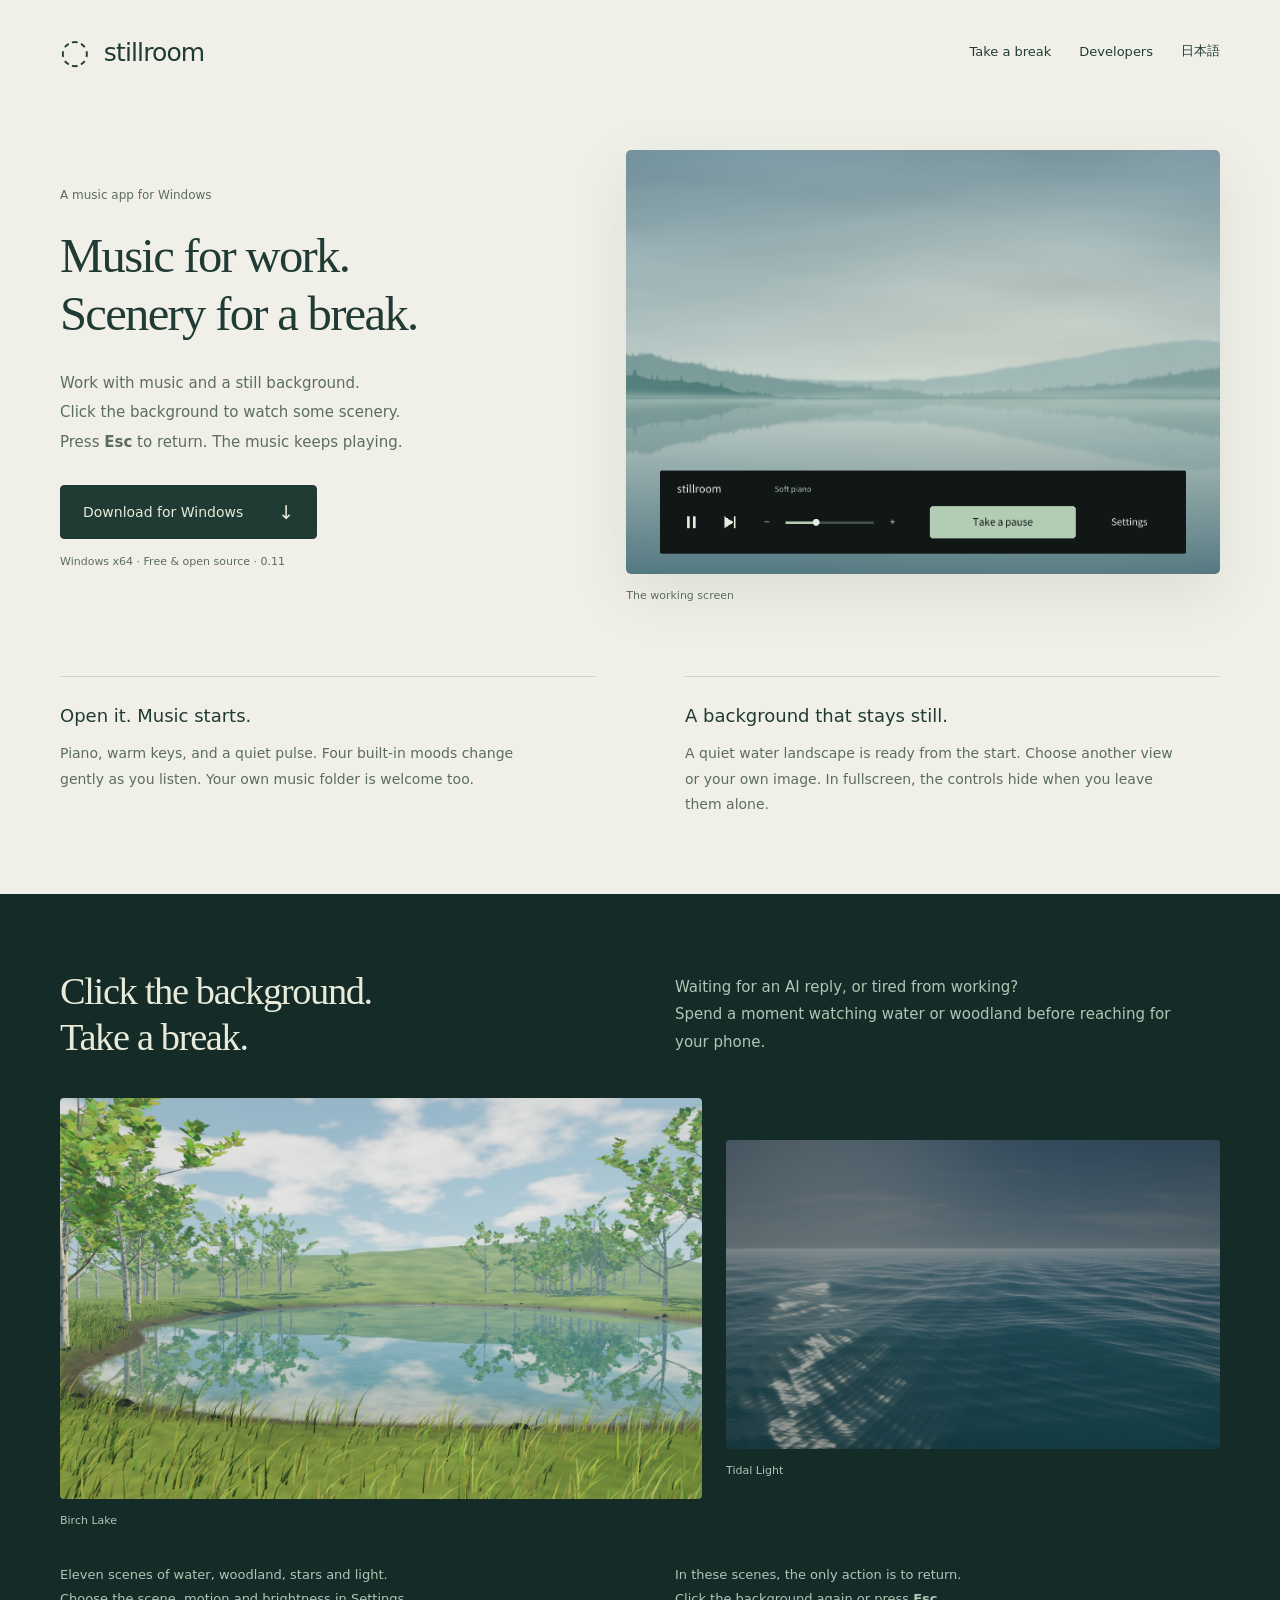
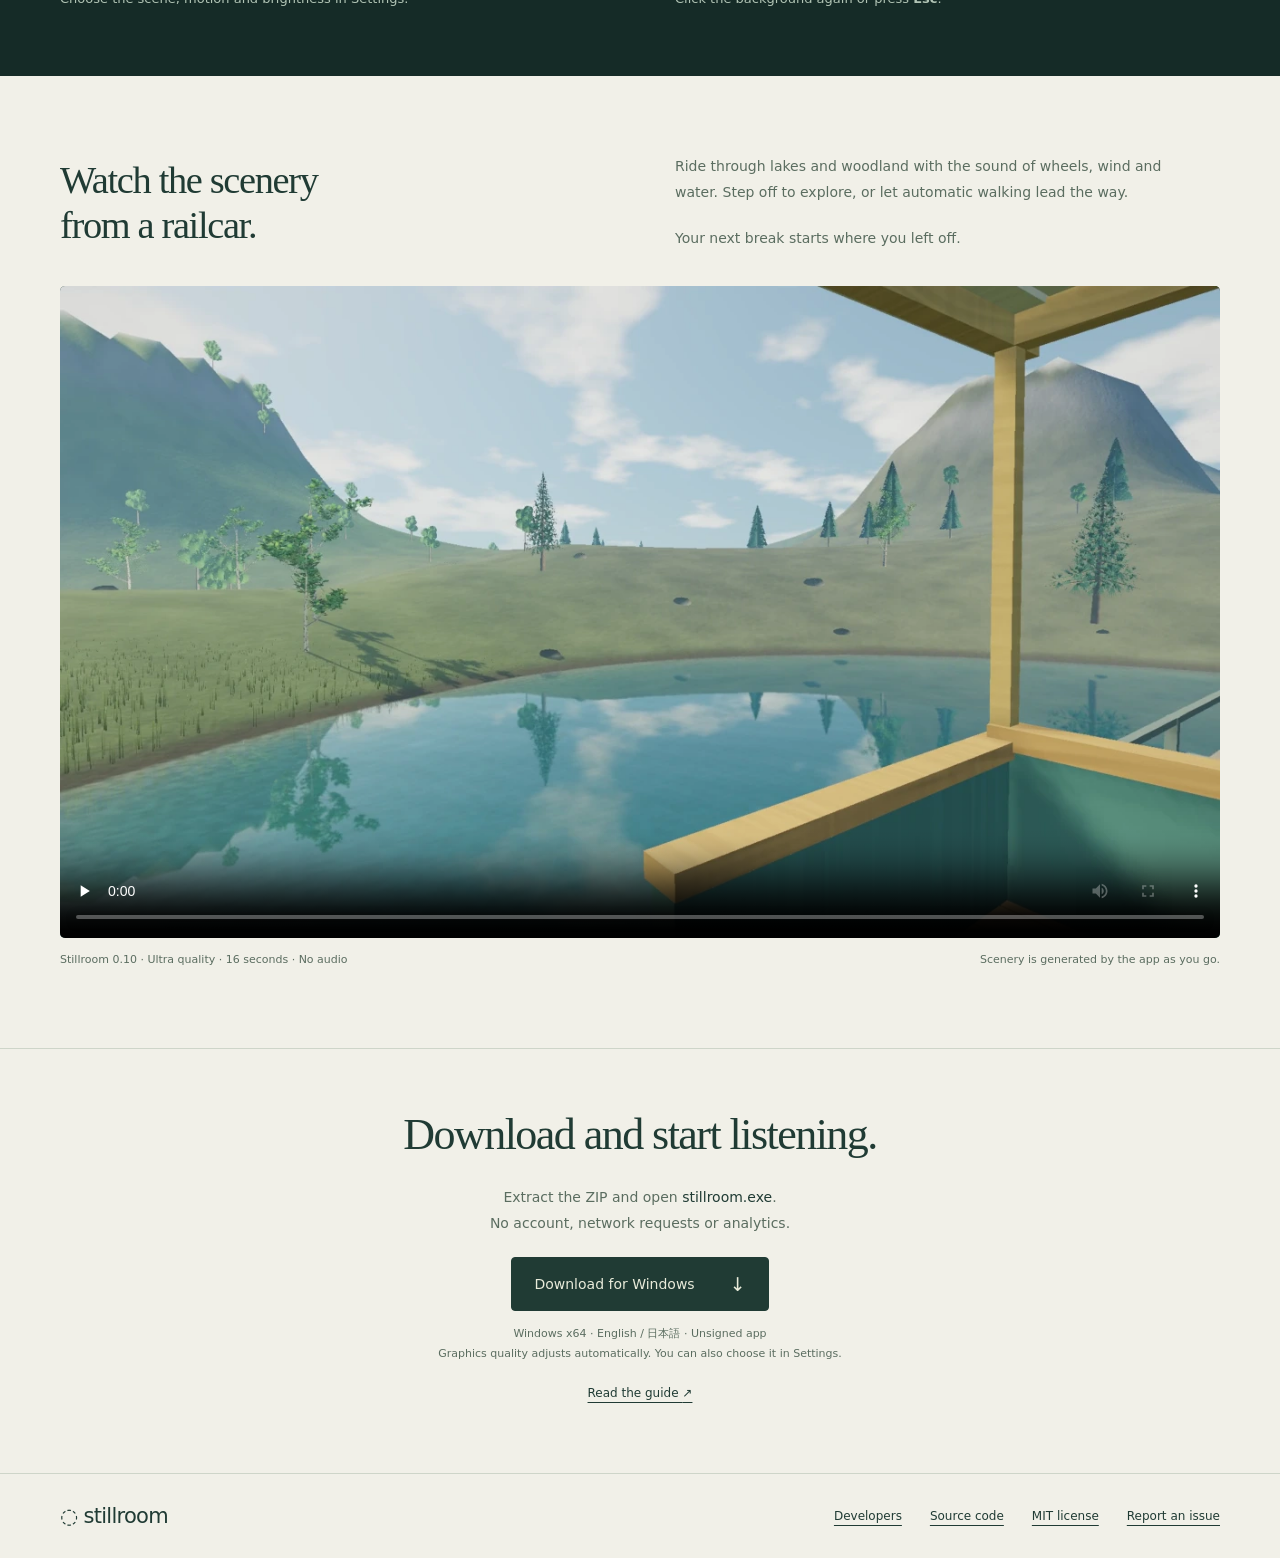
<file: docs/index.html>
<!doctype html>
<html lang="en">
<head>
  <meta charset="utf-8">
  <meta name="viewport" content="width=device-width, initial-scale=1">
  <meta name="description" content="Music and a still background while you work. A click into gentle scenery when you need a break. Stillroom is a free Windows app with built-in music, ready to use.">
  <meta name="theme-color" content="#152b27">
  <meta property="og:title" content="Stillroom — Music for work. Scenery for a break.">
  <meta property="og:description" content="Put on music and get to work. Click the background when you need a break. A free Windows app.">
  <meta property="og:image" content="https://m-simplifier.github.io/stillroom/room-en.png">
  <meta property="og:locale" content="en_US">
  <title>Stillroom — Music for work. Scenery for a break.</title>
  <link rel="canonical" href="https://m-simplifier.github.io/stillroom/">
  <link rel="alternate" hreflang="en" href="https://m-simplifier.github.io/stillroom/">
  <link rel="alternate" hreflang="ja" href="https://m-simplifier.github.io/stillroom/ja.html">
  <link rel="stylesheet" href="style.css">
</head>
<body>
<a class="skip" href="#main">Skip to content</a>
<header class="site-header">
  <a class="brand" href="./" aria-label="Stillroom home"><span class="mark" aria-hidden="true">◌</span> stillroom</a>
  <nav aria-label="Main navigation"><a href="#rest">Take a break</a><a href="developers.html">Developers</a><a href="ja.html" lang="ja" hreflang="ja">日本語</a></nav>
</header>
<main id="main">
  <section class="hero wrap" aria-labelledby="hero-title">
    <div class="hero-copy">
      <p class="eyebrow">A music app for Windows</p>
      <h1 id="hero-title">Music for work.<br>Scenery for a break.</h1>
      <p class="intro">Work with music and a still background.<br>Click the background to watch some scenery.<br>Press <kbd>Esc</kbd> to return. The music keeps playing.</p>
      <a class="button" href="https://github.com/M-simplifier/stillroom/releases/latest">Download for Windows <span aria-hidden="true">↓</span></a>
      <p class="detail">Windows x64 · Free &amp; open source · 0.11</p>
    </div>
    <figure class="player">
      <img src="room-en.png" width="700" height="500" fetchpriority="high" alt="Stillroom's working screen: a still water landscape with a small row of music and settings controls.">
      <figcaption>The working screen</figcaption>
    </figure>
  </section>

  <section class="focus wrap" id="focus" aria-label="While you work">
    <article><h2>Open it. Music starts.</h2><p>Piano, warm keys, and a quiet pulse. Four built-in moods change gently as you listen. Your own music folder is welcome too.</p></article>
    <article><h2>A background that stays still.</h2><p>A quiet water landscape is ready from the start. Choose another view or your own image. In fullscreen, the controls hide when you leave them alone.</p></article>
  </section>

  <section class="rest" id="rest" aria-labelledby="rest-title">
    <div class="wrap">
      <div class="rest-intro">
        <h2 id="rest-title">Click the background.<br>Take a break.</h2>
        <p>Waiting for an AI reply, or tired from working?<br>Spend a moment watching water or woodland before reaching for your phone.</p>
      </div>
      <div class="quiet-scenes">
        <figure><img src="rest-landscape.png" width="1600" height="900" loading="lazy" alt="Birch Lake, with trees and grass reflected in the water."><figcaption>Birch Lake</figcaption></figure>
        <figure><img src="rest-water.png" width="2562" height="1442" loading="lazy" alt="Light reflected across the blue surface of the Tidal Light scene."><figcaption>Tidal Light</figcaption></figure>
      </div>
      <div class="rest-notes">
        <p>Eleven scenes of water, woodland, stars and light.<br>Choose the scene, motion and brightness in Settings.</p>
        <p>In these scenes, the only action is to return.<br>Click the background again or press <kbd>Esc</kbd>.</p>
      </div>
    </div>
  </section>

  <section class="journey wrap" id="journey" aria-labelledby="journey-title">
    <div class="journey-copy">
      <h2 id="journey-title">Watch the scenery<br>from a railcar.</h2>
      <div><p>Ride through lakes and woodland with the sound of wheels, wind and water. Step off to explore, or let automatic walking lead the way.</p><p>Your next break starts where you left off.</p></div>
    </div>
    <figure class="film">
      <div class="film-frame"><video controls playsinline preload="none" poster="journey-poster.webp" width="1280" height="720" aria-label="A journey in Stillroom 0.10 at Ultra quality. 16 seconds, no audio."><source src="journey.mp4" type="video/mp4"><p><a href="journey.mp4">Download the journey film</a></p></video></div>
      <figcaption><span>Stillroom 0.10 · Ultra quality · 16 seconds · No audio</span><span>Scenery is generated by the app as you go.</span></figcaption>
    </figure>
  </section>

  <section class="start wrap" aria-labelledby="start-title">
    <h2 id="start-title">Download and start listening.</h2>
    <p>Extract the ZIP and open <code>stillroom.exe</code>.<br>No account, network requests or analytics.</p>
    <a class="button" href="https://github.com/M-simplifier/stillroom/releases/latest">Download for Windows <span aria-hidden="true">↓</span></a>
    <p class="detail">Windows x64 · English / 日本語 · Unsigned app<br>Graphics quality adjusts automatically. You can also choose it in Settings.</p>
    <a class="guide-link" href="https://github.com/M-simplifier/stillroom/blob/main/docs/guide.md">Read the guide <span aria-hidden="true">↗</span></a>
  </section>
</main>
<footer class="wrap">
  <a class="brand" href="./">◌ stillroom</a>
  <nav aria-label="Project links"><a href="developers.html">Developers</a><a href="https://github.com/M-simplifier/stillroom">Source code</a><a href="https://github.com/M-simplifier/stillroom/blob/main/LICENSE">MIT license</a><a href="https://github.com/M-simplifier/stillroom/issues">Report an issue</a></nav>
</footer>
</body>
</html>
</file>
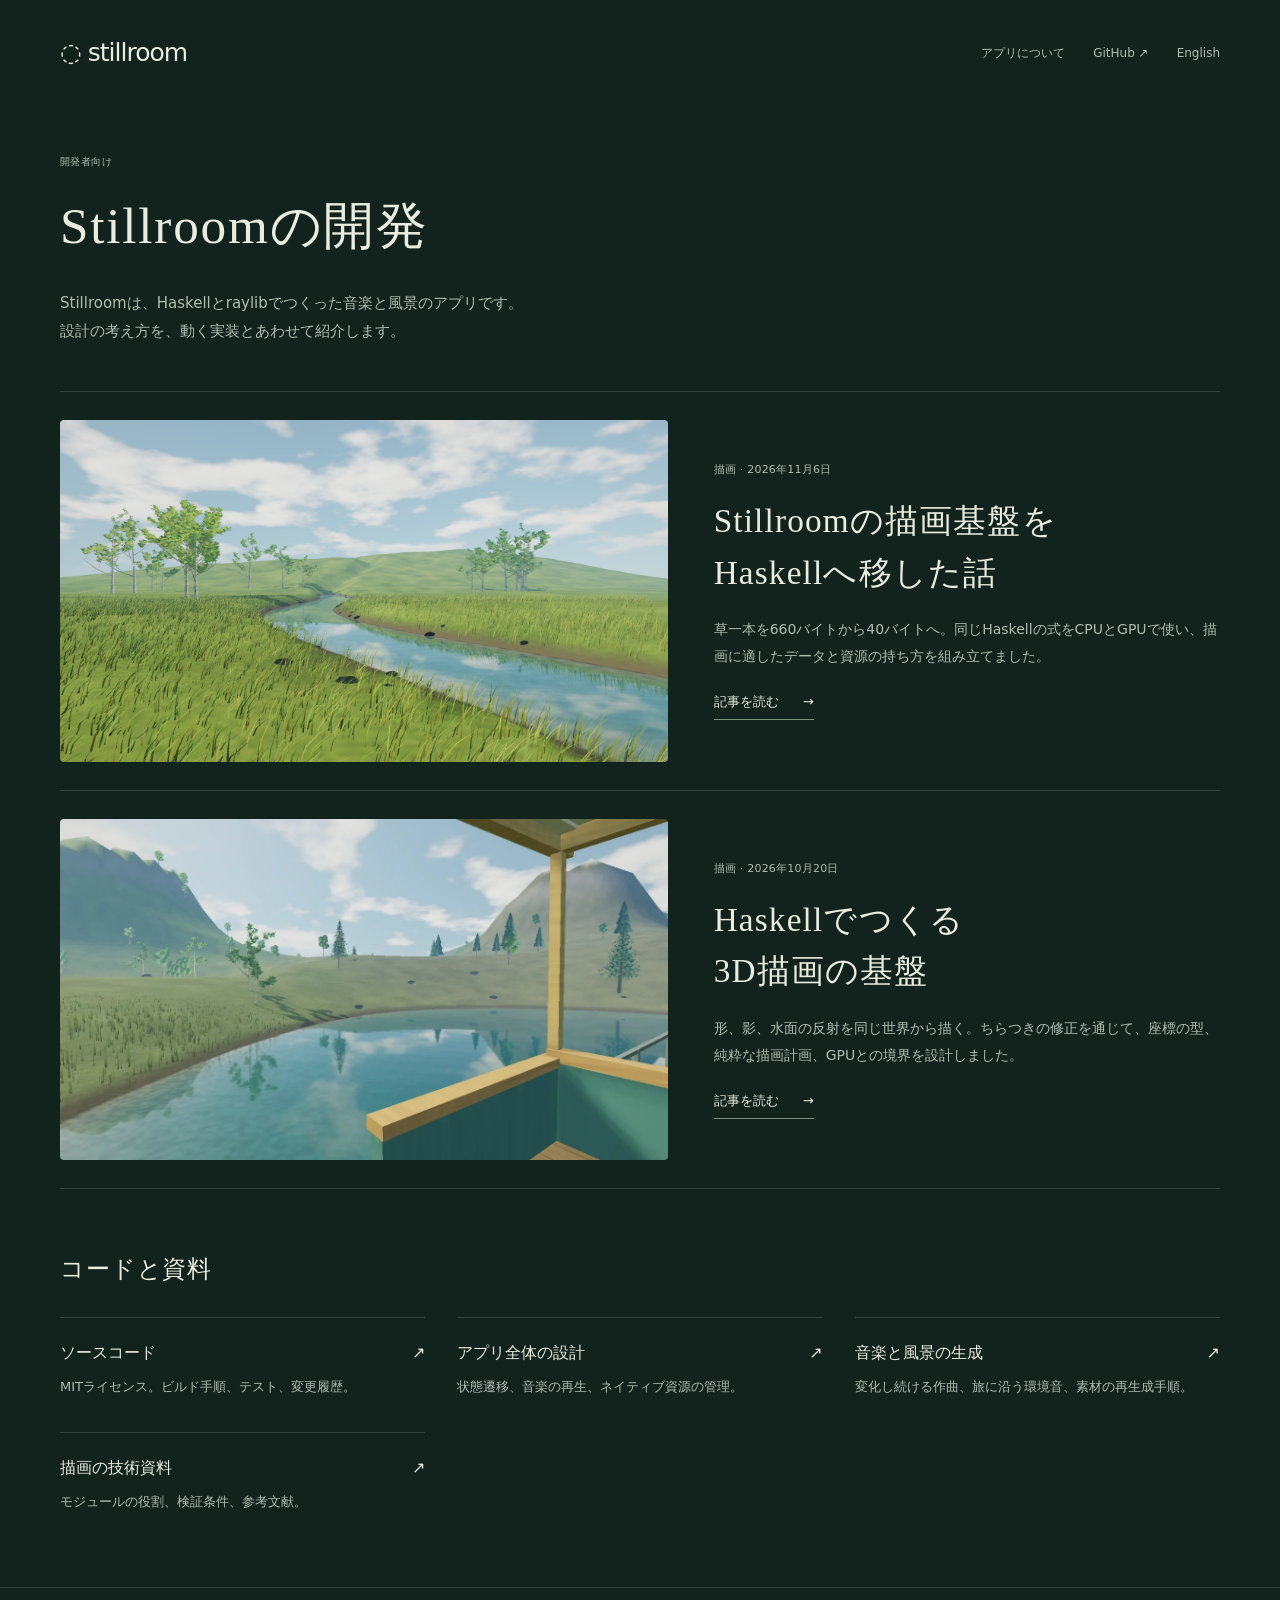
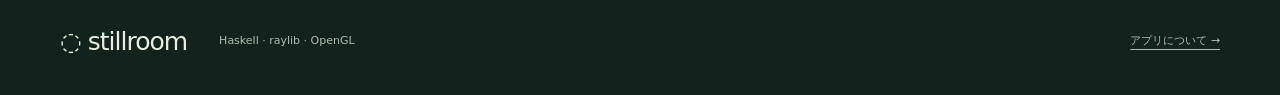
<file: docs/developers-ja.html>
<!doctype html>
<html lang="ja">
<head>
  <meta charset="utf-8">
  <meta name="viewport" content="width=device-width,initial-scale=1">
  <meta name="description" content="Stillroomの開発ノート。Haskellによる描画の設計、型と純粋関数の使い方、実際のコードと検証を紹介します。">
  <meta name="theme-color" content="#12231e">
  <meta property="og:title" content="Stillroomの開発">
  <meta property="og:description" content="Haskellとraylibでつくる、音楽と風景のアプリ。設計と実装を公開しています。">
  <meta property="og:image" content="https://m-simplifier.github.io/stillroom/graphics-foundation.webp">
  <title>開発者向け — Stillroom</title>
  <link rel="canonical" href="https://m-simplifier.github.io/stillroom/developers-ja.html">
  <link rel="alternate" hreflang="ja" href="https://m-simplifier.github.io/stillroom/developers-ja.html">
  <link rel="alternate" hreflang="en" href="https://m-simplifier.github.io/stillroom/developers.html">
  <link rel="stylesheet" href="graphics-foundation.css">
  <link rel="stylesheet" href="developers.css">
</head>
<body>
<a class="skip" href="#content">本文へ</a>
<header class="masthead wrap">
  <a class="brand" href="ja.html">◌ stillroom</a>
  <nav aria-label="メインナビゲーション"><a href="ja.html">アプリについて</a><a href="https://github.com/M-simplifier/stillroom">GitHub ↗</a><a href="developers.html" lang="en" hreflang="en">English</a></nav>
</header>
<main class="developer-home wrap" id="content">
  <div class="developer-intro">
    <p class="kicker">開発者向け</p>
    <h1>Stillroomの開発</h1>
    <p>Stillroomは、Haskellとraylibでつくった音楽と風景のアプリです。<br>設計の考え方を、動く実装とあわせて紹介します。</p>
  </div>
  <article class="feature-story">
    <a href="haskell-renderer.html">
      <img src="haskell-renderer.png" width="1600" height="900" alt="小川のそばに広がる草原。Haskellで生成した地形と植物を描いたStillroom 0.12の画面。">
      <div class="feature-copy"><p class="kicker">描画 · 2026年11月6日</p><h2>Stillroomの描画基盤を<br>Haskellへ移した話</h2><p>草一本を660バイトから40バイトへ。同じHaskellの式をCPUとGPUで使い、描画に適したデータと資源の持ち方を組み立てました。</p><span class="read-story">記事を読む <span aria-hidden="true">→</span></span></div>
    </a>
  </article>
  <article class="feature-story">
    <a href="graphics-foundation.html">
      <img src="graphics-foundation.webp" width="1280" height="720" alt="湖畔を進むトロッコ。木製の車体に影が落ち、水面には景色が映る。">
      <div class="feature-copy"><p class="kicker">描画 · 2026年10月20日</p><h2>Haskellでつくる<br>3D描画の基盤</h2><p>形、影、水面の反射を同じ世界から描く。ちらつきの修正を通じて、座標の型、純粋な描画計画、GPUとの境界を設計しました。</p><span class="read-story">記事を読む <span aria-hidden="true">→</span></span></div>
    </a>
  </article>
  <section class="developer-resources" aria-labelledby="resources-title">
    <h2 id="resources-title">コードと資料</h2>
    <div class="resource-list">
      <a href="https://github.com/M-simplifier/stillroom"><h3>ソースコード <span aria-hidden="true">↗</span></h3><p>MITライセンス。ビルド手順、テスト、変更履歴。</p></a>
      <a href="https://github.com/M-simplifier/stillroom/blob/main/docs/architecture.md"><h3>アプリ全体の設計 <span aria-hidden="true">↗</span></h3><p>状態遷移、音楽の再生、ネイティブ資源の管理。</p></a>
      <a href="https://github.com/M-simplifier/stillroom/blob/main/docs/builtin-world.md"><h3>音楽と風景の生成 <span aria-hidden="true">↗</span></h3><p>変化し続ける作曲、旅に沿う環境音、素材の再生成手順。</p></a>
      <a href="https://github.com/M-simplifier/stillroom/blob/main/docs/graphics-foundation.md"><h3>描画の技術資料 <span aria-hidden="true">↗</span></h3><p>モジュールの役割、検証条件、参考文献。</p></a>
    </div>
  </section>
</main>
<footer class="wrap"><a class="brand" href="ja.html">◌ stillroom</a><p>Haskell · raylib · OpenGL</p><a href="ja.html">アプリについて →</a></footer>
</body>
</html>
</file>
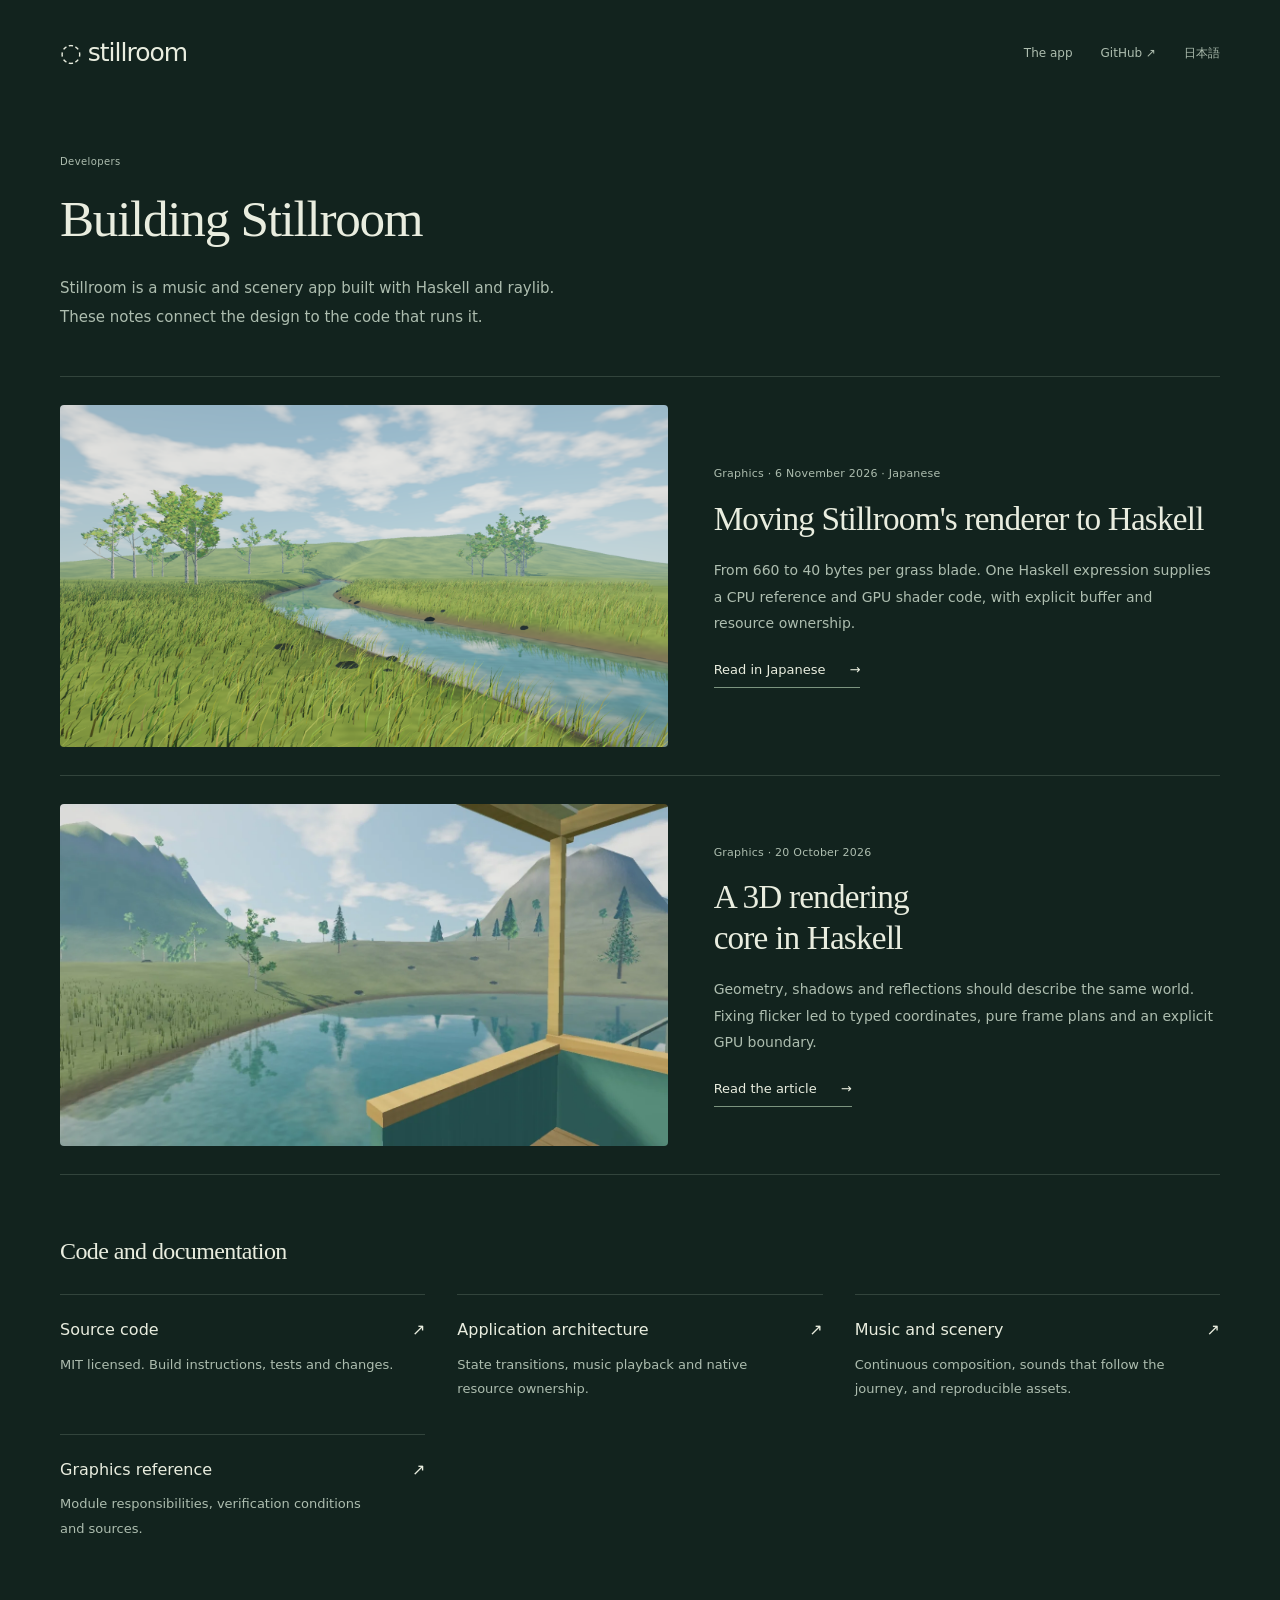
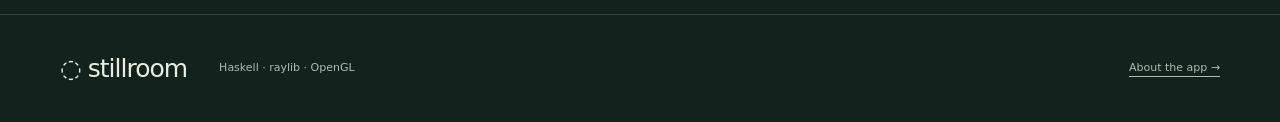
<file: docs/developers.html>
<!doctype html>
<html lang="en">
<head>
  <meta charset="utf-8">
  <meta name="viewport" content="width=device-width,initial-scale=1">
  <meta name="description" content="Stillroom development notes: graphics in Haskell, typed coordinates, pure rendering plans, source code and verification.">
  <meta name="theme-color" content="#12231e">
  <meta property="og:title" content="Building Stillroom">
  <meta property="og:description" content="A music and scenery app built with Haskell and raylib. Explore its design and implementation.">
  <meta property="og:image" content="https://m-simplifier.github.io/stillroom/graphics-foundation.webp">
  <title>Developers — Stillroom</title>
  <link rel="canonical" href="https://m-simplifier.github.io/stillroom/developers.html">
  <link rel="alternate" hreflang="en" href="https://m-simplifier.github.io/stillroom/developers.html">
  <link rel="alternate" hreflang="ja" href="https://m-simplifier.github.io/stillroom/developers-ja.html">
  <link rel="stylesheet" href="graphics-foundation.css">
  <link rel="stylesheet" href="developers.css">
</head>
<body class="en">
<a class="skip" href="#content">Skip to content</a>
<header class="masthead wrap">
  <a class="brand" href="./">◌ stillroom</a>
  <nav aria-label="Main navigation"><a href="./">The app</a><a href="https://github.com/M-simplifier/stillroom">GitHub ↗</a><a href="developers-ja.html" lang="ja" hreflang="ja">日本語</a></nav>
</header>
<main class="developer-home wrap" id="content">
  <div class="developer-intro">
    <p class="kicker">Developers</p>
    <h1>Building Stillroom</h1>
    <p>Stillroom is a music and scenery app built with Haskell and raylib.<br>These notes connect the design to the code that runs it.</p>
  </div>
  <article class="feature-story">
    <a href="haskell-renderer.html" hreflang="ja">
      <img src="haskell-renderer.png" width="1600" height="900" alt="A grassy meadow beside a stream in Stillroom 0.12, with terrain and plants generated in Haskell.">
      <div class="feature-copy"><p class="kicker">Graphics · 6 November 2026 · Japanese</p><h2>Moving Stillroom's renderer to Haskell</h2><p>From 660 to 40 bytes per grass blade. One Haskell expression supplies a CPU reference and GPU shader code, with explicit buffer and resource ownership.</p><span class="read-story">Read in Japanese <span aria-hidden="true">→</span></span></div>
    </a>
  </article>
  <article class="feature-story">
    <a href="graphics-foundation-en.html">
      <img src="graphics-foundation.webp" width="1280" height="720" alt="A railcar beside a lake, with shadows on its wooden body and scenery reflected in the water.">
      <div class="feature-copy"><p class="kicker">Graphics · 20 October 2026</p><h2>A 3D rendering<br>core in Haskell</h2><p>Geometry, shadows and reflections should describe the same world. Fixing flicker led to typed coordinates, pure frame plans and an explicit GPU boundary.</p><span class="read-story">Read the article <span aria-hidden="true">→</span></span></div>
    </a>
  </article>
  <section class="developer-resources" aria-labelledby="resources-title">
    <h2 id="resources-title">Code and documentation</h2>
    <div class="resource-list">
      <a href="https://github.com/M-simplifier/stillroom"><h3>Source code <span aria-hidden="true">↗</span></h3><p>MIT licensed. Build instructions, tests and changes.</p></a>
      <a href="https://github.com/M-simplifier/stillroom/blob/main/docs/architecture.md"><h3>Application architecture <span aria-hidden="true">↗</span></h3><p>State transitions, music playback and native resource ownership.</p></a>
      <a href="https://github.com/M-simplifier/stillroom/blob/main/docs/builtin-world.md"><h3>Music and scenery <span aria-hidden="true">↗</span></h3><p>Continuous composition, sounds that follow the journey, and reproducible assets.</p></a>
      <a href="https://github.com/M-simplifier/stillroom/blob/main/docs/graphics-foundation.md"><h3>Graphics reference <span aria-hidden="true">↗</span></h3><p>Module responsibilities, verification conditions and sources.</p></a>
    </div>
  </section>
</main>
<footer class="wrap"><a class="brand" href="./">◌ stillroom</a><p>Haskell · raylib · OpenGL</p><a href="./">About the app →</a></footer>
</body>
</html>
</file>
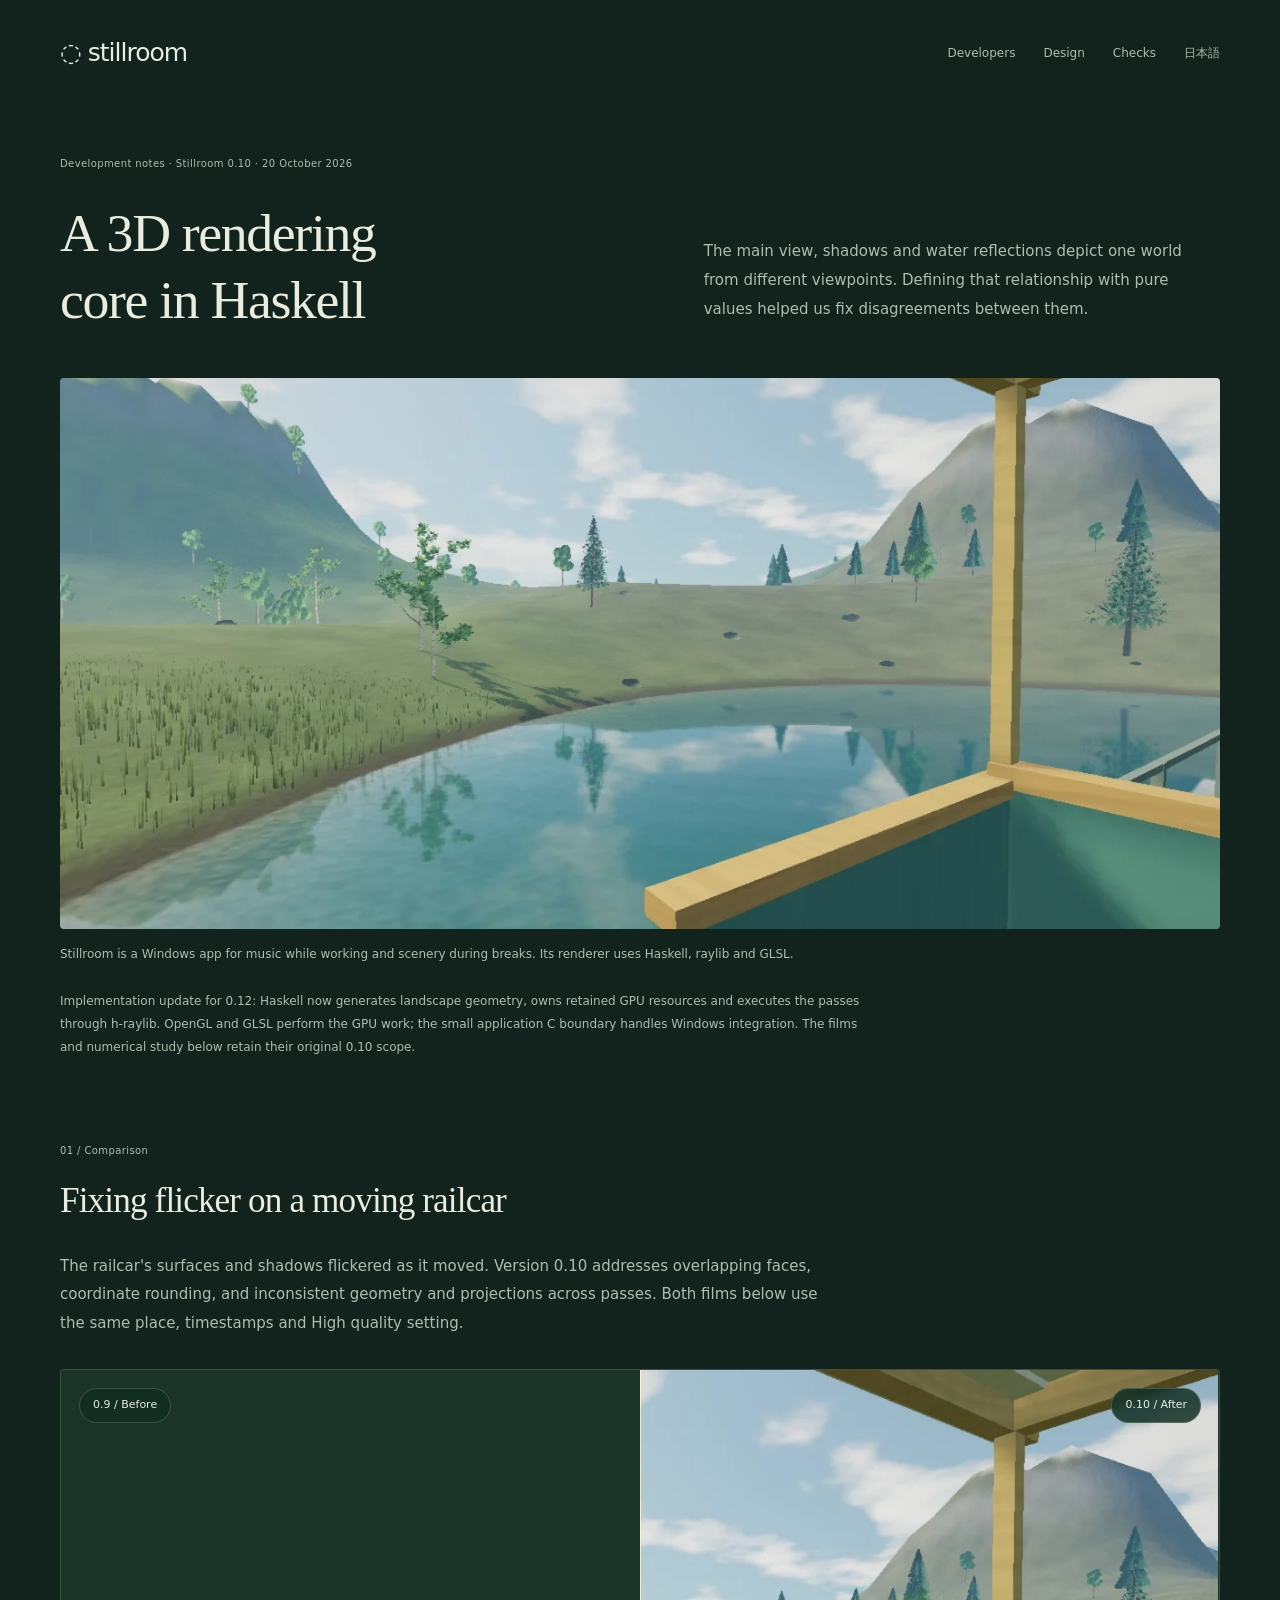
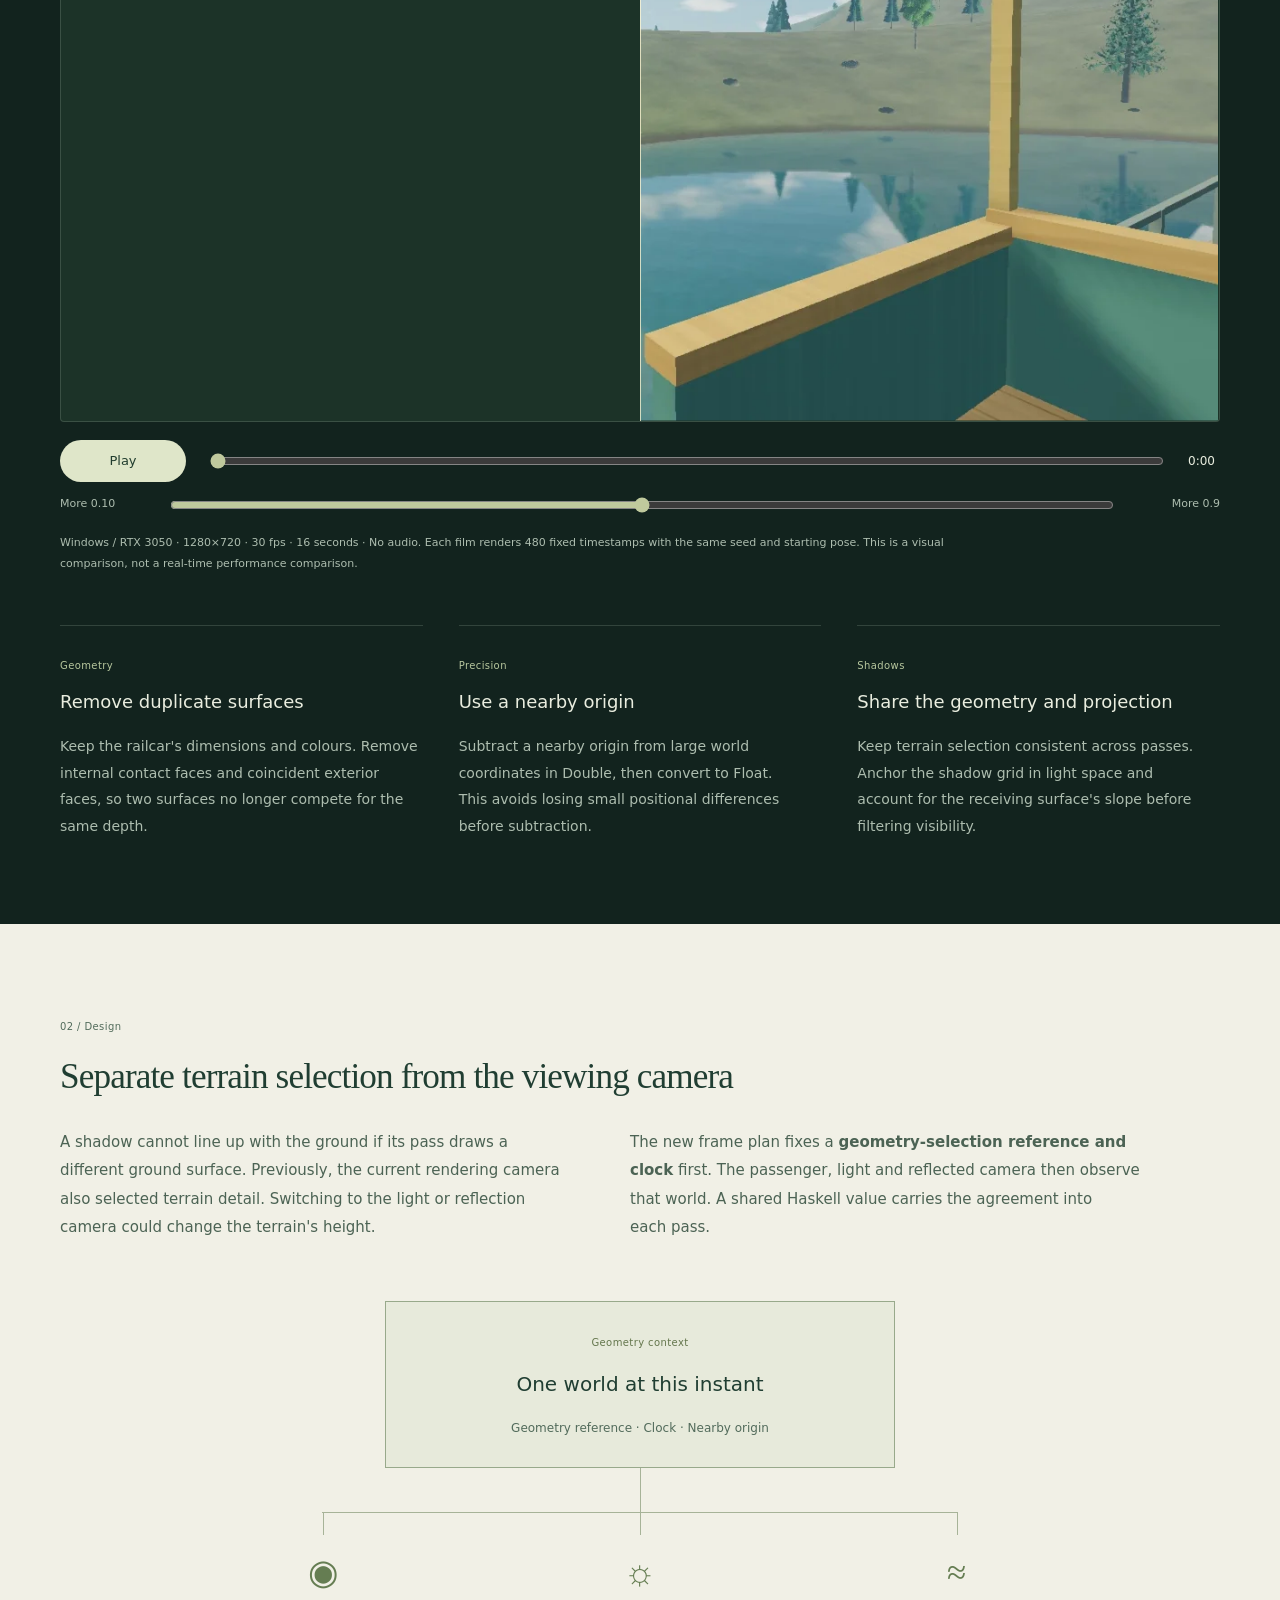
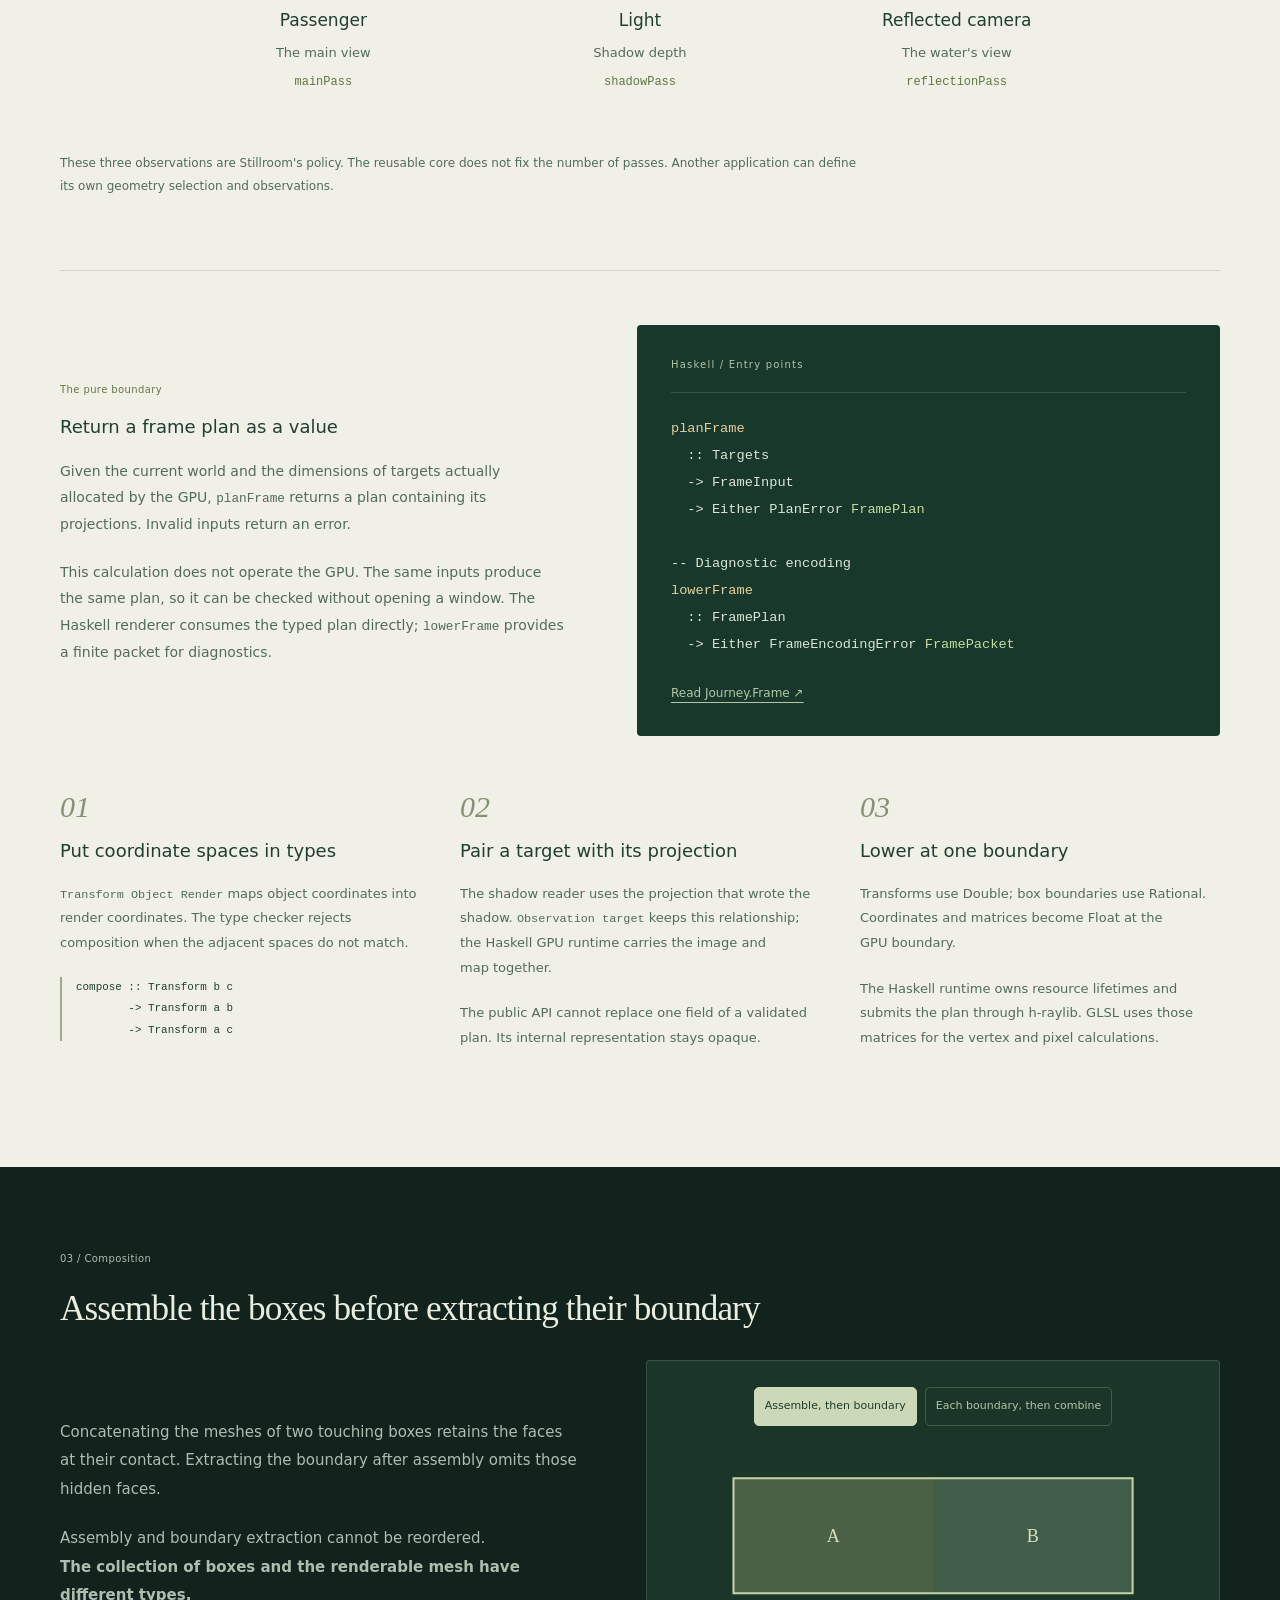
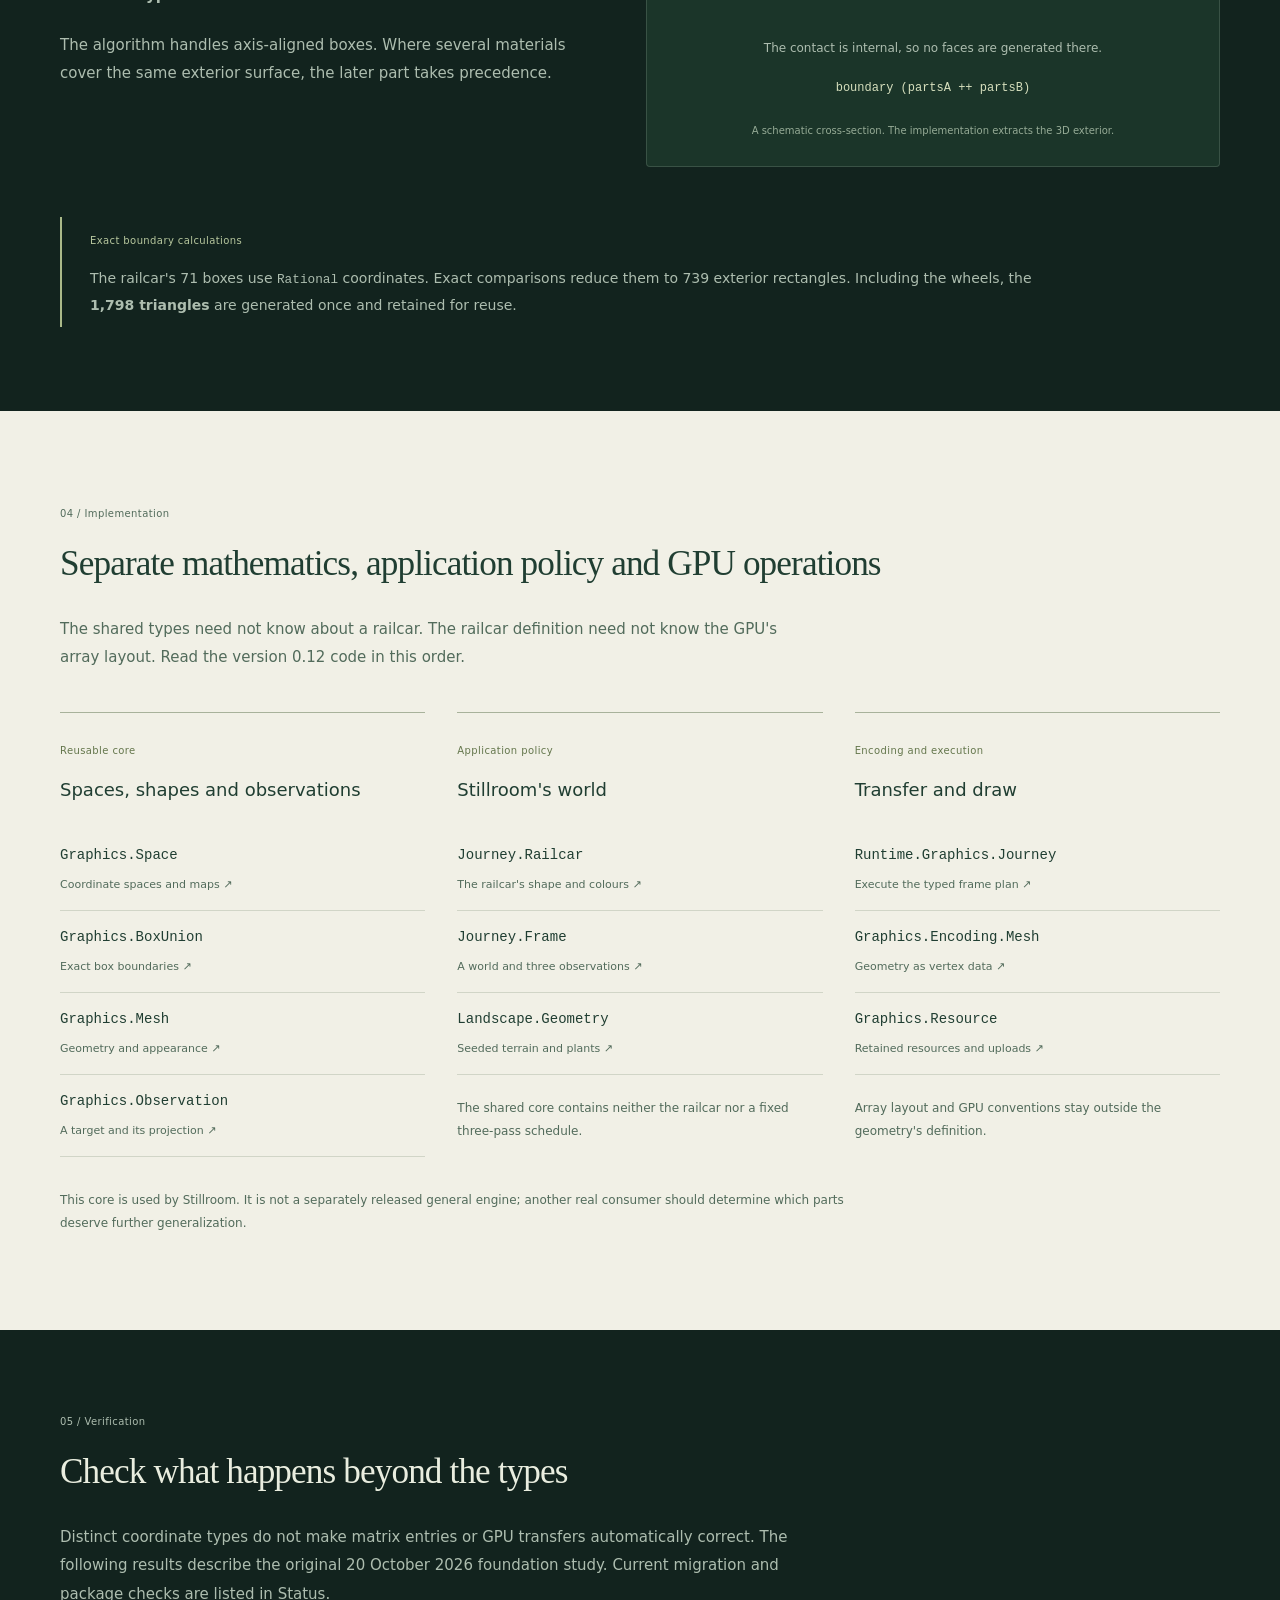
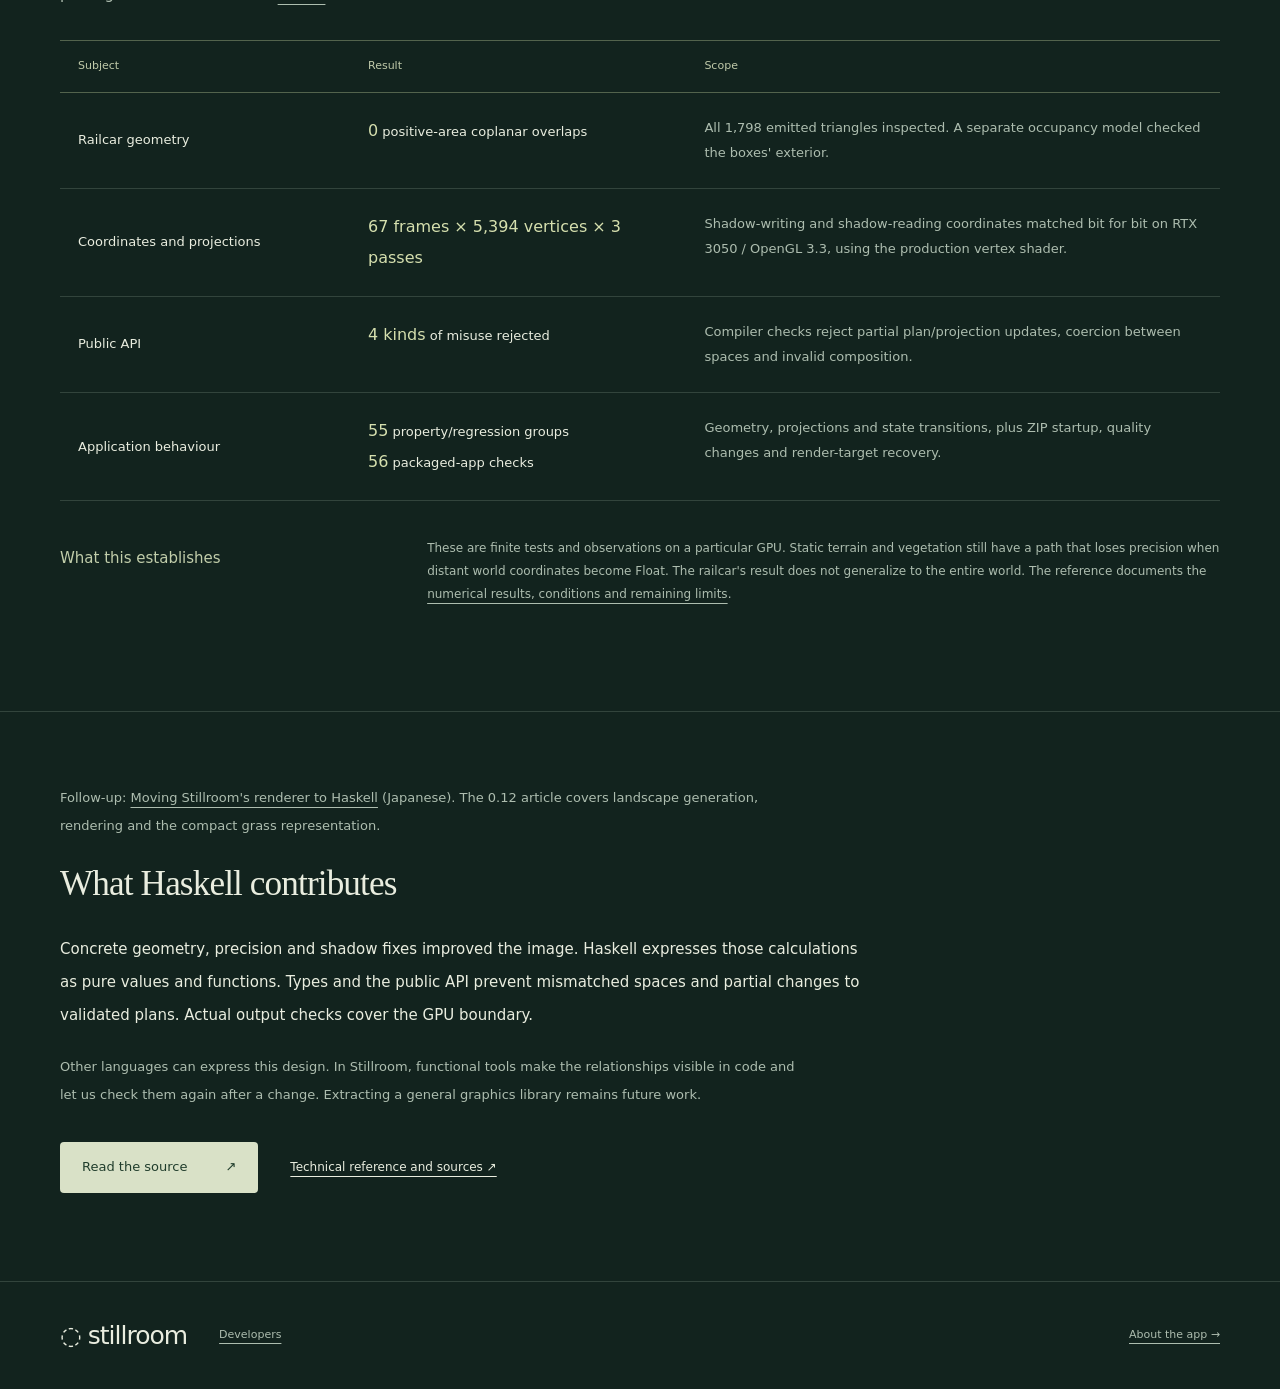
<file: docs/graphics-foundation-en.html>
<!doctype html>
<html lang="en">
<head>
  <meta charset="utf-8">
  <meta name="viewport" content="width=device-width,initial-scale=1">
  <meta name="description" content="Designing 3D graphics in Haskell: typed coordinates, pure frame plans, exact box boundaries and GPU verification, from fixing flicker in Stillroom.">
  <meta name="theme-color" content="#12231e">
  <meta property="og:title" content="A 3D rendering core in Haskell — Stillroom">
  <meta property="og:description" content="Geometry, shadows and reflections should describe the same world. How typed coordinates and pure frame plans help keep them consistent.">
  <meta property="og:image" content="https://m-simplifier.github.io/stillroom/graphics-foundation.webp">
  <title>A 3D rendering core in Haskell — Stillroom</title>
  <link rel="canonical" href="https://m-simplifier.github.io/stillroom/graphics-foundation-en.html">
  <link rel="alternate" hreflang="en" href="https://m-simplifier.github.io/stillroom/graphics-foundation-en.html">
  <link rel="alternate" hreflang="ja" href="https://m-simplifier.github.io/stillroom/graphics-foundation.html">
  <link rel="stylesheet" href="graphics-foundation.css">
  <script src="graphics-foundation.js" defer></script>
</head>
<body class="en">
<a class="skip" href="#content">Skip to content</a>
<header class="masthead wrap">
  <a class="brand" href="./">◌ stillroom</a>
  <nav aria-label="Article navigation"><a href="developers.html">Developers</a><a href="#design">Design</a><a href="#evidence">Checks</a><a href="graphics-foundation.html" lang="ja" hreflang="ja">日本語</a></nav>
</header>
<main id="content">
  <section class="opening wrap">
    <p class="kicker">Development notes · Stillroom 0.10 · <time datetime="2026-10-20">20 October 2026</time></p>
    <div class="title-row"><h1>A 3D rendering<br>core in Haskell</h1><p class="intro">The main view, shadows and water reflections depict one world from different viewpoints. Defining that relationship with pure values helped us fix disagreements between them.</p></div>
    <div class="cover"><img src="graphics-foundation.webp" width="1280" height="720" alt="A wooden railcar passing a lake in Stillroom 0.10."></div>
    <p class="cover-note">Stillroom is a Windows app for music while working and scenery during breaks. Its renderer uses Haskell, raylib and GLSL.</p>
    <p class="aside">Implementation update for 0.12: Haskell now generates landscape geometry, owns retained GPU resources and executes the passes through h-raylib. OpenGL and GLSL perform the GPU work; the small application C boundary handles Windows integration. The films and numerical study below retain their original 0.10 scope.</p>
  </section>

  <section class="section wrap" id="film" aria-labelledby="film-title">
    <div class="section-heading"><span class="index">01 / Comparison</span><h2 id="film-title">Fixing flicker on a moving railcar</h2></div>
    <p class="measure">The railcar's surfaces and shadows flickered as it moved. Version 0.10 addresses overlapping faces, coordinate rounding, and inconsistent geometry and projections across passes. Both films below use the same place, timestamps and High quality setting.</p>
    <figure class="comparison">
      <div class="screen">
        <video id="before" src="graphics-before.mp4" muted playsinline preload="metadata" aria-label="Journey rendered in version 0.9"></video>
        <div class="after-layer" id="afterLayer"><video id="after" src="graphics-after.mp4" poster="graphics-foundation.webp" muted playsinline preload="metadata" aria-label="Journey rendered in version 0.10"></video></div>
        <div class="divider" id="divider"></div>
        <span class="tag left">0.9 / Before</span><span class="tag right">0.10 / After</span>
      </div>
      <div class="playback"><button type="button" id="play">Play</button><label class="sr-only" for="time">Video time</label><input id="time" type="range" min="0" max="15.95" value="0" step=".01"><output id="clock" for="time">0:00</output></div>
      <div class="split-control"><span>More 0.10</span><label class="sr-only" for="split">Comparison boundary</label><input id="split" type="range" min="0" max="100" value="50"><span>More 0.9</span></div>
      <figcaption>Windows / RTX 3050 · 1280×720 · 30 fps · 16 seconds · No audio. Each film renders 480 fixed timestamps with the same seed and starting pose. This is a visual comparison, not a real-time performance comparison.</figcaption>
    </figure>
    <div class="triptych">
      <article><span class="tiny">Geometry</span><h3>Remove duplicate surfaces</h3><p>Keep the railcar's dimensions and colours. Remove internal contact faces and coincident exterior faces, so two surfaces no longer compete for the same depth.</p></article>
      <article><span class="tiny">Precision</span><h3>Use a nearby origin</h3><p>Subtract a nearby origin from large world coordinates in Double, then convert to Float. This avoids losing small positional differences before subtraction.</p></article>
      <article><span class="tiny">Shadows</span><h3>Share the geometry and projection</h3><p>Keep terrain selection consistent across passes. Anchor the shadow grid in light space and account for the receiving surface's slope before filtering visibility.</p></article>
    </div>
  </section>

  <section class="paper" id="design" aria-labelledby="design-title">
    <div class="wrap section">
      <div class="section-heading"><span class="index">02 / Design</span><h2 id="design-title">Separate terrain selection from the viewing camera</h2></div>
      <div class="prose-pair"><p>A shadow cannot line up with the ground if its pass draws a different ground surface. Previously, the current rendering camera also selected terrain detail. Switching to the light or reflection camera could change the terrain's height.</p><p>The new frame plan fixes a <strong>geometry-selection reference and clock</strong> first. The passenger, light and reflected camera then observe that world. A shared Haskell value carries the agreement into each pass.</p></div>
      <div class="observation-diagram" aria-label="One geometry context shared by the main, shadow and reflection observations">
        <div class="world-value"><span class="tiny">Geometry context</span><strong>One world at this instant</strong><span>Geometry reference · Clock · Nearby origin</span></div>
        <div class="branches" aria-hidden="true"></div>
        <div class="views">
          <article><span class="orb" aria-hidden="true">◉</span><h3>Passenger</h3><p>The main view</p><code>mainPass</code></article>
          <article><span class="orb" aria-hidden="true">☼</span><h3>Light</h3><p>Shadow depth</p><code>shadowPass</code></article>
          <article><span class="orb" aria-hidden="true">≈</span><h3>Reflected camera</h3><p>The water's view</p><code>reflectionPass</code></article>
        </div>
      </div>
      <p class="aside">These three observations are Stillroom's policy. The reusable core does not fix the number of passes. Another application can define its own geometry selection and observations.</p>
      <div class="code-story">
        <div><span class="tiny">The pure boundary</span><h3>Return a frame plan as a value</h3><p>Given the current world and the dimensions of targets actually allocated by the GPU, <code>planFrame</code> returns a plan containing its projections. Invalid inputs return an error.</p><p>This calculation does not operate the GPU. The same inputs produce the same plan, so it can be checked without opening a window. The Haskell renderer consumes the typed plan directly; <code>lowerFrame</code> provides a finite packet for diagnostics.</p></div>
        <div class="code-panel"><div class="code-label">Haskell / Entry points</div><pre><code><span class="fn">planFrame</span>
  :: Targets
  -&gt; FrameInput
  -&gt; Either PlanError <span class="ty">FramePlan</span>

-- Diagnostic encoding
<span class="fn">lowerFrame</span>
  :: FramePlan
  -&gt; Either FrameEncodingError <span class="ty">FramePacket</span></code></pre><a href="https://github.com/M-simplifier/stillroom/blob/v0.12.0/src/Stillroom/Journey/Frame.hs">Read Journey.Frame ↗</a></div>
      </div>
      <div class="principles">
        <article><span>01</span><h3>Put coordinate spaces in types</h3><p><code>Transform Object Render</code> maps object coordinates into render coordinates. The type checker rejects composition when the adjacent spaces do not match.</p><pre><code>compose :: Transform b c
        -&gt; Transform a b
        -&gt; Transform a c</code></pre></article>
        <article><span>02</span><h3>Pair a target with its projection</h3><p>The shadow reader uses the projection that wrote the shadow. <code>Observation target</code> keeps this relationship; the Haskell GPU runtime carries the image and map together.</p><p>The public API cannot replace one field of a validated plan. Its internal representation stays opaque.</p></article>
        <article><span>03</span><h3>Lower at one boundary</h3><p>Transforms use Double; box boundaries use Rational. Coordinates and matrices become Float at the GPU boundary.</p><p>The Haskell runtime owns resource lifetimes and submits the plan through h-raylib. GLSL uses those matrices for the vertex and pixel calculations.</p></article>
      </div>
    </div>
  </section>

  <section class="section wrap" aria-labelledby="shape-title">
    <div class="section-heading"><span class="index">03 / Composition</span><h2 id="shape-title">Assemble the boxes before extracting their boundary</h2></div>
    <div class="shape-layout">
      <div><p>Concatenating the meshes of two touching boxes retains the faces at their contact. Extracting the boundary after assembly omits those hidden faces.</p><p>Assembly and boundary extraction cannot be reordered. <strong>The collection of boxes and the renderable mesh have different types.</strong></p><p class="muted">The algorithm handles axis-aligned boxes. Where several materials cover the same exterior surface, the later part takes precedence.</p></div>
      <div class="assembly" id="assembly">
        <div class="choice" role="group" aria-label="Order of boundary extraction"><button type="button" id="assembleFirst" aria-pressed="true">Assemble, then boundary</button><button type="button" id="boundaryFirst" aria-pressed="false">Each boundary, then combine</button></div>
        <svg viewBox="0 0 520 200" role="img" aria-labelledby="assembly-title"><title id="assembly-title">Cross-section of two touching boxes. Extracting the boundary after assembly removes the internal faces.</title>
          <rect class="box-a" x="62" y="42" width="198" height="114"/><rect class="box-b" x="260" y="42" width="198" height="114"/>
          <path class="outer" d="M62 42H458V156H62Z"/><path class="contact" d="M257 42V156M263 42V156"/>
          <text x="161" y="105">A</text><text x="359" y="105">B</text>
        </svg>
        <p id="assemblyNote" aria-live="polite">The contact is internal, so no faces are generated there.</p>
        <code id="assemblyCode">boundary (partsA ++ partsB)</code>
        <p class="small">A schematic cross-section. The implementation extracts the 3D exterior.</p>
      </div>
    </div>
    <div class="callout"><span class="tiny">Exact boundary calculations</span><p>The railcar's 71 boxes use <code>Rational</code> coordinates. Exact comparisons reduce them to 739 exterior rectangles. Including the wheels, the <strong>1,798 triangles</strong> are generated once and retained for reuse.</p></div>
  </section>

  <section class="paper" aria-labelledby="code-title">
    <div class="section wrap">
      <div class="section-heading"><span class="index">04 / Implementation</span><h2 id="code-title">Separate mathematics, application policy and GPU operations</h2></div>
      <p class="measure">The shared types need not know about a railcar. The railcar definition need not know the GPU's array layout. Read the version 0.12 code in this order.</p>
      <div class="module-map">
        <article><span class="tiny">Reusable core</span><h3>Spaces, shapes and observations</h3><a href="https://github.com/M-simplifier/stillroom/blob/v0.12.0/src/Stillroom/Graphics/Space.hs"><code>Graphics.Space</code><span>Coordinate spaces and maps ↗</span></a><a href="https://github.com/M-simplifier/stillroom/blob/v0.12.0/src/Stillroom/Graphics/BoxUnion.hs"><code>Graphics.BoxUnion</code><span>Exact box boundaries ↗</span></a><a href="https://github.com/M-simplifier/stillroom/blob/v0.12.0/src/Stillroom/Graphics/Mesh.hs"><code>Graphics.Mesh</code><span>Geometry and appearance ↗</span></a><a href="https://github.com/M-simplifier/stillroom/blob/v0.12.0/src/Stillroom/Graphics/Observation.hs"><code>Graphics.Observation</code><span>A target and its projection ↗</span></a></article>
        <article><span class="tiny">Application policy</span><h3>Stillroom's world</h3><a href="https://github.com/M-simplifier/stillroom/blob/v0.12.0/src/Stillroom/Journey/Railcar.hs"><code>Journey.Railcar</code><span>The railcar's shape and colours ↗</span></a><a href="https://github.com/M-simplifier/stillroom/blob/v0.12.0/src/Stillroom/Journey/Frame.hs"><code>Journey.Frame</code><span>A world and three observations ↗</span></a><a href="https://github.com/M-simplifier/stillroom/blob/v0.12.0/src/Stillroom/Landscape/Geometry.hs"><code>Landscape.Geometry</code><span>Seeded terrain and plants ↗</span></a><p>The shared core contains neither the railcar nor a fixed three-pass schedule.</p></article>
        <article><span class="tiny">Encoding and execution</span><h3>Transfer and draw</h3><a href="https://github.com/M-simplifier/stillroom/blob/v0.12.0/runtime/Stillroom/Runtime/Graphics/Journey.hs"><code>Runtime.Graphics.Journey</code><span>Execute the typed frame plan ↗</span></a><a href="https://github.com/M-simplifier/stillroom/blob/v0.12.0/src/Stillroom/Graphics/Encoding/Mesh.hs"><code>Graphics.Encoding.Mesh</code><span>Geometry as vertex data ↗</span></a><a href="https://github.com/M-simplifier/stillroom/blob/v0.12.0/runtime/Stillroom/Runtime/Graphics/Resource.hs"><code>Graphics.Resource</code><span>Retained resources and uploads ↗</span></a><p>Array layout and GPU conventions stay outside the geometry's definition.</p></article>
      </div>
      <p class="aside">This core is used by Stillroom. It is not a separately released general engine; another real consumer should determine which parts deserve further generalization.</p>
    </div>
  </section>

  <section class="section wrap" id="evidence" aria-labelledby="evidence-title">
    <div class="section-heading"><span class="index">05 / Verification</span><h2 id="evidence-title">Check what happens beyond the types</h2></div>
    <p class="measure">Distinct coordinate types do not make matrix entries or GPU transfers automatically correct. The following results describe the original 20 October 2026 foundation study. Current migration and package checks are listed in <a href="https://github.com/M-simplifier/stillroom/blob/v0.12.0/STATUS.md">Status</a>.</p>
    <div class="evidence-table" role="region" aria-label="Verification results" tabindex="0">
      <table><thead><tr><th>Subject</th><th>Result</th><th>Scope</th></tr></thead><tbody>
        <tr><th>Railcar geometry</th><td><strong>0</strong> positive-area coplanar overlaps</td><td>All 1,798 emitted triangles inspected. A separate occupancy model checked the boxes' exterior.</td></tr>
        <tr><th>Coordinates and projections</th><td><strong>67 frames × 5,394 vertices × 3 passes</strong></td><td>Shadow-writing and shadow-reading coordinates matched bit for bit on RTX 3050 / OpenGL 3.3, using the production vertex shader.</td></tr>
        <tr><th>Public API</th><td><strong>4 kinds</strong> of misuse rejected</td><td>Compiler checks reject partial plan/projection updates, coercion between spaces and invalid composition.</td></tr>
        <tr><th>Application behaviour</th><td><strong>55</strong> property/regression groups<br><strong>56</strong> packaged-app checks</td><td>Geometry, projections and state transitions, plus ZIP startup, quality changes and render-target recovery.</td></tr>
      </tbody></table>
    </div>
    <div class="limits"><h3>What this establishes</h3><p>These are finite tests and observations on a particular GPU. Static terrain and vegetation still have a path that loses precision when distant world coordinates become Float. The railcar's result does not generalize to the entire world. The reference documents the <a href="https://github.com/M-simplifier/stillroom/blob/v0.10.0/docs/graphics-foundation.md#verification-and-limits">numerical results, conditions and remaining limits</a>.</p></div>
  </section>

  <section class="closing wrap">
    <p class="muted">Follow-up: <a href="haskell-renderer.html" hreflang="ja">Moving Stillroom's renderer to Haskell</a> (Japanese). The 0.12 article covers landscape generation, rendering and the compact grass representation.</p>
    <h2>What Haskell contributes</h2>
    <p>Concrete geometry, precision and shadow fixes improved the image. Haskell expresses those calculations as pure values and functions. Types and the public API prevent mismatched spaces and partial changes to validated plans. Actual output checks cover the GPU boundary.</p>
    <p class="muted">Other languages can express this design. In Stillroom, functional tools make the relationships visible in code and let us check them again after a change. Extracting a general graphics library remains future work.</p>
    <div class="closing-links"><a class="button" href="https://github.com/M-simplifier/stillroom/tree/v0.12.0/src/Stillroom/Graphics">Read the source <span>↗</span></a><a href="https://github.com/M-simplifier/stillroom/blob/v0.12.0/docs/graphics-foundation.md#sources">Technical reference and sources ↗</a></div>
  </section>
</main>
<footer class="wrap"><a class="brand" href="./">◌ stillroom</a><p><a href="developers.html">Developers</a></p><a href="./">About the app →</a></footer>
</body>
</html>
</file>
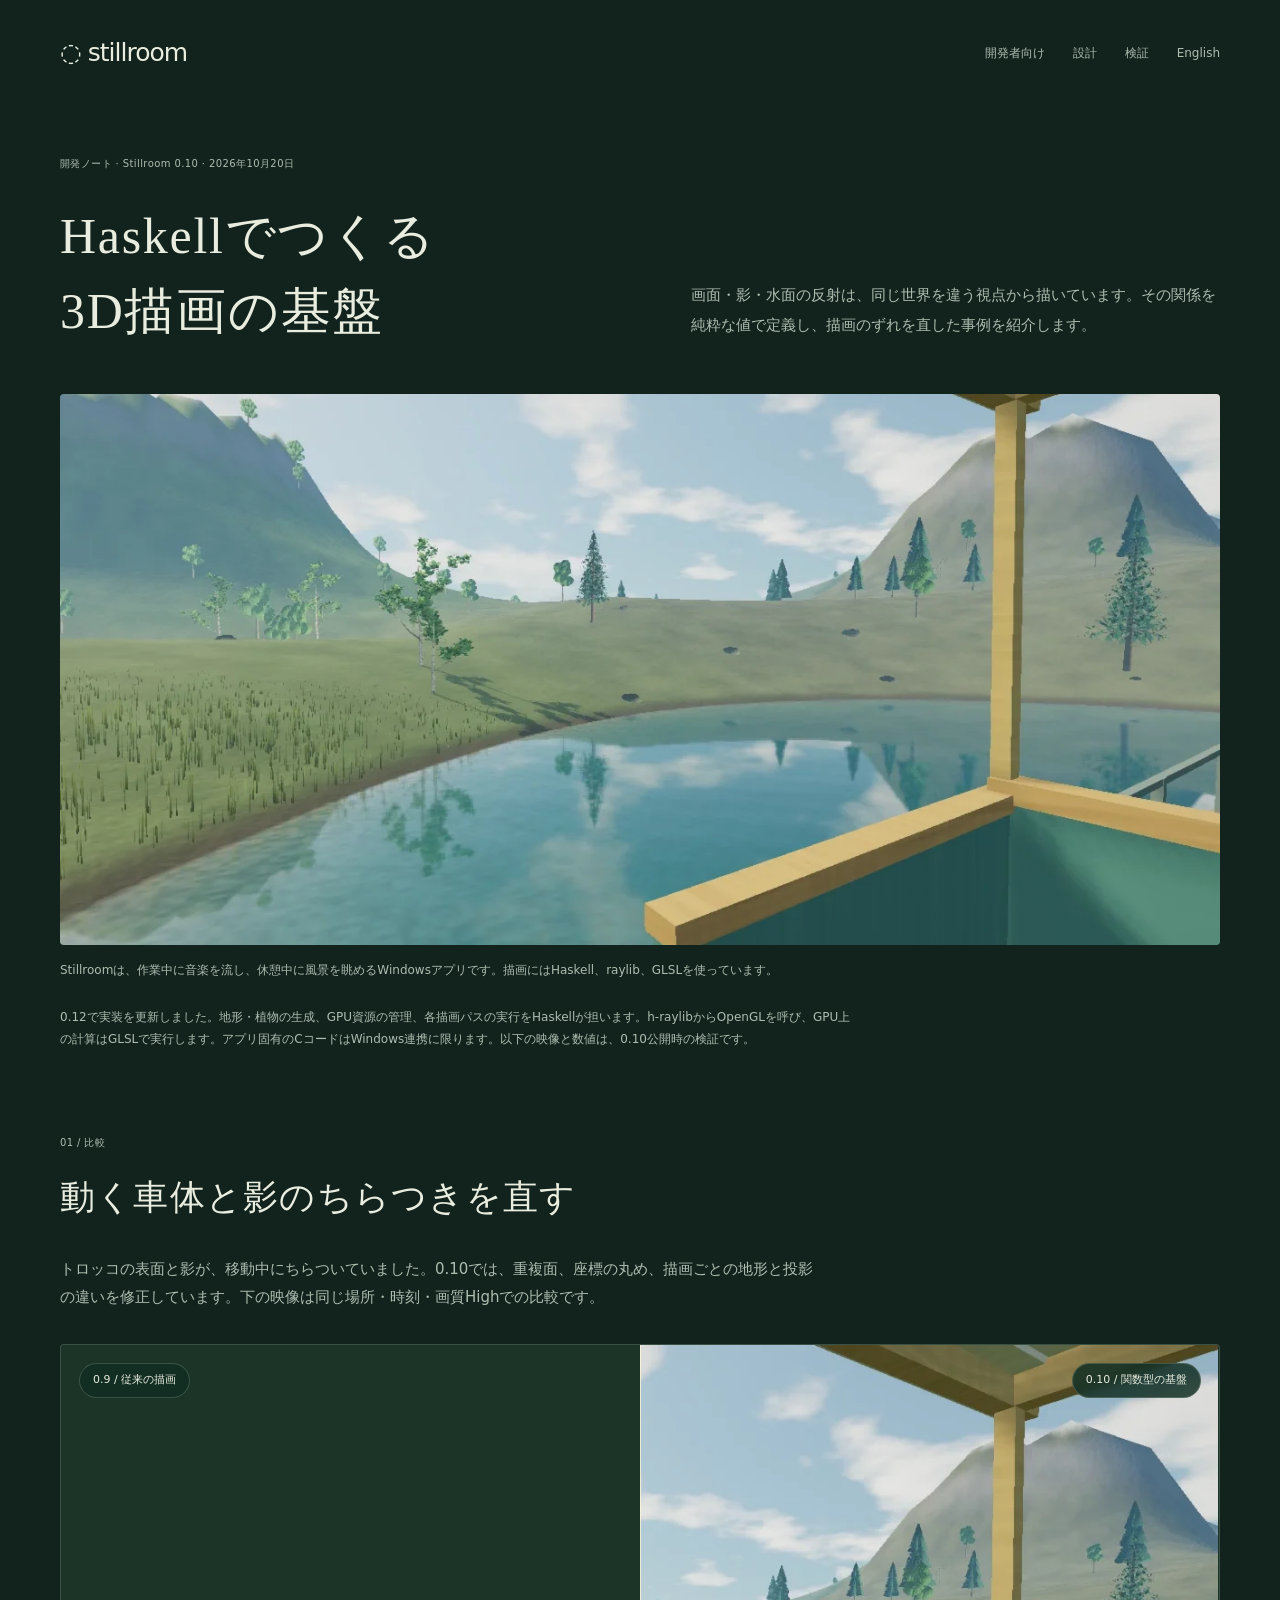
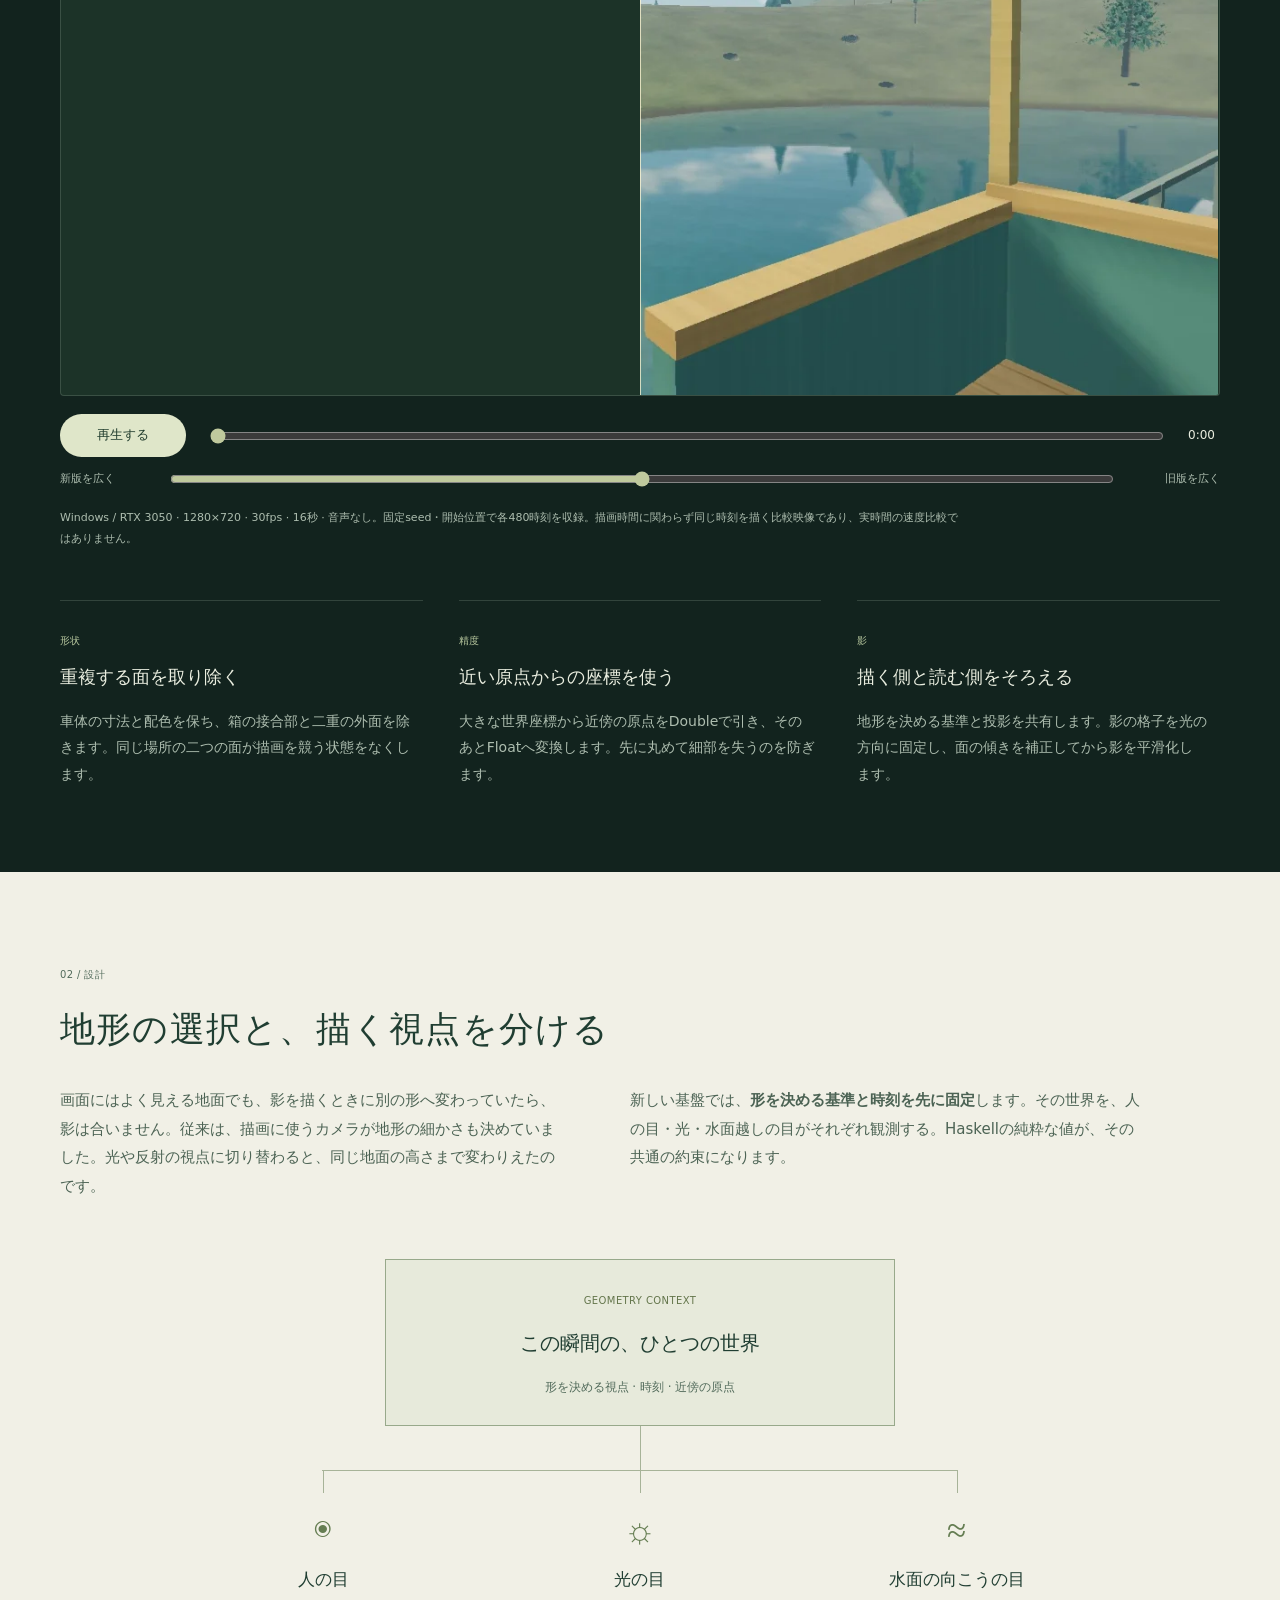
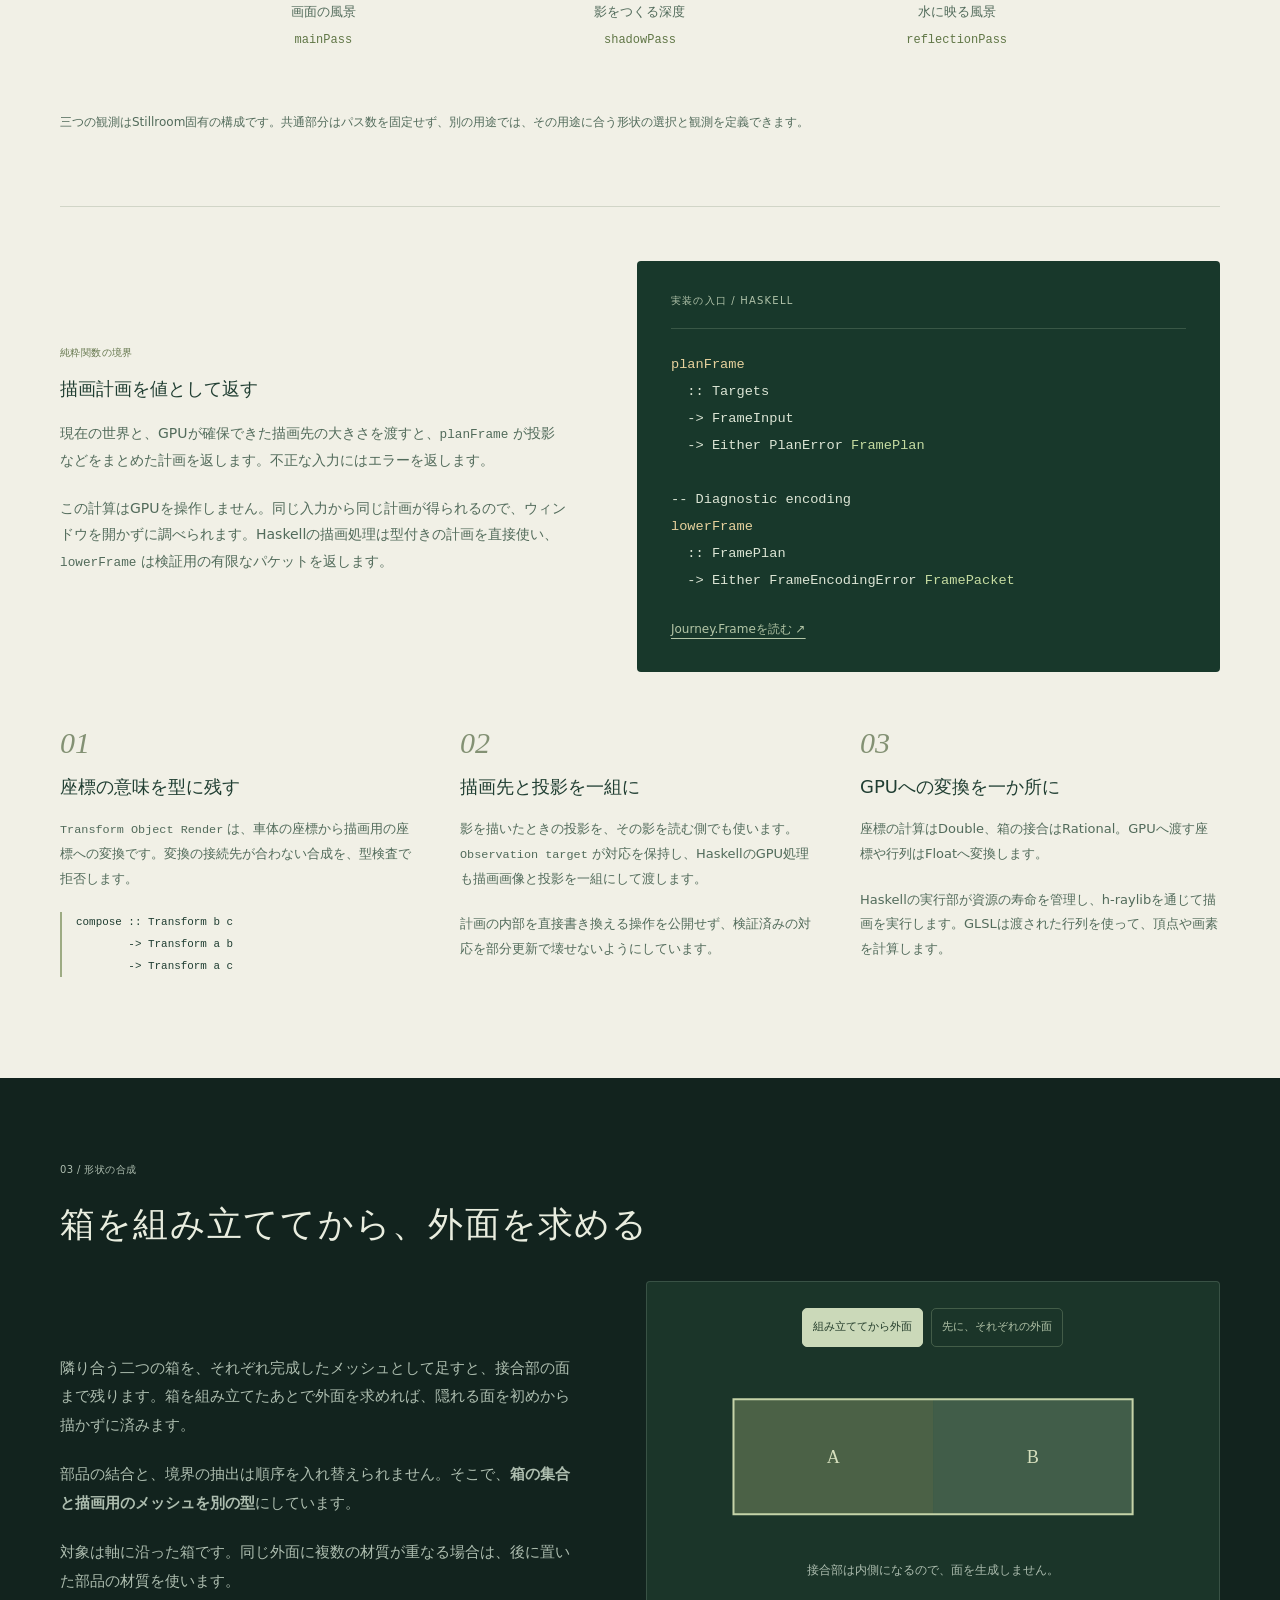
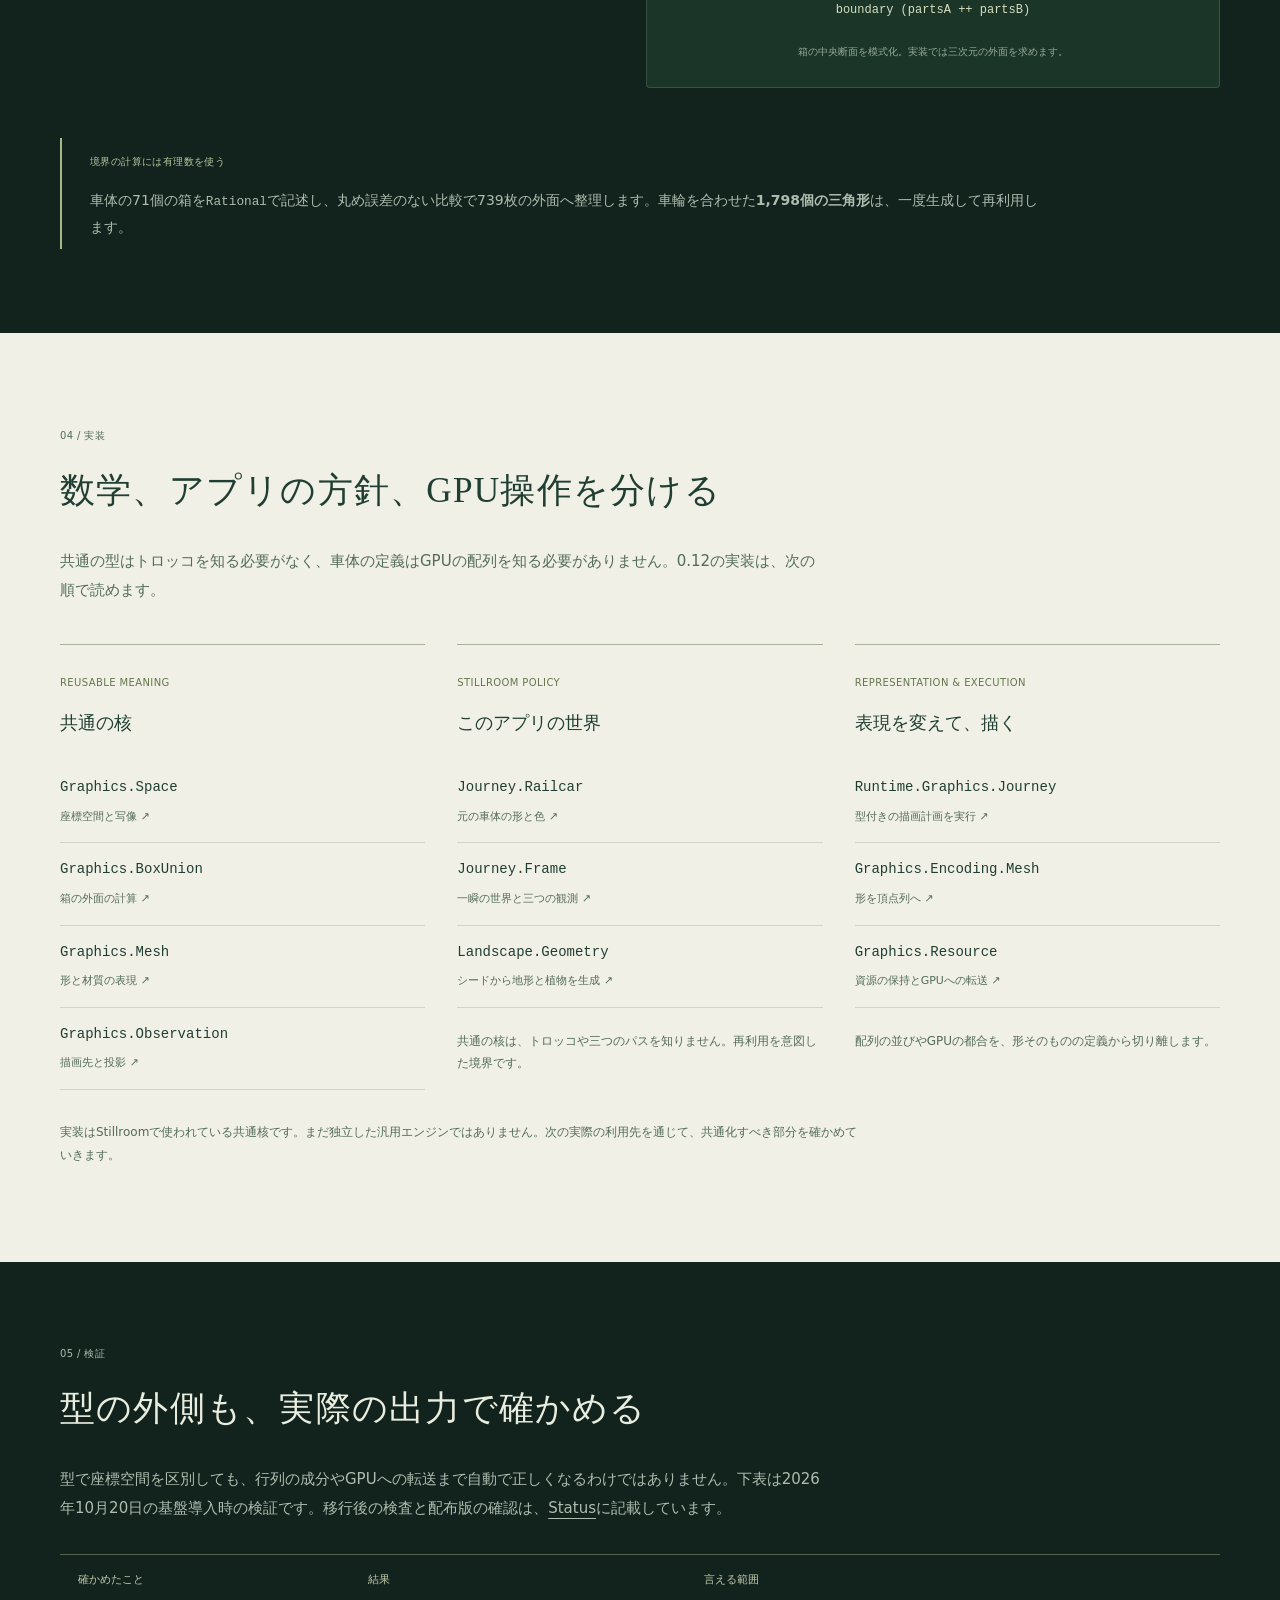
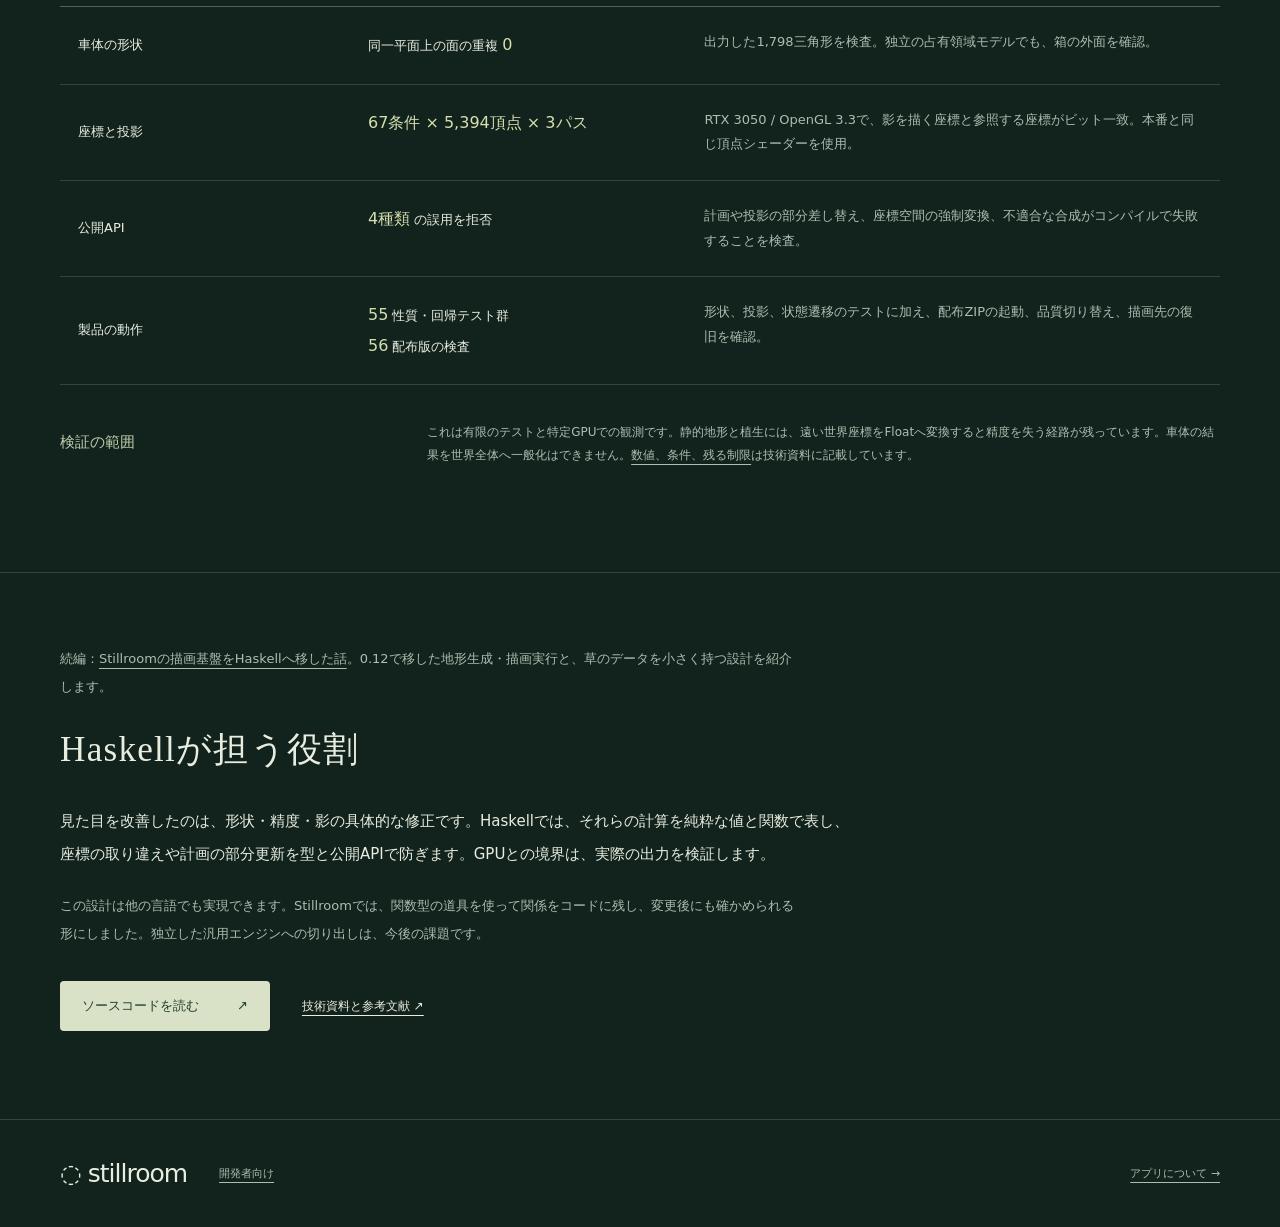
<file: docs/graphics-foundation.html>
<!doctype html>
<html lang="ja">
<head>
  <meta charset="utf-8">
  <meta name="viewport" content="width=device-width,initial-scale=1">
  <meta name="description" content="Haskellで3D描画をどう設計するか。Stillroomのちらつきを直した事例から、座標の型、純粋な描画計画、形状の合成、GPUでの検証を紹介します。">
  <meta name="theme-color" content="#12231e">
  <meta property="og:title" content="Haskellでつくる3D描画の基盤 — Stillroom">
  <meta property="og:description" content="画面・影・水面の反射を同じ世界から描く。型と純粋関数を、動くアプリの描画へつなぐ設計。">
  <meta property="og:image" content="https://m-simplifier.github.io/stillroom/graphics-foundation.webp">
  <title>Haskellでつくる3D描画の基盤 — Stillroom</title>
  <link rel="canonical" href="https://m-simplifier.github.io/stillroom/graphics-foundation.html">
  <link rel="alternate" hreflang="ja" href="https://m-simplifier.github.io/stillroom/graphics-foundation.html">
  <link rel="alternate" hreflang="en" href="https://m-simplifier.github.io/stillroom/graphics-foundation-en.html">
  <link rel="stylesheet" href="graphics-foundation.css">
  <script src="graphics-foundation.js" defer></script>
</head>
<body>
<a class="skip" href="#content">本文へ</a>
<header class="masthead wrap">
  <a class="brand" href="ja.html">◌ stillroom</a>
  <nav aria-label="記事ナビゲーション"><a href="developers-ja.html">開発者向け</a><a href="#design">設計</a><a href="#evidence">検証</a><a href="graphics-foundation-en.html" lang="en" hreflang="en">English</a></nav>
</header>
<main id="content">
  <section class="opening wrap">
    <p class="kicker">開発ノート · Stillroom 0.10 · <time datetime="2026-10-20">2026年10月20日</time></p>
    <div class="title-row"><h1>Haskellでつくる<br>3D描画の基盤</h1><p class="intro">画面・影・水面の反射は、同じ世界を違う視点から描いています。その関係を純粋な値で定義し、描画のずれを直した事例を紹介します。</p></div>
    <div class="cover"><img src="graphics-foundation.webp" width="1280" height="720" alt="Stillroom 0.10の旅。湖畔を進む木製のトロッコ。"></div>
    <p class="cover-note">Stillroomは、作業中に音楽を流し、休憩中に風景を眺めるWindowsアプリです。描画にはHaskell、raylib、GLSLを使っています。</p>
    <p class="aside">0.12で実装を更新しました。地形・植物の生成、GPU資源の管理、各描画パスの実行をHaskellが担います。h-raylibからOpenGLを呼び、GPU上の計算はGLSLで実行します。アプリ固有のCコードはWindows連携に限ります。以下の映像と数値は、0.10公開時の検証です。</p>
  </section>

  <section class="section wrap" id="film" aria-labelledby="film-title">
    <div class="section-heading"><span class="index">01 / 比較</span><h2 id="film-title">動く車体と影のちらつきを直す</h2></div>
    <p class="measure">トロッコの表面と影が、移動中にちらついていました。0.10では、重複面、座標の丸め、描画ごとの地形と投影の違いを修正しています。下の映像は同じ場所・時刻・画質Highでの比較です。</p>
    <figure class="comparison">
      <div class="screen">
        <video id="before" src="graphics-before.mp4" muted playsinline preload="metadata" aria-label="旧版0.9の旅の映像"></video>
        <div class="after-layer" id="afterLayer"><video id="after" src="graphics-after.mp4" poster="graphics-foundation.webp" muted playsinline preload="metadata" aria-label="新版0.10の旅の映像"></video></div>
        <div class="divider" id="divider"></div>
        <span class="tag left">0.9 / 従来の描画</span><span class="tag right">0.10 / 関数型の基盤</span>
      </div>
      <div class="playback"><button type="button" id="play">再生する</button><label class="sr-only" for="time">映像の時刻</label><input id="time" type="range" min="0" max="15.95" value="0" step=".01"><output id="clock" for="time">0:00</output></div>
      <div class="split-control"><span>新版を広く</span><label class="sr-only" for="split">新旧映像の境界</label><input id="split" type="range" min="0" max="100" value="50"><span>旧版を広く</span></div>
      <figcaption>Windows / RTX 3050 · 1280×720 · 30fps · 16秒 · 音声なし。固定seed・開始位置で各480時刻を収録。描画時間に関わらず同じ時刻を描く比較映像であり、実時間の速度比較ではありません。</figcaption>
    </figure>
    <div class="triptych">
      <article><span class="tiny">形状</span><h3>重複する面を取り除く</h3><p>車体の寸法と配色を保ち、箱の接合部と二重の外面を除きます。同じ場所の二つの面が描画を競う状態をなくします。</p></article>
      <article><span class="tiny">精度</span><h3>近い原点からの座標を使う</h3><p>大きな世界座標から近傍の原点をDoubleで引き、そのあとFloatへ変換します。先に丸めて細部を失うのを防ぎます。</p></article>
      <article><span class="tiny">影</span><h3>描く側と読む側をそろえる</h3><p>地形を決める基準と投影を共有します。影の格子を光の方向に固定し、面の傾きを補正してから影を平滑化します。</p></article>
    </div>
  </section>

  <section class="paper" id="design" aria-labelledby="design-title">
    <div class="wrap section">
      <div class="section-heading"><span class="index">02 / 設計</span><h2 id="design-title">地形の選択と、描く視点を分ける</h2></div>
      <div class="prose-pair"><p>画面にはよく見える地面でも、影を描くときに別の形へ変わっていたら、影は合いません。従来は、描画に使うカメラが地形の細かさも決めていました。光や反射の視点に切り替わると、同じ地面の高さまで変わりえたのです。</p><p>新しい基盤では、<strong>形を決める基準と時刻を先に固定</strong>します。その世界を、人の目・光・水面越しの目がそれぞれ観測する。Haskellの純粋な値が、その共通の約束になります。</p></div>
      <div class="observation-diagram" aria-label="一つの形状コンテキストを、人の視点・光・反射の三つの観測で共有する">
        <div class="world-value"><span class="tiny">GEOMETRY CONTEXT</span><strong>この瞬間の、ひとつの世界</strong><span>形を決める視点 · 時刻 · 近傍の原点</span></div>
        <div class="branches" aria-hidden="true"></div>
        <div class="views">
          <article><span class="orb eye" aria-hidden="true">◉</span><h3>人の目</h3><p>画面の風景</p><code>mainPass</code></article>
          <article><span class="orb sun" aria-hidden="true">☼</span><h3>光の目</h3><p>影をつくる深度</p><code>shadowPass</code></article>
          <article><span class="orb mirror" aria-hidden="true">≈</span><h3>水面の向こうの目</h3><p>水に映る風景</p><code>reflectionPass</code></article>
        </div>
      </div>
      <p class="aside">三つの観測はStillroom固有の構成です。共通部分はパス数を固定せず、別の用途では、その用途に合う形状の選択と観測を定義できます。</p>
      <div class="code-story">
        <div><span class="tiny">純粋関数の境界</span><h3>描画計画を値として返す</h3><p>現在の世界と、GPUが確保できた描画先の大きさを渡すと、<code>planFrame</code> が投影などをまとめた計画を返します。不正な入力にはエラーを返します。</p><p>この計算はGPUを操作しません。同じ入力から同じ計画が得られるので、ウィンドウを開かずに調べられます。Haskellの描画処理は型付きの計画を直接使い、<code>lowerFrame</code> は検証用の有限なパケットを返します。</p></div>
        <div class="code-panel"><div class="code-label">実装の入口 / HASKELL</div><pre><code><span class="fn">planFrame</span>
  :: Targets
  -&gt; FrameInput
  -&gt; Either PlanError <span class="ty">FramePlan</span>

-- Diagnostic encoding
<span class="fn">lowerFrame</span>
  :: FramePlan
  -&gt; Either FrameEncodingError <span class="ty">FramePacket</span></code></pre><a href="https://github.com/M-simplifier/stillroom/blob/v0.12.0/src/Stillroom/Journey/Frame.hs">Journey.Frameを読む ↗</a></div>
      </div>
      <div class="principles">
        <article><span>01</span><h3>座標の意味を型に残す</h3><p><code>Transform Object Render</code> は、車体の座標から描画用の座標への変換です。変換の接続先が合わない合成を、型検査で拒否します。</p><pre><code>compose :: Transform b c
        -&gt; Transform a b
        -&gt; Transform a c</code></pre></article>
        <article><span>02</span><h3>描画先と投影を一組に</h3><p>影を描いたときの投影を、その影を読む側でも使います。<code>Observation target</code> が対応を保持し、HaskellのGPU処理も描画画像と投影を一組にして渡します。</p><p>計画の内部を直接書き換える操作を公開せず、検証済みの対応を部分更新で壊せないようにしています。</p></article>
        <article><span>03</span><h3>GPUへの変換を一か所に</h3><p>座標の計算はDouble、箱の接合はRational。GPUへ渡す座標や行列はFloatへ変換します。</p><p>Haskellの実行部が資源の寿命を管理し、h-raylibを通じて描画を実行します。GLSLは渡された行列を使って、頂点や画素を計算します。</p></article>
      </div>
    </div>
  </section>

  <section class="section wrap" aria-labelledby="shape-title">
    <div class="section-heading"><span class="index">03 / 形状の合成</span><h2 id="shape-title">箱を組み立ててから、外面を求める</h2></div>
    <div class="shape-layout">
      <div><p>隣り合う二つの箱を、それぞれ完成したメッシュとして足すと、接合部の面まで残ります。箱を組み立てたあとで外面を求めれば、隠れる面を初めから描かずに済みます。</p><p>部品の結合と、境界の抽出は順序を入れ替えられません。そこで、<strong>箱の集合と描画用のメッシュを別の型</strong>にしています。</p><p class="muted">対象は軸に沿った箱です。同じ外面に複数の材質が重なる場合は、後に置いた部品の材質を使います。</p></div>
      <div class="assembly" id="assembly">
        <div class="choice" role="group" aria-label="面を取り出す順序"><button type="button" id="assembleFirst" aria-pressed="true">組み立ててから外面</button><button type="button" id="boundaryFirst" aria-pressed="false">先に、それぞれの外面</button></div>
        <svg viewBox="0 0 520 200" role="img" aria-labelledby="assembly-title"><title id="assembly-title">接する二つの箱の断面。組み立ててから外面を取ると中央の接合面は消える。</title>
          <rect class="box-a" x="62" y="42" width="198" height="114"/><rect class="box-b" x="260" y="42" width="198" height="114"/>
          <path class="outer" d="M62 42H458V156H62Z"/>
          <path class="contact" d="M257 42V156M263 42V156"/>
          <text x="161" y="105">A</text><text x="359" y="105">B</text>
        </svg>
        <p id="assemblyNote" aria-live="polite">接合部は内側になるので、面を生成しません。</p>
        <code id="assemblyCode">boundary (partsA ++ partsB)</code>
        <p class="small">箱の中央断面を模式化。実装では三次元の外面を求めます。</p>
      </div>
    </div>
    <div class="callout"><span class="tiny">境界の計算には有理数を使う</span><p>車体の71個の箱を<code>Rational</code>で記述し、丸め誤差のない比較で739枚の外面へ整理します。車輪を合わせた<strong>1,798個の三角形</strong>は、一度生成して再利用します。</p></div>
  </section>

  <section class="paper" aria-labelledby="code-title">
    <div class="section wrap">
      <div class="section-heading"><span class="index">04 / 実装</span><h2 id="code-title">数学、アプリの方針、GPU操作を分ける</h2></div>
      <p class="measure">共通の型はトロッコを知る必要がなく、車体の定義はGPUの配列を知る必要がありません。0.12の実装は、次の順で読めます。</p>
      <div class="module-map">
        <article><span class="tiny">REUSABLE MEANING</span><h3>共通の核</h3><a href="https://github.com/M-simplifier/stillroom/blob/v0.12.0/src/Stillroom/Graphics/Space.hs"><code>Graphics.Space</code><span>座標空間と写像 ↗</span></a><a href="https://github.com/M-simplifier/stillroom/blob/v0.12.0/src/Stillroom/Graphics/BoxUnion.hs"><code>Graphics.BoxUnion</code><span>箱の外面の計算 ↗</span></a><a href="https://github.com/M-simplifier/stillroom/blob/v0.12.0/src/Stillroom/Graphics/Mesh.hs"><code>Graphics.Mesh</code><span>形と材質の表現 ↗</span></a><a href="https://github.com/M-simplifier/stillroom/blob/v0.12.0/src/Stillroom/Graphics/Observation.hs"><code>Graphics.Observation</code><span>描画先と投影 ↗</span></a></article>
        <article><span class="tiny">STILLROOM POLICY</span><h3>このアプリの世界</h3><a href="https://github.com/M-simplifier/stillroom/blob/v0.12.0/src/Stillroom/Journey/Railcar.hs"><code>Journey.Railcar</code><span>元の車体の形と色 ↗</span></a><a href="https://github.com/M-simplifier/stillroom/blob/v0.12.0/src/Stillroom/Journey/Frame.hs"><code>Journey.Frame</code><span>一瞬の世界と三つの観測 ↗</span></a><a href="https://github.com/M-simplifier/stillroom/blob/v0.12.0/src/Stillroom/Landscape/Geometry.hs"><code>Landscape.Geometry</code><span>シードから地形と植物を生成 ↗</span></a><p>共通の核は、トロッコや三つのパスを知りません。再利用を意図した境界です。</p></article>
        <article><span class="tiny">REPRESENTATION &amp; EXECUTION</span><h3>表現を変えて、描く</h3><a href="https://github.com/M-simplifier/stillroom/blob/v0.12.0/runtime/Stillroom/Runtime/Graphics/Journey.hs"><code>Runtime.Graphics.Journey</code><span>型付きの描画計画を実行 ↗</span></a><a href="https://github.com/M-simplifier/stillroom/blob/v0.12.0/src/Stillroom/Graphics/Encoding/Mesh.hs"><code>Graphics.Encoding.Mesh</code><span>形を頂点列へ ↗</span></a><a href="https://github.com/M-simplifier/stillroom/blob/v0.12.0/runtime/Stillroom/Runtime/Graphics/Resource.hs"><code>Graphics.Resource</code><span>資源の保持とGPUへの転送 ↗</span></a><p>配列の並びやGPUの都合を、形そのものの定義から切り離します。</p></article>
      </div>
      <p class="aside">実装はStillroomで使われている共通核です。まだ独立した汎用エンジンではありません。次の実際の利用先を通じて、共通化すべき部分を確かめていきます。</p>
    </div>
  </section>

  <section class="section wrap" id="evidence" aria-labelledby="evidence-title">
    <div class="section-heading"><span class="index">05 / 検証</span><h2 id="evidence-title">型の外側も、実際の出力で確かめる</h2></div>
    <p class="measure">型で座標空間を区別しても、行列の成分やGPUへの転送まで自動で正しくなるわけではありません。下表は2026年10月20日の基盤導入時の検証です。移行後の検査と配布版の確認は、<a href="https://github.com/M-simplifier/stillroom/blob/v0.12.0/STATUS.md">Status</a>に記載しています。</p>
    <div class="evidence-table" role="region" aria-label="検証結果" tabindex="0">
      <table><thead><tr><th>確かめたこと</th><th>結果</th><th>言える範囲</th></tr></thead><tbody>
        <tr><th>車体の形状</th><td>同一平面上の面の重複 <strong>0</strong></td><td>出力した1,798三角形を検査。独立の占有領域モデルでも、箱の外面を確認。</td></tr>
        <tr><th>座標と投影</th><td><strong>67条件 × 5,394頂点 × 3パス</strong></td><td>RTX 3050 / OpenGL 3.3で、影を描く座標と参照する座標がビット一致。本番と同じ頂点シェーダーを使用。</td></tr>
        <tr><th>公開API</th><td><strong>4種類</strong> の誤用を拒否</td><td>計画や投影の部分差し替え、座標空間の強制変換、不適合な合成がコンパイルで失敗することを検査。</td></tr>
        <tr><th>製品の動作</th><td><strong>55</strong> 性質・回帰テスト群<br><strong>56</strong> 配布版の検査</td><td>形状、投影、状態遷移のテストに加え、配布ZIPの起動、品質切り替え、描画先の復旧を確認。</td></tr>
      </tbody></table>
    </div>
    <div class="limits"><h3>検証の範囲</h3><p>これは有限のテストと特定GPUでの観測です。静的地形と植生には、遠い世界座標をFloatへ変換すると精度を失う経路が残っています。車体の結果を世界全体へ一般化はできません。<a href="https://github.com/M-simplifier/stillroom/blob/v0.10.0/docs/graphics-foundation.md#verification-and-limits">数値、条件、残る制限</a>は技術資料に記載しています。</p></div>
  </section>

  <section class="closing wrap">
    <p class="muted">続編：<a href="haskell-renderer.html">Stillroomの描画基盤をHaskellへ移した話</a>。0.12で移した地形生成・描画実行と、草のデータを小さく持つ設計を紹介します。</p>
    <h2>Haskellが担う役割</h2>
    <p>見た目を改善したのは、形状・精度・影の具体的な修正です。Haskellでは、それらの計算を純粋な値と関数で表し、座標の取り違えや計画の部分更新を型と公開APIで防ぎます。GPUとの境界は、実際の出力を検証します。</p>
    <p class="muted">この設計は他の言語でも実現できます。Stillroomでは、関数型の道具を使って関係をコードに残し、変更後にも確かめられる形にしました。独立した汎用エンジンへの切り出しは、今後の課題です。</p>
    <div class="closing-links"><a class="button" href="https://github.com/M-simplifier/stillroom/tree/v0.12.0/src/Stillroom/Graphics">ソースコードを読む <span>↗</span></a><a href="https://github.com/M-simplifier/stillroom/blob/v0.12.0/docs/graphics-foundation.md#sources">技術資料と参考文献 ↗</a></div>
  </section>
</main>
<footer class="wrap"><a class="brand" href="ja.html">◌ stillroom</a><p><a href="developers-ja.html">開発者向け</a></p><a href="ja.html">アプリについて →</a></footer>
</body>
</html>
</file>
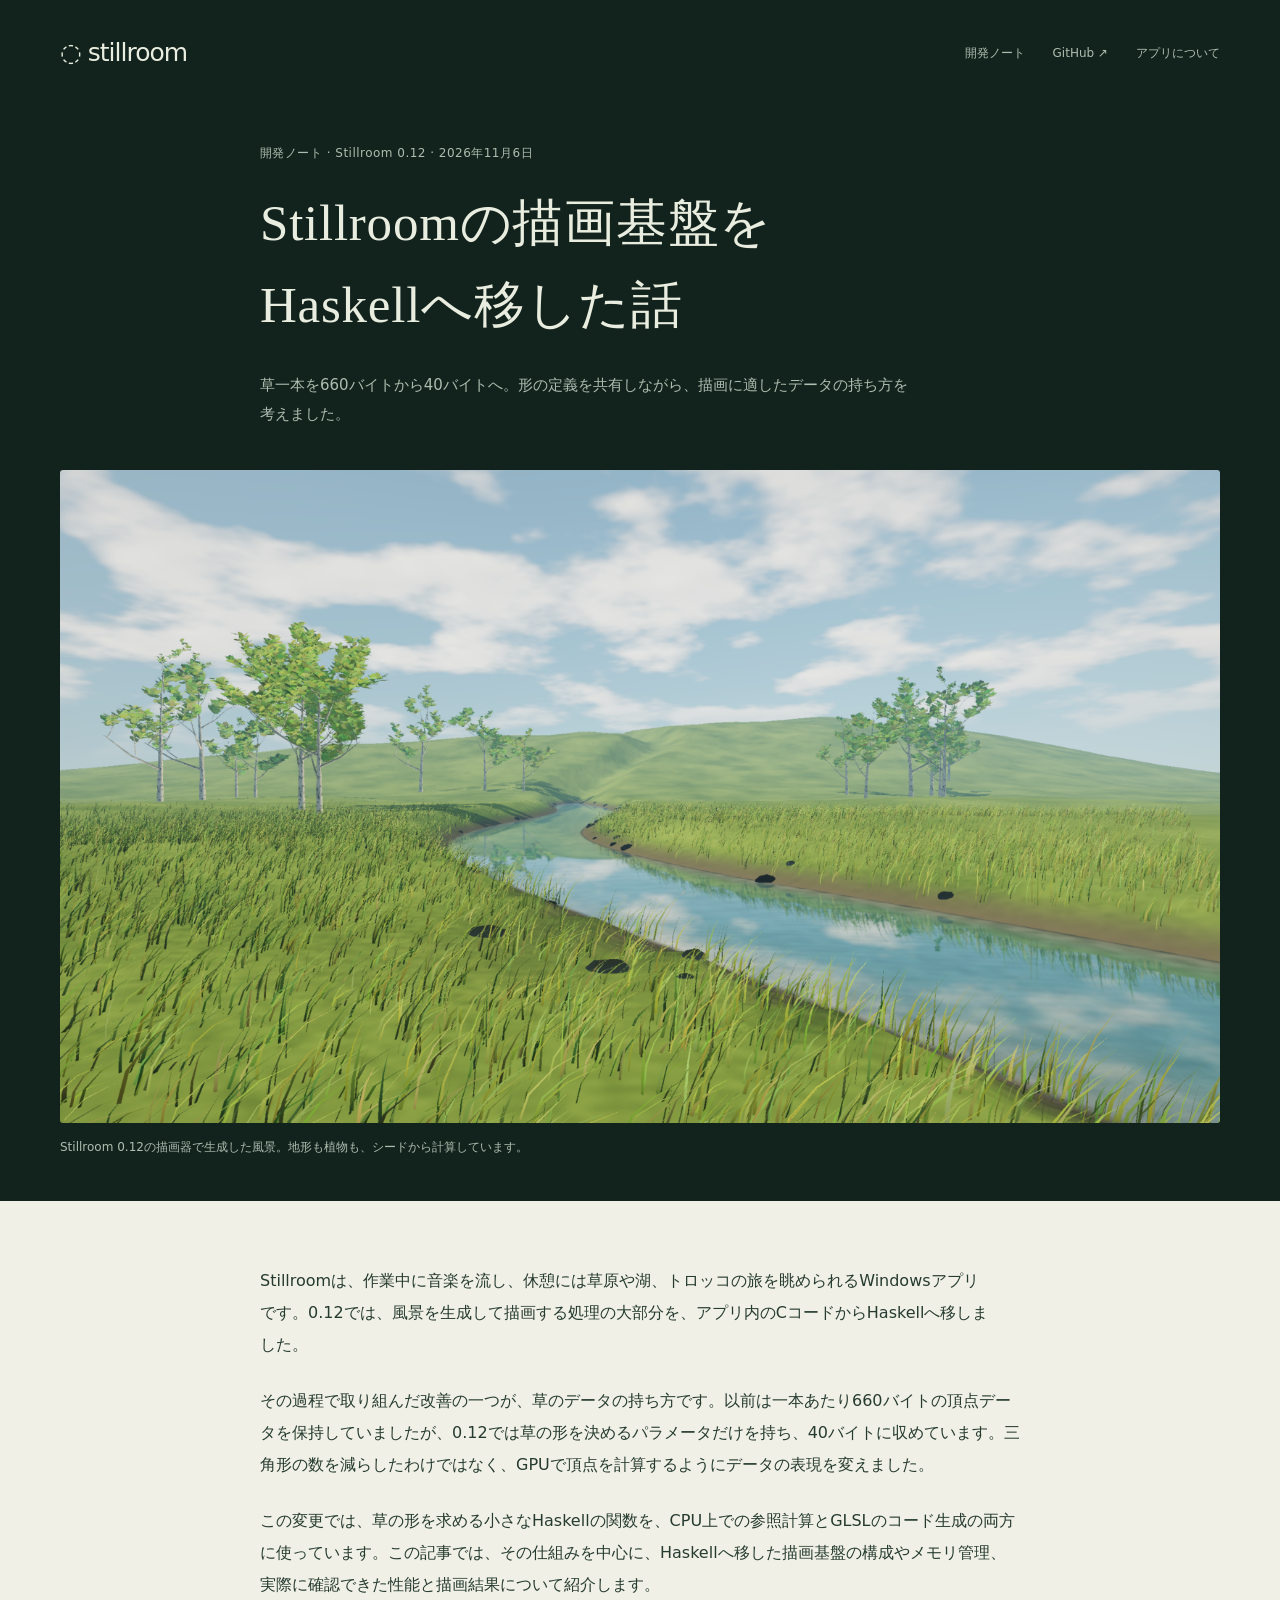
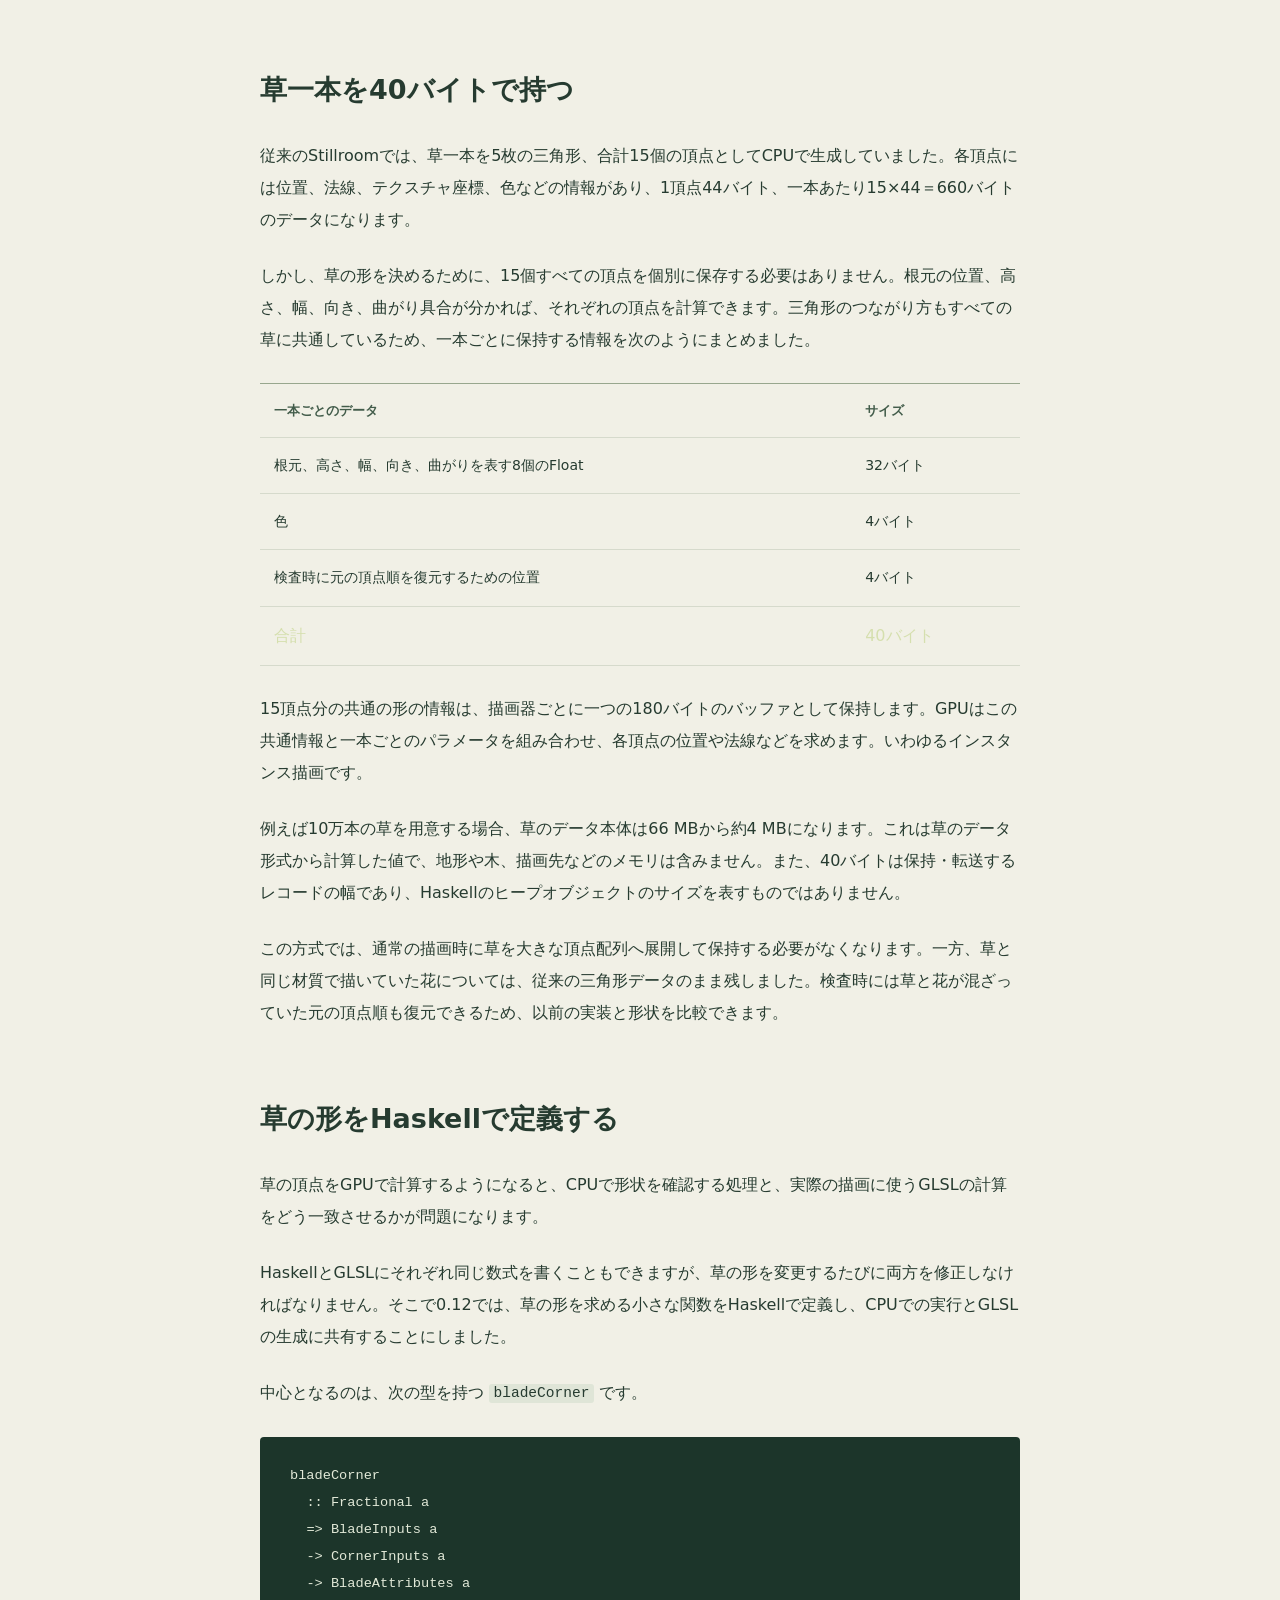
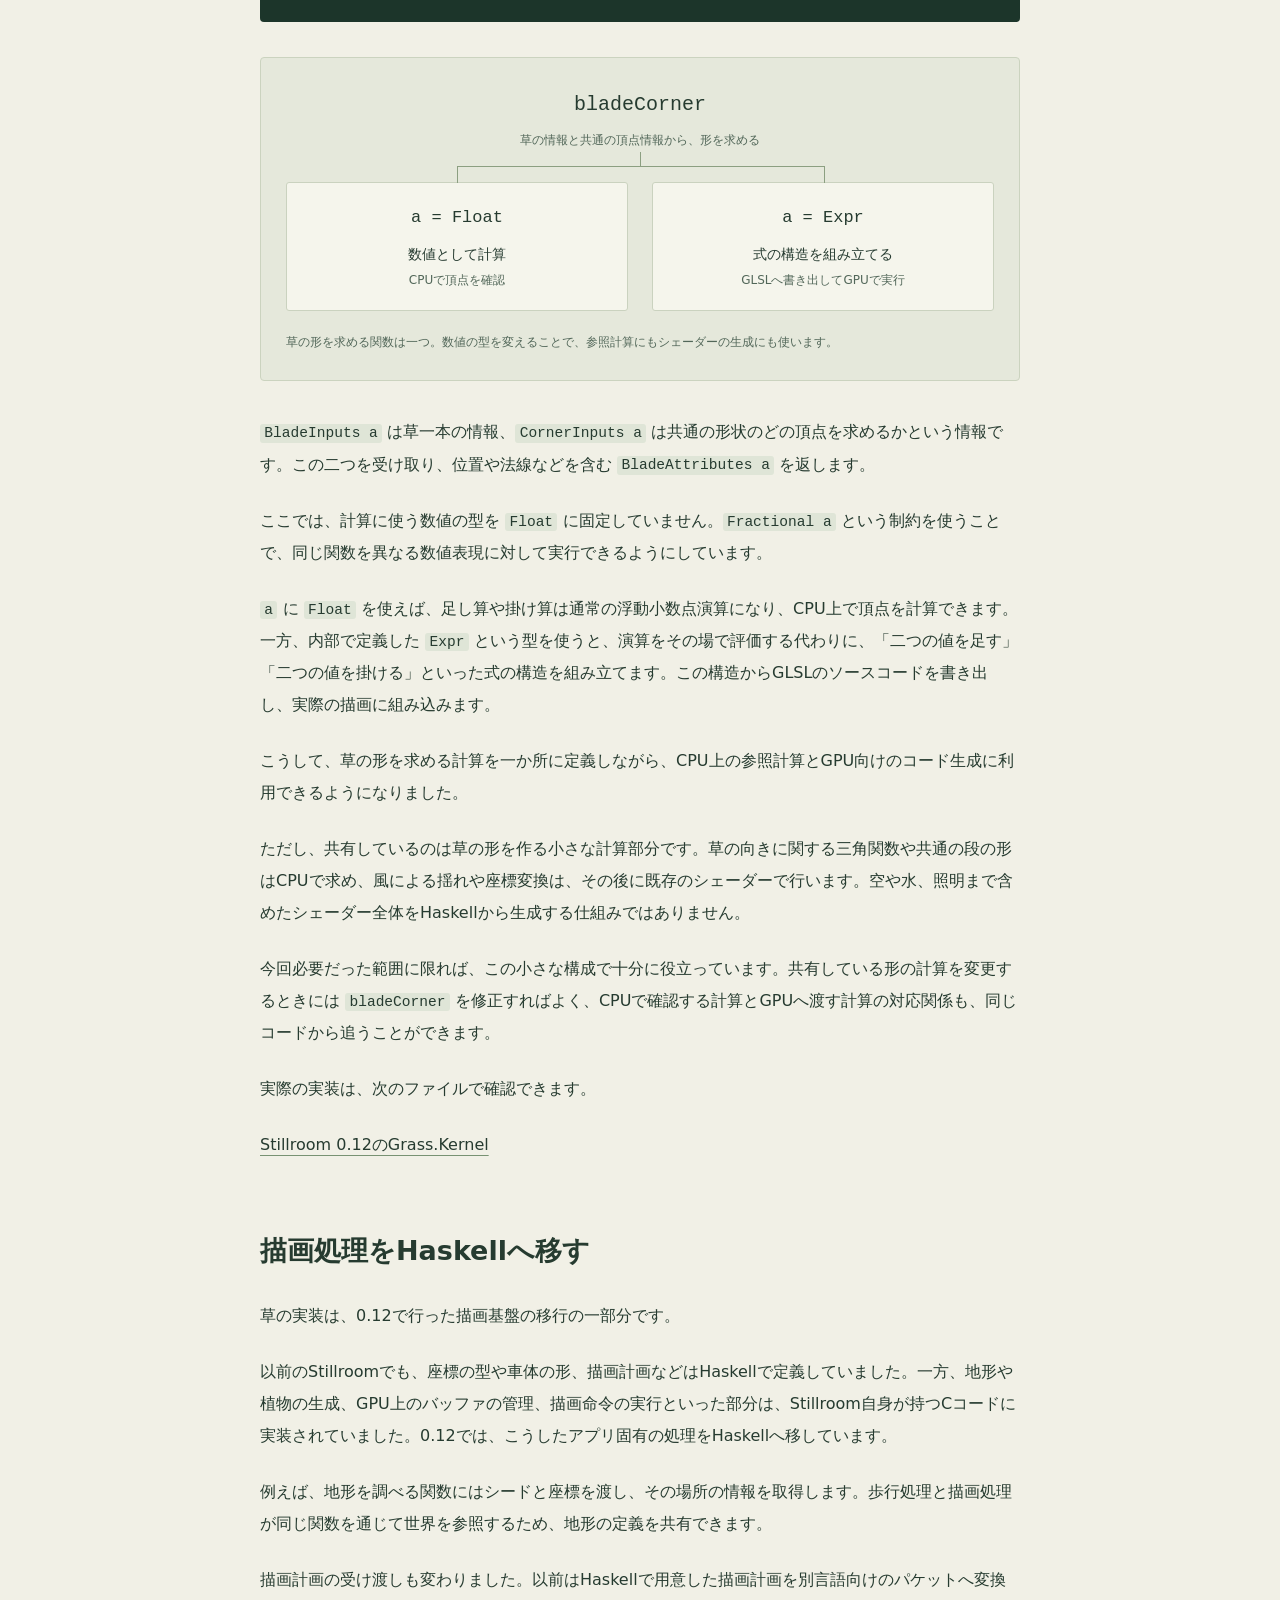
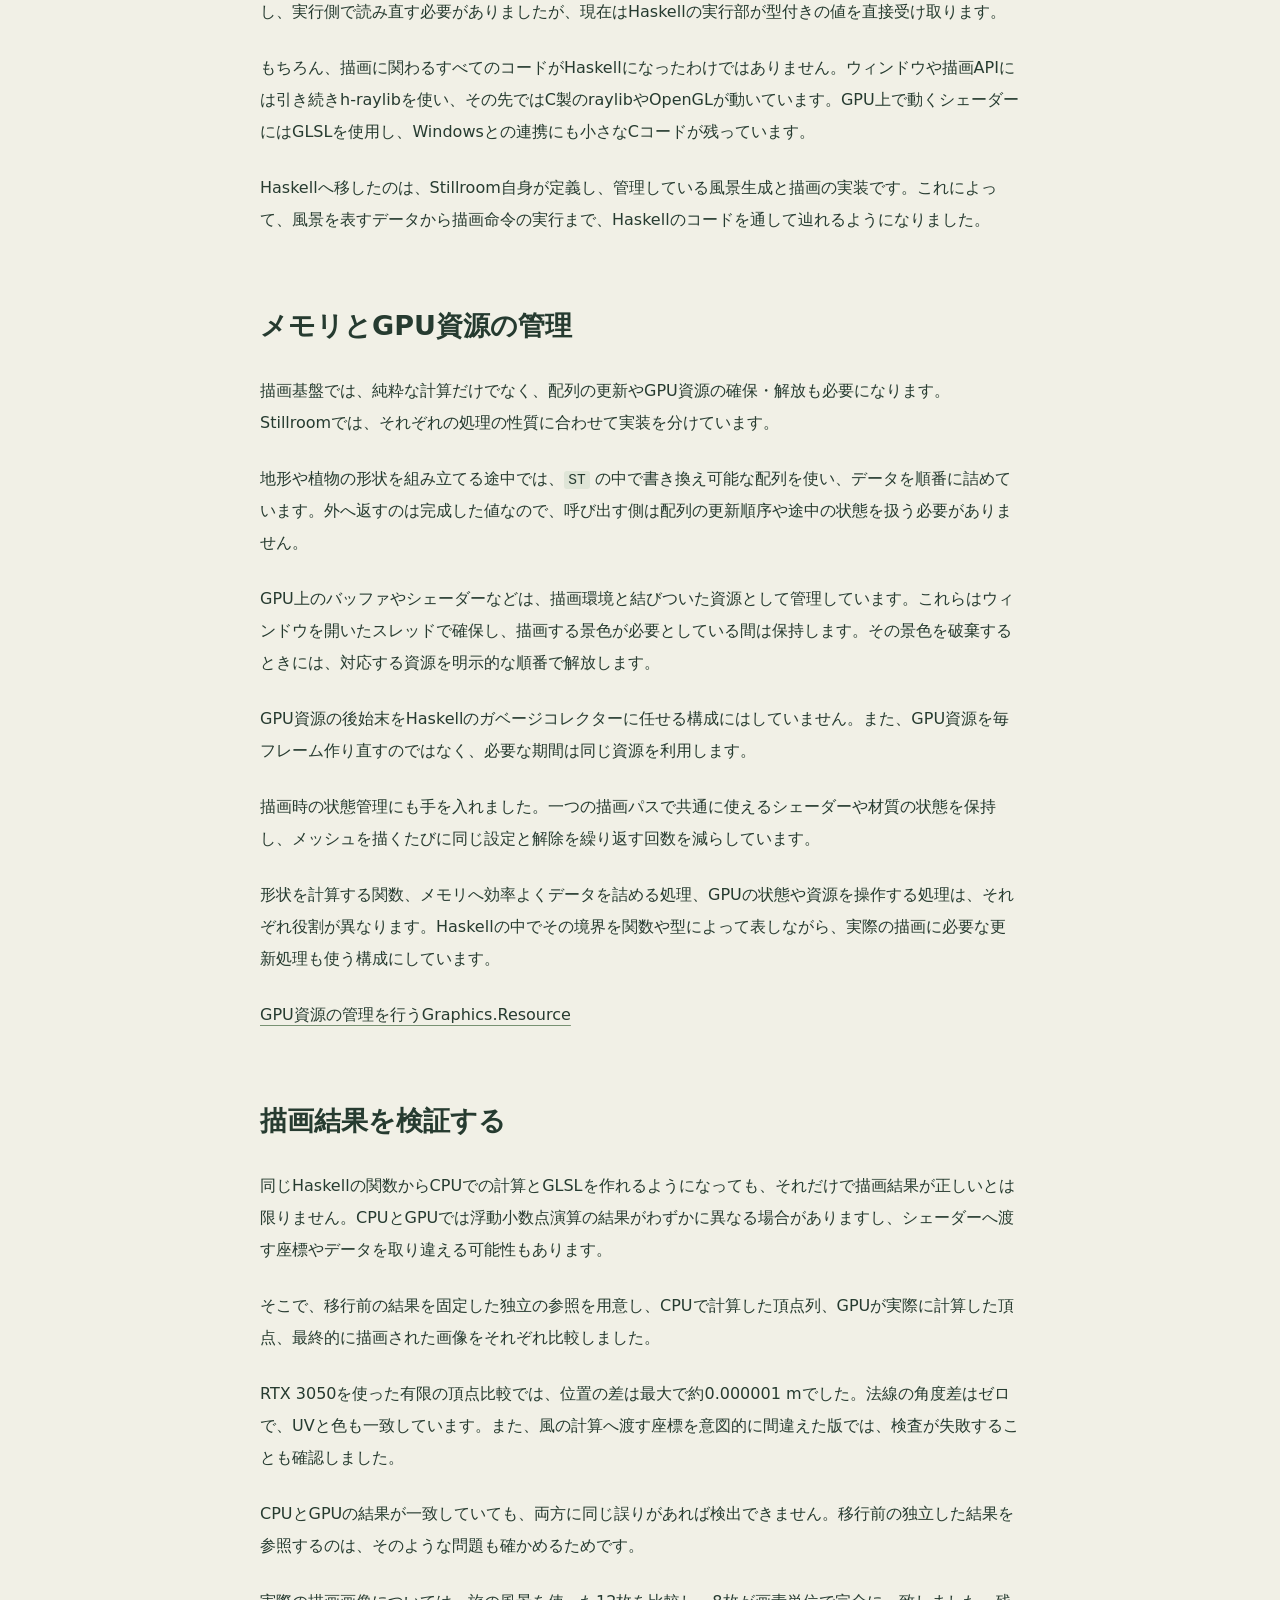
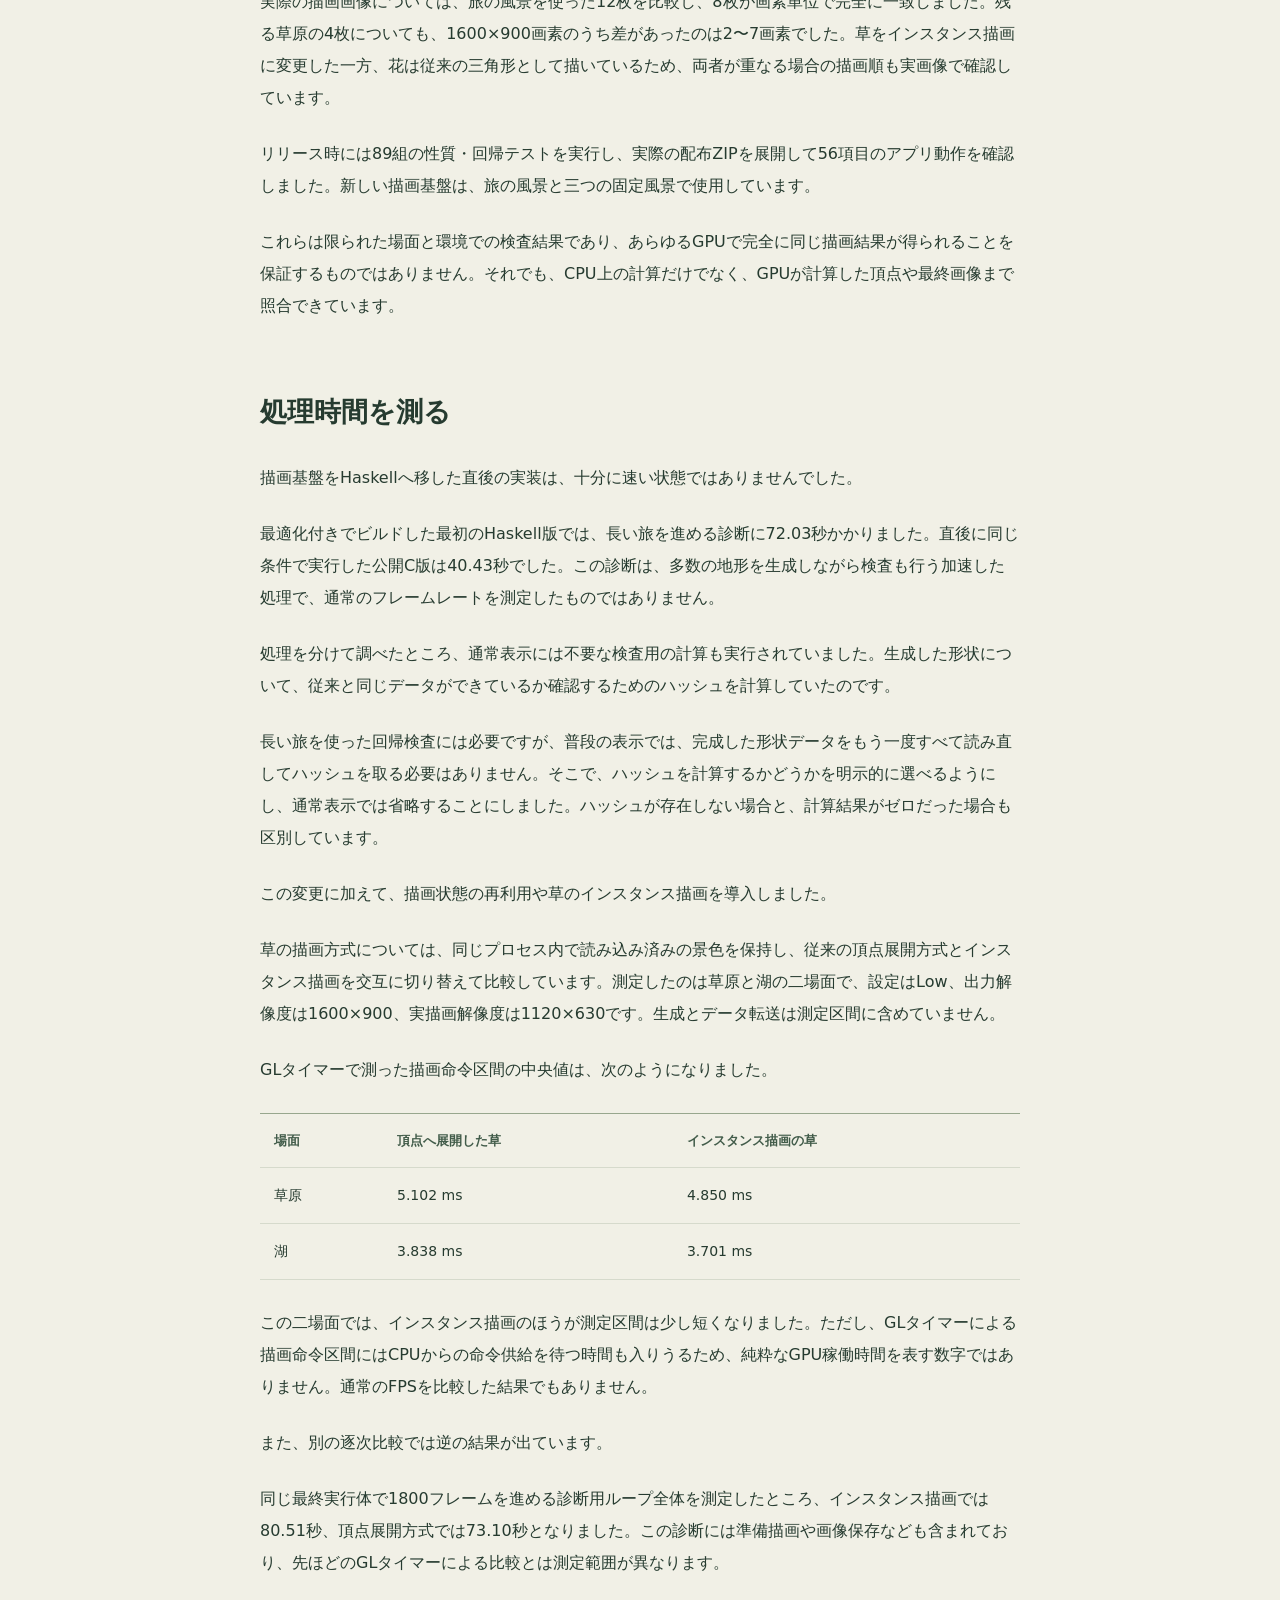
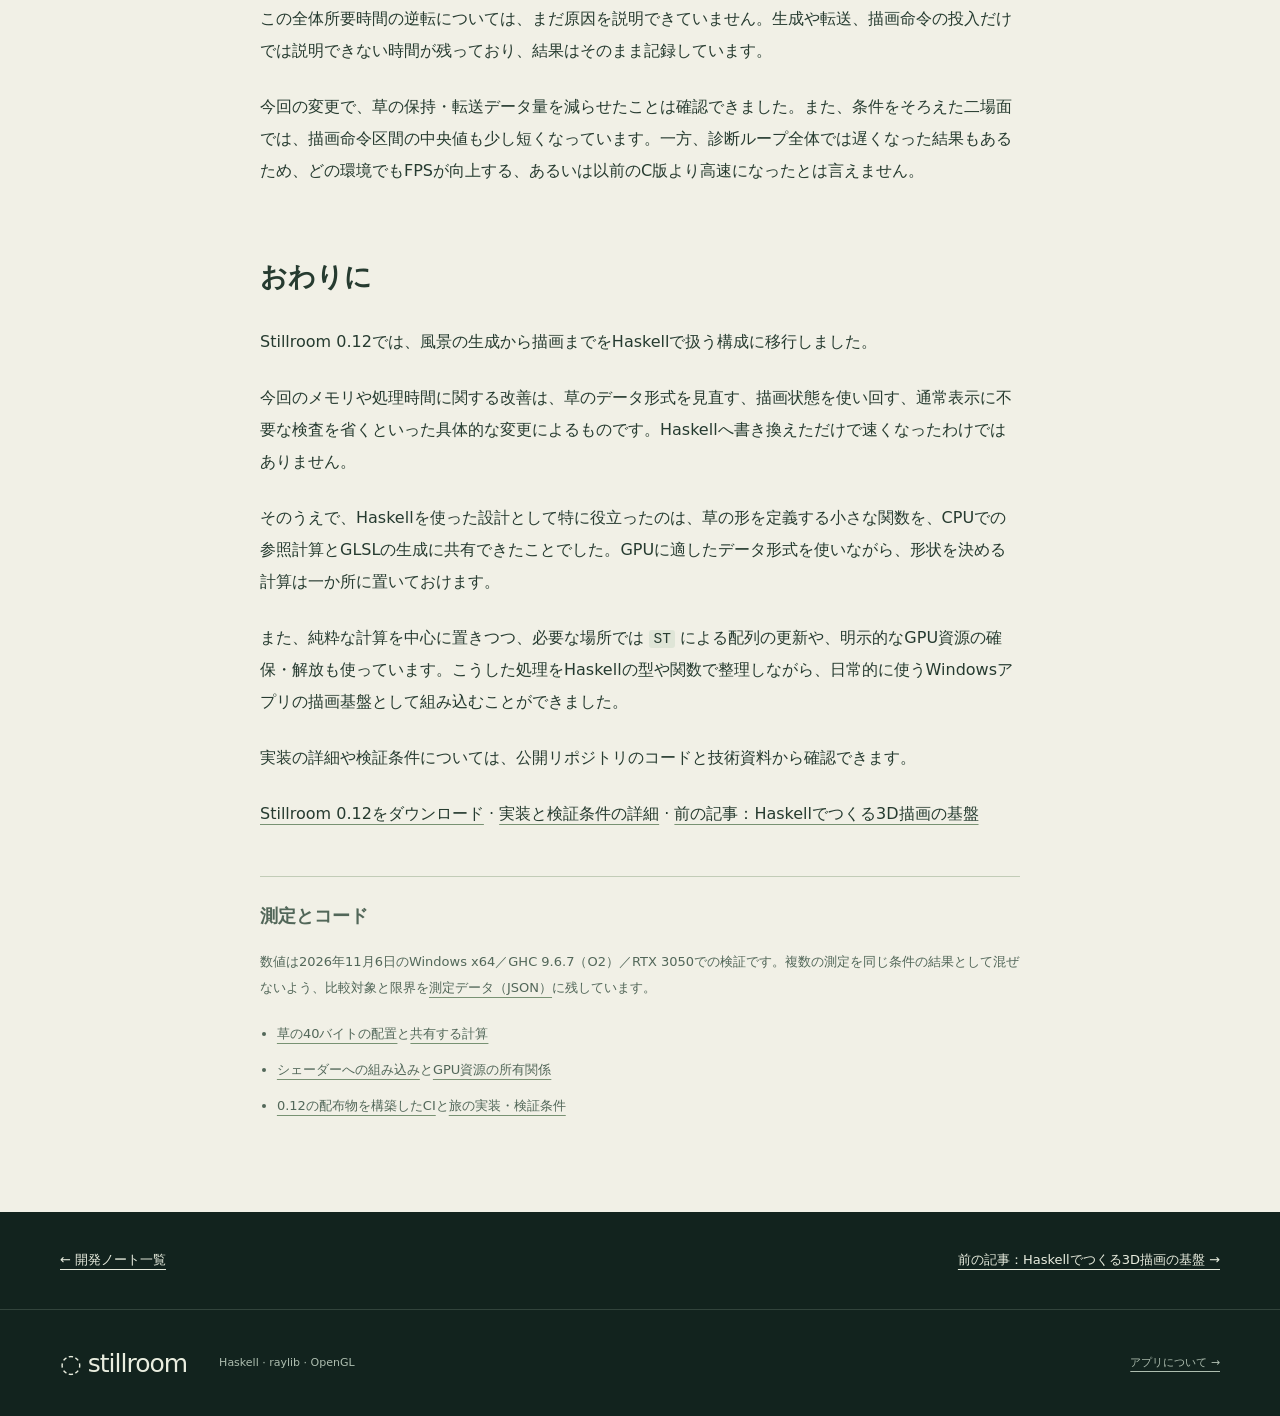
<file: docs/haskell-renderer.html>
<!doctype html>
<html lang="ja">
<head>
  <meta charset="utf-8">
  <meta name="viewport" content="width=device-width,initial-scale=1">
  <meta name="description" content="Stillroom 0.12の描画基盤をHaskellへ移行。草一本660バイトから40バイトへの表現変更、CPUとGLSLで共有する計算、GPU資源の管理と実測を紹介します。">
  <meta name="theme-color" content="#12231e">
  <meta property="og:type" content="article">
  <meta property="og:title" content="Stillroomの描画基盤をHaskellへ移した話">
  <meta property="og:description" content="草の形を一つの関数に置き、CPUで確かめ、GPUで描く。Stillroom 0.12の実装と測定。">
  <meta property="og:url" content="https://m-simplifier.github.io/stillroom/haskell-renderer.html">
  <meta property="og:image" content="https://m-simplifier.github.io/stillroom/haskell-renderer.png">
  <meta property="og:image:alt" content="Stillroom 0.12で描いた小川と草原">
  <meta property="article:published_time" content="2026-11-06">
  <title>Stillroomの描画基盤をHaskellへ移した話 — Stillroom</title>
  <link rel="canonical" href="https://m-simplifier.github.io/stillroom/haskell-renderer.html">
  <link rel="stylesheet" href="graphics-foundation.css">
  <link rel="stylesheet" href="haskell-renderer.css">
</head>
<body>
<a class="skip" href="#content">本文へ</a>
<header class="masthead wrap">
  <a class="brand" href="ja.html">◌ stillroom</a>
  <nav aria-label="メインナビゲーション"><a href="developers-ja.html">開発ノート</a><a href="https://github.com/M-simplifier/stillroom">GitHub ↗</a><a href="ja.html">アプリについて</a></nav>
</header>
<main>
  <header class="post-heading wrap">
    <p class="kicker">開発ノート · Stillroom 0.12 · <time datetime="2026-11-06">2026年11月6日</time></p>
    <h1><span>Stillroomの描画基盤を</span><span>Haskellへ移した話</span></h1>
    <p class="dek">草一本を660バイトから40バイトへ。形の定義を共有しながら、描画に適したデータの持ち方を考えました。</p>
  </header>
  <figure class="post-cover wrap">
    <img src="haskell-renderer.png" width="1600" height="900" fetchpriority="high" alt="小川と草原の風景。手前には花と草が生え、木々の向こうに丘が続く。">
    <figcaption>Stillroom 0.12の描画器で生成した風景。地形も植物も、シードから計算しています。</figcaption>
  </figure>
  <div class="post-paper">
    <article class="post" id="content" aria-label="記事本文">
<p>Stillroomは、作業中に音楽を流し、休憩には草原や湖、トロッコの旅を眺められるWindowsアプリです。0.12では、風景を生成して描画する処理の大部分を、アプリ内のCコードからHaskellへ移しました。</p>
<p>その過程で取り組んだ改善の一つが、草のデータの持ち方です。以前は一本あたり660バイトの頂点データを保持していましたが、0.12では草の形を決めるパラメータだけを持ち、40バイトに収めています。三角形の数を減らしたわけではなく、GPUで頂点を計算するようにデータの表現を変えました。</p>
<p>この変更では、草の形を求める小さなHaskellの関数を、CPU上での参照計算とGLSLのコード生成の両方に使っています。この記事では、その仕組みを中心に、Haskellへ移した描画基盤の構成やメモリ管理、実際に確認できた性能と描画結果について紹介します。</p>
<h2 id="section-1">草一本を40バイトで持つ</h2>
<p>従来のStillroomでは、草一本を5枚の三角形、合計15個の頂点としてCPUで生成していました。各頂点には位置、法線、テクスチャ座標、色などの情報があり、1頂点44バイト、一本あたり15×44＝660バイトのデータになります。</p>
<p>しかし、草の形を決めるために、15個すべての頂点を個別に保存する必要はありません。根元の位置、高さ、幅、向き、曲がり具合が分かれば、それぞれの頂点を計算できます。三角形のつながり方もすべての草に共通しているため、一本ごとに保持する情報を次のようにまとめました。</p>
<table><thead><tr><th scope="col">一本ごとのデータ</th><th scope="col">サイズ</th></tr></thead><tbody><tr><td>根元、高さ、幅、向き、曲がりを表す8個のFloat</td><td>32バイト</td></tr><tr><td>色</td><td>4バイト</td></tr><tr><td>検査時に元の頂点順を復元するための位置</td><td>4バイト</td></tr><tr><td><strong>合計</strong></td><td><strong>40バイト</strong></td></tr></tbody></table>
<p>15頂点分の共通の形の情報は、描画器ごとに一つの180バイトのバッファとして保持します。GPUはこの共通情報と一本ごとのパラメータを組み合わせ、各頂点の位置や法線などを求めます。いわゆるインスタンス描画です。</p>
<p>例えば10万本の草を用意する場合、草のデータ本体は66 MBから約4 MBになります。これは草のデータ形式から計算した値で、地形や木、描画先などのメモリは含みません。また、40バイトは保持・転送するレコードの幅であり、Haskellのヒープオブジェクトのサイズを表すものではありません。</p>
<p>この方式では、通常の描画時に草を大きな頂点配列へ展開して保持する必要がなくなります。一方、草と同じ材質で描いていた花については、従来の三角形データのまま残しました。検査時には草と花が混ざっていた元の頂点順も復元できるため、以前の実装と形状を比較できます。</p>
<h2 id="section-2">草の形をHaskellで定義する</h2>
<p>草の頂点をGPUで計算するようになると、CPUで形状を確認する処理と、実際の描画に使うGLSLの計算をどう一致させるかが問題になります。</p>
<p>HaskellとGLSLにそれぞれ同じ数式を書くこともできますが、草の形を変更するたびに両方を修正しなければなりません。そこで0.12では、草の形を求める小さな関数をHaskellで定義し、CPUでの実行とGLSLの生成に共有することにしました。</p>
<p>中心となるのは、次の型を持つ <code>bladeCorner</code> です。</p>
<pre><code>bladeCorner
  :: Fractional a
  =&gt; BladeInputs a
  -&gt; CornerInputs a
  -&gt; BladeAttributes a</code></pre>
<figure class="kernel-figure" aria-labelledby="kernel-caption">
  <div class="kernel-root"><code>bladeCorner</code><p>草の情報と共通の頂点情報から、形を求める</p></div>
  <div class="kernel-branches">
    <div><code>a = Float</code>数値として計算<span>CPUで頂点を確認</span></div>
    <div><code>a = Expr</code>式の構造を組み立てる<span>GLSLへ書き出してGPUで実行</span></div>
  </div>
  <figcaption id="kernel-caption">草の形を求める関数は一つ。数値の型を変えることで、参照計算にもシェーダーの生成にも使います。</figcaption>
</figure>
<p><code>BladeInputs a</code> は草一本の情報、<code>CornerInputs a</code> は共通の形状のどの頂点を求めるかという情報です。この二つを受け取り、位置や法線などを含む <code>BladeAttributes a</code> を返します。</p>
<p>ここでは、計算に使う数値の型を <code>Float</code> に固定していません。<code>Fractional a</code> という制約を使うことで、同じ関数を異なる数値表現に対して実行できるようにしています。</p>
<p><code>a</code> に <code>Float</code> を使えば、足し算や掛け算は通常の浮動小数点演算になり、CPU上で頂点を計算できます。一方、内部で定義した <code>Expr</code> という型を使うと、演算をその場で評価する代わりに、「二つの値を足す」「二つの値を掛ける」といった式の構造を組み立てます。この構造からGLSLのソースコードを書き出し、実際の描画に組み込みます。</p>
<p>こうして、草の形を求める計算を一か所に定義しながら、CPU上の参照計算とGPU向けのコード生成に利用できるようになりました。</p>
<p>ただし、共有しているのは草の形を作る小さな計算部分です。草の向きに関する三角関数や共通の段の形はCPUで求め、風による揺れや座標変換は、その後に既存のシェーダーで行います。空や水、照明まで含めたシェーダー全体をHaskellから生成する仕組みではありません。</p>
<p>今回必要だった範囲に限れば、この小さな構成で十分に役立っています。共有している形の計算を変更するときには <code>bladeCorner</code> を修正すればよく、CPUで確認する計算とGPUへ渡す計算の対応関係も、同じコードから追うことができます。</p>
<p>実際の実装は、次のファイルで確認できます。</p>
<p><a href="https://github.com/M-simplifier/stillroom/blob/v0.12.0/src/Stillroom/Landscape/Grass/Kernel.hs">Stillroom 0.12のGrass.Kernel</a></p>
<h2 id="section-3">描画処理をHaskellへ移す</h2>
<p>草の実装は、0.12で行った描画基盤の移行の一部分です。</p>
<p>以前のStillroomでも、座標の型や車体の形、描画計画などはHaskellで定義していました。一方、地形や植物の生成、GPU上のバッファの管理、描画命令の実行といった部分は、Stillroom自身が持つCコードに実装されていました。0.12では、こうしたアプリ固有の処理をHaskellへ移しています。</p>
<p>例えば、地形を調べる関数にはシードと座標を渡し、その場所の情報を取得します。歩行処理と描画処理が同じ関数を通じて世界を参照するため、地形の定義を共有できます。</p>
<p>描画計画の受け渡しも変わりました。以前はHaskellで用意した描画計画を別言語向けのパケットへ変換し、実行側で読み直す必要がありましたが、現在はHaskellの実行部が型付きの値を直接受け取ります。</p>
<p>もちろん、描画に関わるすべてのコードがHaskellになったわけではありません。ウィンドウや描画APIには引き続きh-raylibを使い、その先ではC製のraylibやOpenGLが動いています。GPU上で動くシェーダーにはGLSLを使用し、Windowsとの連携にも小さなCコードが残っています。</p>
<p>Haskellへ移したのは、Stillroom自身が定義し、管理している風景生成と描画の実装です。これによって、風景を表すデータから描画命令の実行まで、Haskellのコードを通して辿れるようになりました。</p>
<h2 id="section-4">メモリとGPU資源の管理</h2>
<p>描画基盤では、純粋な計算だけでなく、配列の更新やGPU資源の確保・解放も必要になります。Stillroomでは、それぞれの処理の性質に合わせて実装を分けています。</p>
<p>地形や植物の形状を組み立てる途中では、<code>ST</code> の中で書き換え可能な配列を使い、データを順番に詰めています。外へ返すのは完成した値なので、呼び出す側は配列の更新順序や途中の状態を扱う必要がありません。</p>
<p>GPU上のバッファやシェーダーなどは、描画環境と結びついた資源として管理しています。これらはウィンドウを開いたスレッドで確保し、描画する景色が必要としている間は保持します。その景色を破棄するときには、対応する資源を明示的な順番で解放します。</p>
<p>GPU資源の後始末をHaskellのガベージコレクターに任せる構成にはしていません。また、GPU資源を毎フレーム作り直すのではなく、必要な期間は同じ資源を利用します。</p>
<p>描画時の状態管理にも手を入れました。一つの描画パスで共通に使えるシェーダーや材質の状態を保持し、メッシュを描くたびに同じ設定と解除を繰り返す回数を減らしています。</p>
<p>形状を計算する関数、メモリへ効率よくデータを詰める処理、GPUの状態や資源を操作する処理は、それぞれ役割が異なります。Haskellの中でその境界を関数や型によって表しながら、実際の描画に必要な更新処理も使う構成にしています。</p>
<p><a href="https://github.com/M-simplifier/stillroom/blob/v0.12.0/runtime/Stillroom/Runtime/Graphics/Resource.hs">GPU資源の管理を行うGraphics.Resource</a></p>
<h2 id="section-5">描画結果を検証する</h2>
<p>同じHaskellの関数からCPUでの計算とGLSLを作れるようになっても、それだけで描画結果が正しいとは限りません。CPUとGPUでは浮動小数点演算の結果がわずかに異なる場合がありますし、シェーダーへ渡す座標やデータを取り違える可能性もあります。</p>
<p>そこで、移行前の結果を固定した独立の参照を用意し、CPUで計算した頂点列、GPUが実際に計算した頂点、最終的に描画された画像をそれぞれ比較しました。</p>
<p>RTX 3050を使った有限の頂点比較では、位置の差は最大で約0.000001 mでした。法線の角度差はゼロで、UVと色も一致しています。また、風の計算へ渡す座標を意図的に間違えた版では、検査が失敗することも確認しました。</p>
<p>CPUとGPUの結果が一致していても、両方に同じ誤りがあれば検出できません。移行前の独立した結果を参照するのは、そのような問題も確かめるためです。</p>
<p>実際の描画画像については、旅の風景を使った12枚を比較し、8枚が画素単位で完全に一致しました。残る草原の4枚についても、1600×900画素のうち差があったのは2〜7画素でした。草をインスタンス描画に変更した一方、花は従来の三角形として描いているため、両者が重なる場合の描画順も実画像で確認しています。</p>
<p>リリース時には89組の性質・回帰テストを実行し、実際の配布ZIPを展開して56項目のアプリ動作を確認しました。新しい描画基盤は、旅の風景と三つの固定風景で使用しています。</p>
<p>これらは限られた場面と環境での検査結果であり、あらゆるGPUで完全に同じ描画結果が得られることを保証するものではありません。それでも、CPU上の計算だけでなく、GPUが計算した頂点や最終画像まで照合できています。</p>
<h2 id="section-6">処理時間を測る</h2>
<p>描画基盤をHaskellへ移した直後の実装は、十分に速い状態ではありませんでした。</p>
<p>最適化付きでビルドした最初のHaskell版では、長い旅を進める診断に72.03秒かかりました。直後に同じ条件で実行した公開C版は40.43秒でした。この診断は、多数の地形を生成しながら検査も行う加速した処理で、通常のフレームレートを測定したものではありません。</p>
<p>処理を分けて調べたところ、通常表示には不要な検査用の計算も実行されていました。生成した形状について、従来と同じデータができているか確認するためのハッシュを計算していたのです。</p>
<p>長い旅を使った回帰検査には必要ですが、普段の表示では、完成した形状データをもう一度すべて読み直してハッシュを取る必要はありません。そこで、ハッシュを計算するかどうかを明示的に選べるようにし、通常表示では省略することにしました。ハッシュが存在しない場合と、計算結果がゼロだった場合も区別しています。</p>
<p>この変更に加えて、描画状態の再利用や草のインスタンス描画を導入しました。</p>
<p>草の描画方式については、同じプロセス内で読み込み済みの景色を保持し、従来の頂点展開方式とインスタンス描画を交互に切り替えて比較しています。測定したのは草原と湖の二場面で、設定はLow、出力解像度は1600×900、実描画解像度は1120×630です。生成とデータ転送は測定区間に含めていません。</p>
<p>GLタイマーで測った描画命令区間の中央値は、次のようになりました。</p>
<table><thead><tr><th scope="col">場面</th><th scope="col">頂点へ展開した草</th><th scope="col">インスタンス描画の草</th></tr></thead><tbody><tr><td>草原</td><td>5.102 ms</td><td>4.850 ms</td></tr><tr><td>湖</td><td>3.838 ms</td><td>3.701 ms</td></tr></tbody></table>
<p>この二場面では、インスタンス描画のほうが測定区間は少し短くなりました。ただし、GLタイマーによる描画命令区間にはCPUからの命令供給を待つ時間も入りうるため、純粋なGPU稼働時間を表す数字ではありません。通常のFPSを比較した結果でもありません。</p>
<p>また、別の逐次比較では逆の結果が出ています。</p>
<p>同じ最終実行体で1800フレームを進める診断用ループ全体を測定したところ、インスタンス描画では80.51秒、頂点展開方式では73.10秒となりました。この診断には準備描画や画像保存なども含まれており、先ほどのGLタイマーによる比較とは測定範囲が異なります。</p>
<p>この全体所要時間の逆転については、まだ原因を説明できていません。生成や転送、描画命令の投入だけでは説明できない時間が残っており、結果はそのまま記録しています。</p>
<p>今回の変更で、草の保持・転送データ量を減らせたことは確認できました。また、条件をそろえた二場面では、描画命令区間の中央値も少し短くなっています。一方、診断ループ全体では遅くなった結果もあるため、どの環境でもFPSが向上する、あるいは以前のC版より高速になったとは言えません。</p>
<h2 id="section-7">おわりに</h2>
<p>Stillroom 0.12では、風景の生成から描画までをHaskellで扱う構成に移行しました。</p>
<p>今回のメモリや処理時間に関する改善は、草のデータ形式を見直す、描画状態を使い回す、通常表示に不要な検査を省くといった具体的な変更によるものです。Haskellへ書き換えただけで速くなったわけではありません。</p>
<p>そのうえで、Haskellを使った設計として特に役立ったのは、草の形を定義する小さな関数を、CPUでの参照計算とGLSLの生成に共有できたことでした。GPUに適したデータ形式を使いながら、形状を決める計算は一か所に置いておけます。</p>
<p>また、純粋な計算を中心に置きつつ、必要な場所では <code>ST</code> による配列の更新や、明示的なGPU資源の確保・解放も使っています。こうした処理をHaskellの型や関数で整理しながら、日常的に使うWindowsアプリの描画基盤として組み込むことができました。</p>
<p>実装の詳細や検証条件については、公開リポジトリのコードと技術資料から確認できます。</p>
<p><a href="https://github.com/M-simplifier/stillroom/releases/tag/v0.12.0">Stillroom 0.12をダウンロード</a> · <a href="https://github.com/M-simplifier/stillroom/blob/v0.12.0/docs/graphics-foundation.md">実装と検証条件の詳細</a> · <a href="https://m-simplifier.github.io/stillroom/graphics-foundation.html">前の記事：Haskellでつくる3D描画の基盤</a></p>
      <aside class="post-notes" aria-labelledby="notes-title">
        <h2 id="notes-title">測定とコード</h2>
        <p>数値は2026年11月6日のWindows x64／GHC 9.6.7（O2）／RTX 3050での検証です。複数の測定を同じ条件の結果として混ぜないよう、比較対象と限界を<a href="haskell-renderer-measurements.json">測定データ（JSON）</a>に残しています。</p>
        <ul>
          <li><a href="https://github.com/M-simplifier/stillroom/blob/v0.12.0/src/Stillroom/Landscape/Grass.hs#L99">草の40バイトの配置</a>と<a href="https://github.com/M-simplifier/stillroom/blob/v0.12.0/src/Stillroom/Landscape/Grass/Kernel.hs#L16">共有する計算</a></li>
          <li><a href="https://github.com/M-simplifier/stillroom/blob/v0.12.0/runtime/Stillroom/Runtime/Graphics/Renderer.hs#L49">シェーダーへの組み込み</a>と<a href="https://github.com/M-simplifier/stillroom/blob/v0.12.0/runtime/Stillroom/Runtime/Graphics/Resource.hs#L87">GPU資源の所有関係</a></li>
          <li><a href="https://github.com/M-simplifier/stillroom/actions/runs/42205031289">0.12の配布物を構築したCI</a>と<a href="https://github.com/M-simplifier/stillroom/blob/v0.12.0/docs/journeys.md">旅の実装・検証条件</a></li>
        </ul>
      </aside>
    </article>
  </div>
  <nav class="post-nav wrap" aria-label="記事のナビゲーション"><a href="developers-ja.html">← 開発ノート一覧</a><a href="graphics-foundation.html">前の記事：Haskellでつくる3D描画の基盤 →</a></nav>
</main>
<footer class="wrap"><a class="brand" href="ja.html">◌ stillroom</a><p>Haskell · raylib · OpenGL</p><a href="ja.html">アプリについて →</a></footer>
</body>
</html>
</file>
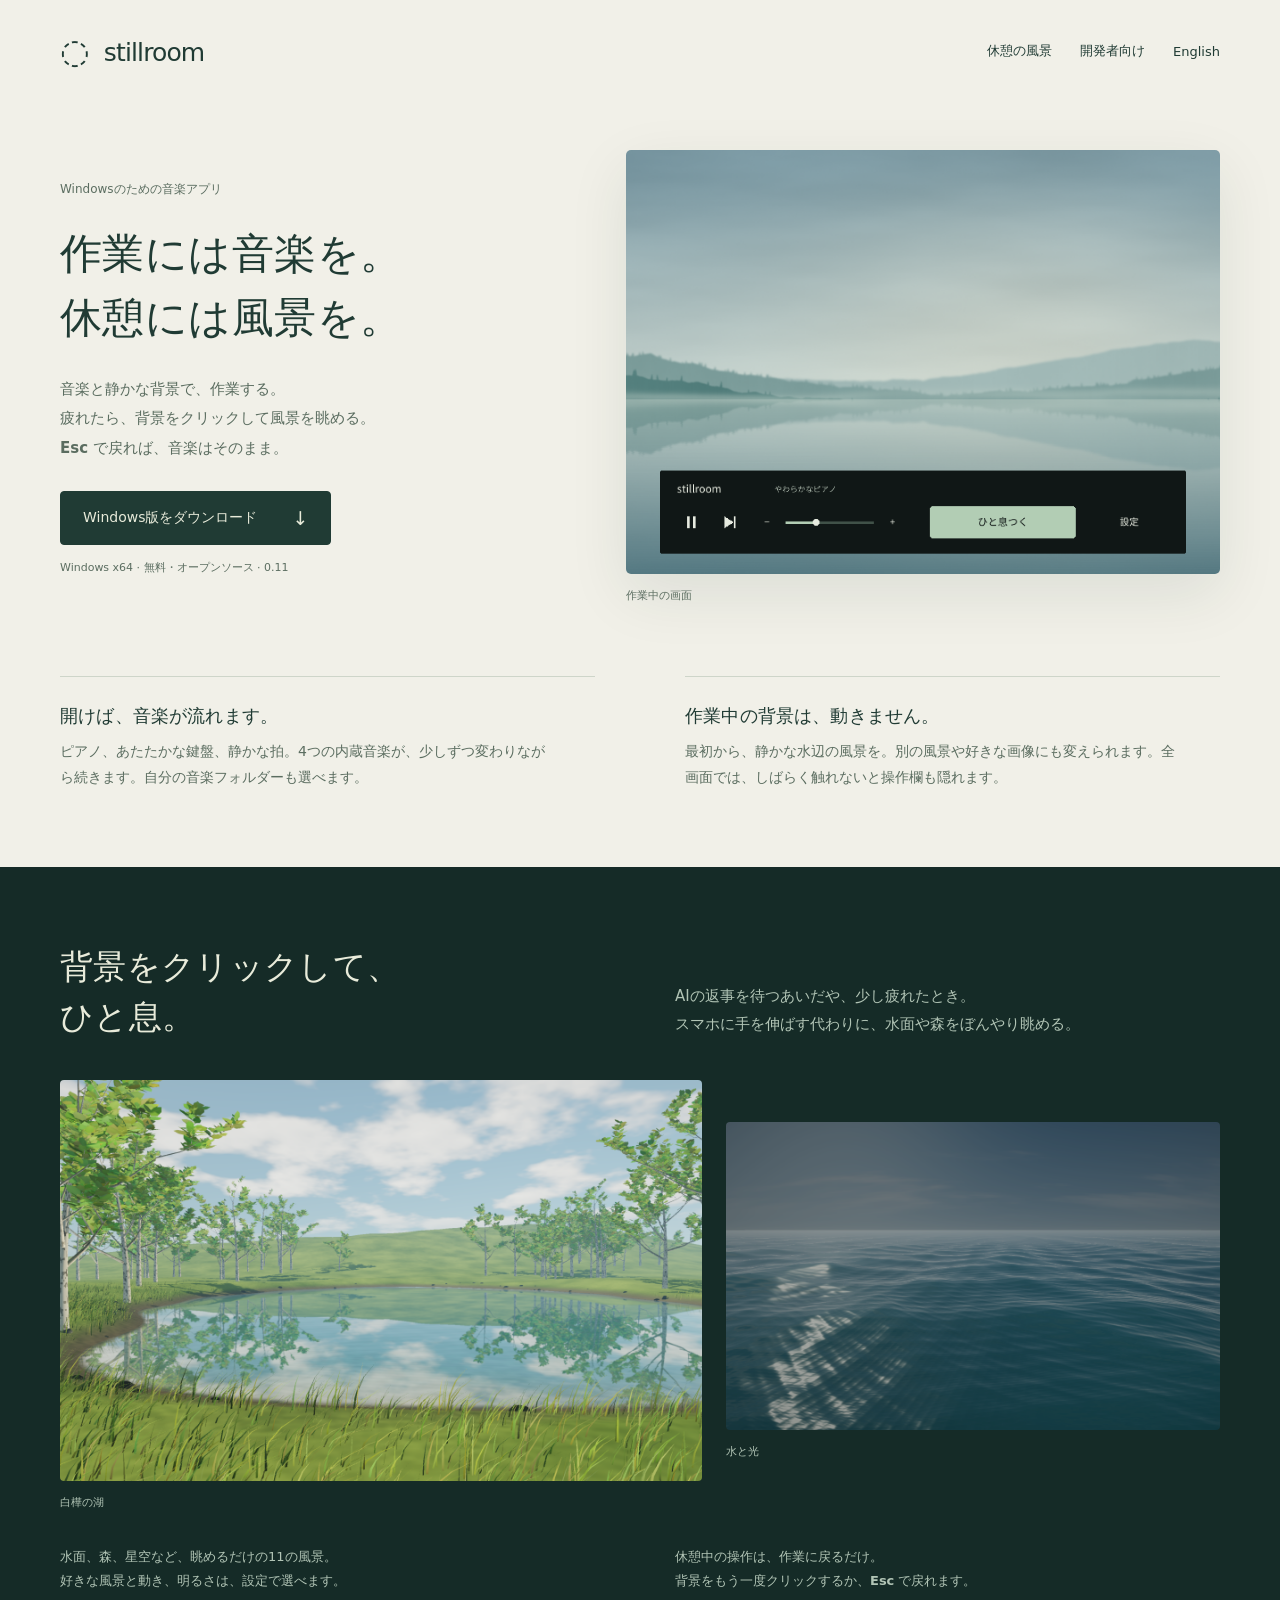
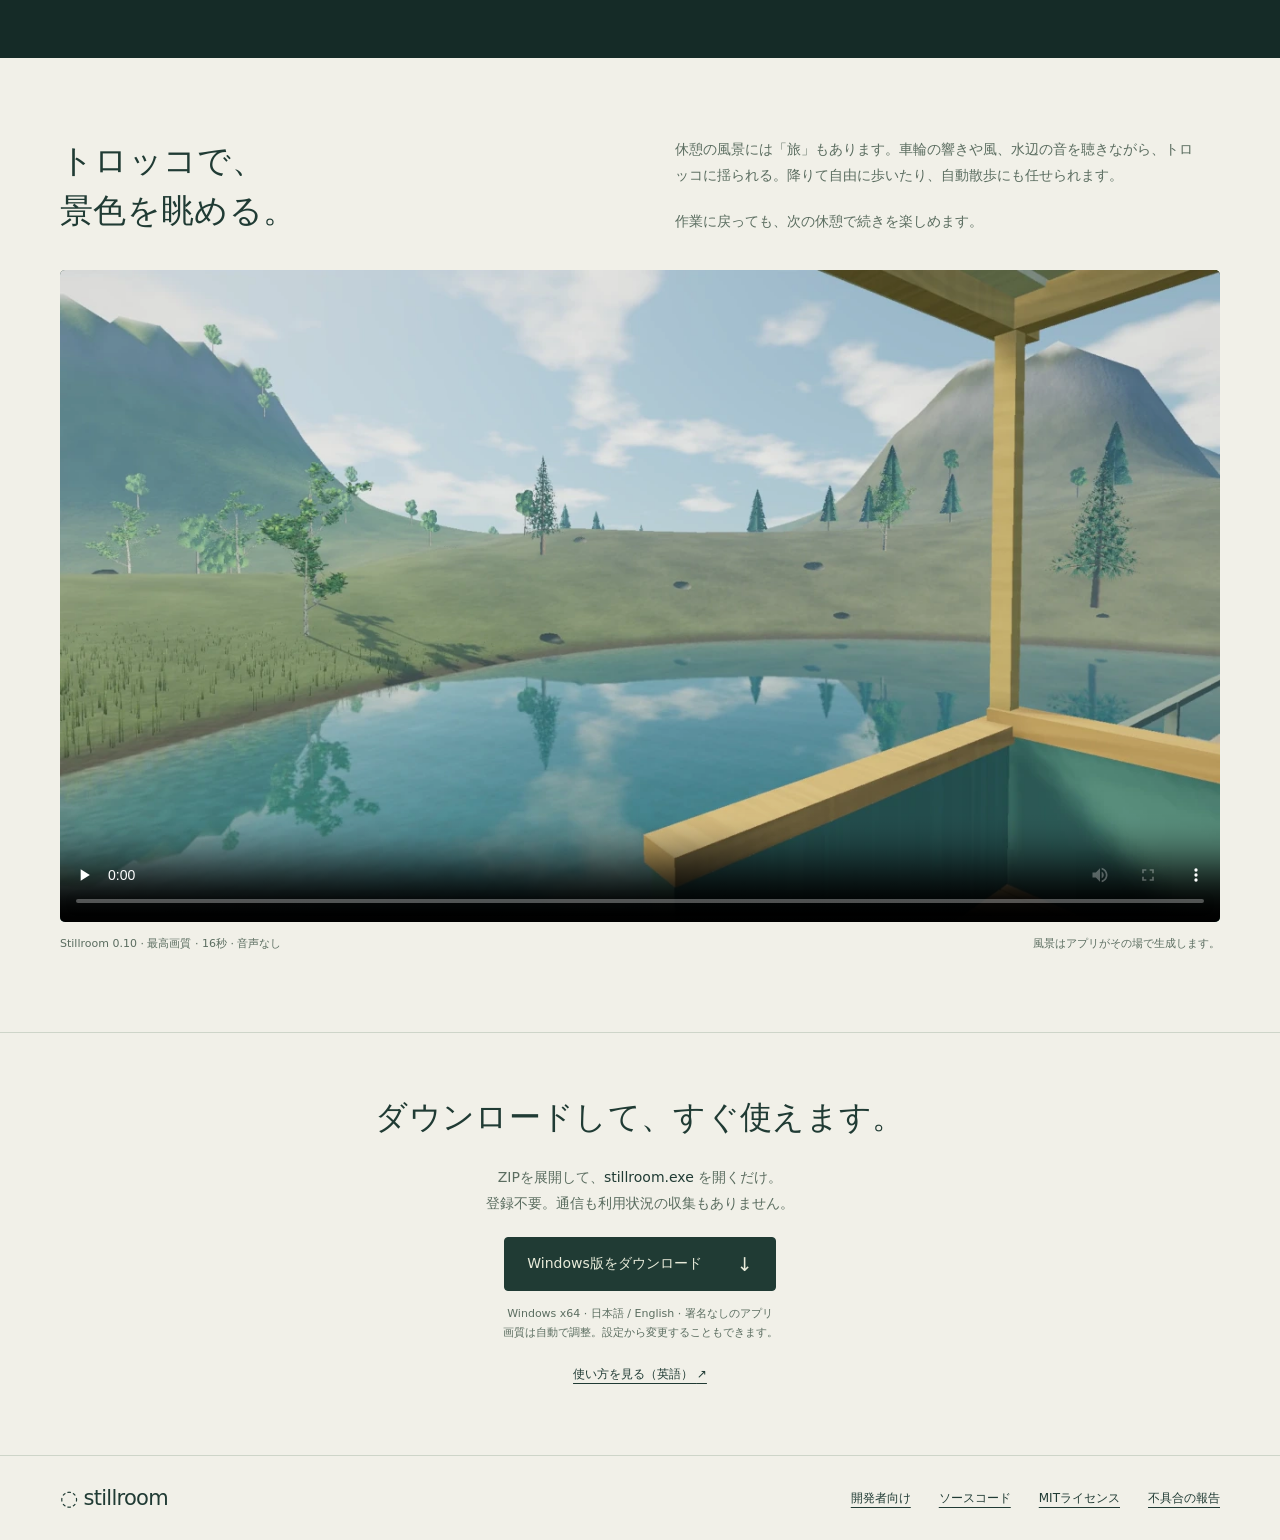
<file: docs/ja.html>
<!doctype html>
<html lang="ja">
<head>
  <meta charset="utf-8">
  <meta name="viewport" content="width=device-width, initial-scale=1">
  <meta name="description" content="作業中は音楽と静かな背景。疲れたら、クリックひとつで風景を眺める。Stillroomは無料のWindowsアプリです。内蔵音楽ですぐに使えます。">
  <meta name="theme-color" content="#152b27">
  <meta property="og:title" content="Stillroom — 作業には音楽を。休憩には風景を。">
  <meta property="og:description" content="音楽を流して作業する。疲れたら背景をクリックして、風景を眺める。無料のWindowsアプリ。">
  <meta property="og:image" content="https://m-simplifier.github.io/stillroom/room-ja.png">
  <meta property="og:locale" content="ja_JP">
  <title>Stillroom — 作業には音楽を。休憩には風景を。</title>
  <link rel="canonical" href="https://m-simplifier.github.io/stillroom/ja.html">
  <link rel="alternate" hreflang="en" href="https://m-simplifier.github.io/stillroom/">
  <link rel="alternate" hreflang="ja" href="https://m-simplifier.github.io/stillroom/ja.html">
  <link rel="stylesheet" href="style.css">
</head>
<body class="ja">
<a class="skip" href="#main">本文へ</a>
<header class="site-header">
  <a class="brand" href="ja.html" aria-label="Stillroom ホーム"><span class="mark" aria-hidden="true">◌</span> stillroom</a>
  <nav aria-label="メインナビゲーション"><a href="#rest">休憩の風景</a><a href="developers-ja.html">開発者向け</a><a href="./" lang="en" hreflang="en">English</a></nav>
</header>
<main id="main">
  <section class="hero wrap" aria-labelledby="hero-title">
    <div class="hero-copy">
      <p class="eyebrow">Windowsのための音楽アプリ</p>
      <h1 id="hero-title">作業には音楽を。<br>休憩には風景を。</h1>
      <p class="intro">音楽と静かな背景で、作業する。<br>疲れたら、背景をクリックして風景を眺める。<br><kbd>Esc</kbd> で戻れば、音楽はそのまま。</p>
      <a class="button" href="https://github.com/M-simplifier/stillroom/releases/latest">Windows版をダウンロード <span aria-hidden="true">↓</span></a>
      <p class="detail">Windows x64 · 無料・オープンソース · 0.11</p>
    </div>
    <figure class="player">
      <img src="room-ja.png" width="700" height="500" fetchpriority="high" alt="Stillroomの作業画面。静かな水辺を背景に、再生・音量・ひと息つく・設定の小さな操作欄がある。">
      <figcaption>作業中の画面</figcaption>
    </figure>
  </section>

  <section class="focus wrap" id="focus" aria-label="作業中の使い方">
    <article><h2>開けば、音楽が流れます。</h2><p>ピアノ、あたたかな鍵盤、静かな拍。4つの内蔵音楽が、少しずつ変わりながら続きます。自分の音楽フォルダーも選べます。</p></article>
    <article><h2>作業中の背景は、動きません。</h2><p>最初から、静かな水辺の風景を。別の風景や好きな画像にも変えられます。全画面では、しばらく触れないと操作欄も隠れます。</p></article>
  </section>

  <section class="rest" id="rest" aria-labelledby="rest-title">
    <div class="wrap">
      <div class="rest-intro">
        <h2 id="rest-title">背景をクリックして、<br>ひと息。</h2>
        <p>AIの返事を待つあいだや、少し疲れたとき。<br>スマホに手を伸ばす代わりに、水面や森をぼんやり眺める。</p>
      </div>
      <div class="quiet-scenes">
        <figure><img src="rest-landscape.png" width="1600" height="900" loading="lazy" alt="木々と草が湖面に映る、白樺の湖。"><figcaption>白樺の湖</figcaption></figure>
        <figure><img src="rest-water.png" width="2562" height="1442" loading="lazy" alt="青い水面に光が反射する、水と光。"><figcaption>水と光</figcaption></figure>
      </div>
      <div class="rest-notes">
        <p>水面、森、星空など、眺めるだけの11の風景。<br>好きな風景と動き、明るさは、設定で選べます。</p>
        <p>休憩中の操作は、作業に戻るだけ。<br>背景をもう一度クリックするか、<kbd>Esc</kbd> で戻れます。</p>
      </div>
    </div>
  </section>

  <section class="journey wrap" id="journey" aria-labelledby="journey-title">
    <div class="journey-copy">
      <h2 id="journey-title">トロッコで、<br>景色を眺める。</h2>
      <div><p>休憩の風景には「旅」もあります。車輪の響きや風、水辺の音を聴きながら、トロッコに揺られる。降りて自由に歩いたり、自動散歩にも任せられます。</p><p>作業に戻っても、次の休憩で続きを楽しめます。</p></div>
    </div>
    <figure class="film">
      <div class="film-frame"><video controls playsinline preload="none" poster="journey-poster.webp" width="1280" height="720" aria-label="Stillroom 0.10、最高画質の旅。16秒、音声なし。"><source src="journey.mp4" type="video/mp4"><p><a href="journey.mp4">旅の映像をダウンロード</a></p></video></div>
      <figcaption><span>Stillroom 0.10 · 最高画質 · 16秒 · 音声なし</span><span>風景はアプリがその場で生成します。</span></figcaption>
    </figure>
  </section>

  <section class="start wrap" aria-labelledby="start-title">
    <h2 id="start-title">ダウンロードして、すぐ使えます。</h2>
    <p>ZIPを展開して、<code>stillroom.exe</code> を開くだけ。<br>登録不要。通信も利用状況の収集もありません。</p>
    <a class="button" href="https://github.com/M-simplifier/stillroom/releases/latest">Windows版をダウンロード <span aria-hidden="true">↓</span></a>
    <p class="detail">Windows x64 · 日本語 / English · 署名なしのアプリ<br>画質は自動で調整。設定から変更することもできます。</p>
    <a class="guide-link" href="https://github.com/M-simplifier/stillroom/blob/main/docs/guide.md">使い方を見る（英語） <span aria-hidden="true">↗</span></a>
  </section>
</main>
<footer class="wrap">
  <a class="brand" href="ja.html">◌ stillroom</a>
  <nav aria-label="プロジェクトのリンク"><a href="developers-ja.html">開発者向け</a><a href="https://github.com/M-simplifier/stillroom">ソースコード</a><a href="https://github.com/M-simplifier/stillroom/blob/main/LICENSE">MITライセンス</a><a href="https://github.com/M-simplifier/stillroom/issues">不具合の報告</a></nav>
</footer>
</body>
</html>
</file>
<file: docs/style.css>
@charset "UTF-8";
:root {
  color-scheme: light;
  --paper: #f1f0e8;
  --ink: #203b34;
  --muted: #5b6d60;
  --line: #ced5c9;
  --dark: #152b27;
  --cream: #e8ebda;
  font-family: system-ui, -apple-system, "Segoe UI", "Noto Sans JP", sans-serif;
  font-synthesis: none;
  background: var(--paper);
  color: var(--ink);
}
* { box-sizing: border-box; }
html { scroll-padding-top: 28px; }
body { margin: 0; }
a { color: inherit; text-underline-offset: 5px; }
a:focus-visible, video:focus-visible { outline: 3px solid #659077; outline-offset: 6px; }
.wrap, .site-header { max-width: 1360px; margin-inline: auto; padding-inline: 60px; }
.site-header { min-height: 102px; display: flex; align-items: center; justify-content: space-between; gap: 24px; }
.brand { text-decoration: none; font-size: 25px; font-weight: 500; letter-spacing: -.035em; white-space: nowrap; }
.mark { font-size: 34px; vertical-align: -2px; margin-right: 8px; }
.site-header nav, footer nav { display: flex; flex-wrap: wrap; gap: 28px; align-items: center; font-size: 13px; }
.site-header nav a { text-decoration: none; }
.site-header nav a:hover { text-decoration: underline; }
.skip { position: absolute; top: -100px; left: 20px; z-index: 2; background: var(--paper); padding: 12px; }
.skip:focus { top: 16px; }
.eyebrow { font-size: 12px; color: var(--muted); margin: 0 0 22px; }
h1, h2 { font-family: Georgia, "Times New Roman", "Yu Mincho", serif; font-weight: 400; letter-spacing: -.035em; margin: 0; line-height: 1.18; }
h1 { font-size: clamp(38px, 3.8vw, 54px); }
h2 { font-size: clamp(30px, 3vw, 42px); }
p { font-size: 15px; line-height: 1.85; margin: 0 0 20px; text-wrap: pretty; }
figure { margin: 0; }
figcaption { color: var(--muted); font-size: 11px; line-height: 1.8; margin-top: 12px; }
img { display: block; max-width: 100%; height: auto; }
.hero { display: grid; grid-template-columns: 1fr 1.15fr; gap: 50px; align-items: center; padding-block: 48px 60px; }
.intro { margin: 26px 0 28px; color: var(--muted); font-size: 15px; line-height: 1.95; }
.button { display: inline-flex; align-items: center; justify-content: space-between; gap: 35px; background: var(--ink); color: var(--cream); border: 1px solid var(--ink); border-radius: 4px; padding: 15px 22px; text-decoration: none; font-size: 14px; font-weight: 500; }
.button:hover { background: #315647; }
.button span { font-size: 19px; }
.detail { font-size: 11px; color: var(--muted); margin: 13px 0 0; line-height: 1.8; }
.player img { width: 100%; border-radius: 5px; box-shadow: 0 20px 60px #18382b18; }
kbd { font-family: inherit; font-weight: 600; }
.focus { display: grid; grid-template-columns: 1fr 1fr; gap: 90px; padding-block: 10px 76px; }
.focus article { border-top: 1px solid var(--line); padding-top: 25px; }
.focus h2 { font: 500 18px/1.6 system-ui, -apple-system, "Segoe UI", sans-serif; letter-spacing: 0; margin-bottom: 10px; }
.focus p { color: var(--muted); font-size: 14px; margin: 0; max-width: 490px; }
.rest { background: var(--dark); color: var(--cream); padding-block: 75px 65px; }
.rest-intro { display: grid; grid-template-columns: 1fr 1fr; align-items: end; gap: 70px; margin-bottom: 38px; }
.rest-intro > p { color: #b1c4b5; margin: 0 0 3px; }
.quiet-scenes { display: grid; grid-template-columns: 1.3fr 1fr; gap: 24px; }
.quiet-scenes img { width: 100%; aspect-ratio: 16/10; object-fit: cover; border-radius: 4px; }
.quiet-scenes figure:nth-child(2) { padding-top: 42px; }
.quiet-scenes figcaption { color: #b1c4b5; }
.rest-notes { display: grid; grid-template-columns: 1fr 1fr; gap: 70px; margin-top: 32px; }
.rest-notes p { font-size: 13px; color: #b1c4b5; margin: 0; }
.journey { padding-block: 78px; }
.journey-copy { display: grid; grid-template-columns: 1fr 1fr; gap: 70px; align-items: center; margin-bottom: 34px; }
.journey-copy p { color: var(--muted); font-size: 14px; max-width: 530px; }
.journey-copy p:last-child { margin-bottom: 0; }
.film-frame { background: #223f39; border-radius: 5px; overflow: hidden; }
.film video { display: block; width: 100%; height: auto; aspect-ratio: 16/9; background: #193931; }
.film figcaption { display: flex; flex-wrap: wrap; justify-content: space-between; gap: 4px 24px; }
.start { padding-block: 60px 72px; text-align: center; border-top: 1px solid var(--line); }
.start h2 { font-size: clamp(29px, 3.5vw, 44px); margin-bottom: 24px; }
.start > p:not(.detail) { font-size: 14px; color: var(--muted); }
.start .button { min-width: 250px; }
.start code { font-family: inherit; color: var(--ink); }
.guide-link { display: inline-block; font-size: 12px; margin-top: 23px; }
footer { border-top: 1px solid var(--line); padding-block: 30px; display: flex; align-items: center; justify-content: space-between; gap: 24px; flex-wrap: wrap; }
footer .brand { font-size: 21px; }
footer nav { font-size: 12px; }
.ja h1, .ja h2 { letter-spacing: .01em; line-height: 1.5; }
.ja h1 { font-size: clamp(31px, 3.3vw, 46px); }
.ja h2 { font-size: clamp(25px, 2.6vw, 36px); }
.ja .focus h2 { font-size: 18px; }
.ja .start h2 { font-size: clamp(24px, 2.5vw, 34px); }
@media (max-width: 1050px) {
  .wrap, .site-header { padding-inline: 32px; }
  .hero { gap: 30px; }
  .focus, .rest-intro, .rest-notes, .journey-copy { gap: 40px; }
}
@media (max-width: 800px) {
  .wrap, .site-header { padding-inline: 24px; }
  .site-header { min-height: 86px; }
  .site-header nav { gap: 18px; font-size: 12px; }
  .hero { grid-template-columns: 1fr; gap: 30px; padding-block: 28px 42px; }
  .hero-copy { max-width: 600px; }
  h1 { font-size: clamp(36px, 6.2vw, 52px); }
  .ja h1 { font-size: clamp(32px, 5.6vw, 44px); }
  .player { max-width: 700px; width: 100%; }
  .focus { gap: 28px; padding-bottom: 54px; }
  .rest { padding-block: 52px; }
  .rest-intro, .journey-copy { grid-template-columns: 1fr; gap: 24px; }
  .quiet-scenes { gap: 18px; }
  .quiet-scenes figure:nth-child(2) { padding-top: 28px; }
  .rest-notes { gap: 28px; }
  .journey { padding-block: 54px; }
  .start { padding-block: 48px 56px; }
}
@media (max-width: 500px) {
  .wrap, .site-header { padding-inline: 22px; }
  .brand { font-size: 22px; }
  .mark { font-size: 29px; margin-right: 4px; }
  .site-header nav { gap: 14px; font-size: 11px; }
  .site-header nav a:first-child { display: none; }
  .intro { font-size: 14px; }
  .intro br { display: none; }
  .button { font-size: 13px; gap: 28px; }
  .focus, .rest-notes, .quiet-scenes { grid-template-columns: 1fr; gap: 25px; }
  .quiet-scenes figure:nth-child(2) { padding-top: 0; }
  .quiet-scenes img { aspect-ratio: 16/9; }
  .rest-intro p { font-size: 14px; }
  .rest-notes p br, .start p br { display: none; }
  figcaption { font-size: 10px; }
  footer nav { gap: 17px; font-size: 11px; }
}
</file>
<file: docs/developers.css>
.developer-home { padding-top: 48px; padding-bottom: 72px; }
.developer-intro { max-width: 820px; margin-bottom: 45px; }
.developer-intro .kicker { margin-bottom: 18px; }
.developer-intro h1 { font-size: clamp(36px, 4vw, 54px); }
.developer-intro > p:last-child { margin: 24px 0 0; color: var(--muted); }
.feature-story { border-block: 1px solid var(--line); }
.feature-story + .feature-story { border-top: 0; }
.feature-story > a { display: grid; grid-template-columns: 1.2fr 1fr; gap: 46px; align-items: center; padding-block: 28px; text-decoration: none; }
.feature-story img { display: block; width: 100%; height: auto; border-radius: 4px; }
.feature-copy .kicker { font-size: 11px; letter-spacing: .02em; margin-bottom: 16px; }
.feature-copy h2 { font-size: clamp(27px, 2.6vw, 37px); }
.feature-copy > p:not(.kicker) { font-size: 14px; color: var(--muted); margin: 18px 0; }
.read-story { display: inline-flex; gap: 24px; font-size: 13px; border-bottom: 1px solid #7c947f; padding-bottom: 4px; }
.feature-story > a:hover .read-story { border-color: var(--ink); }
.developer-resources { margin-top: 62px; }
.developer-resources > h2 { font-size: 24px; }
.resource-list { display: grid; grid-template-columns: repeat(3, 1fr); gap: 32px; margin-top: 28px; }
.resource-list > a { border-top: 1px solid var(--line); padding-top: 13px; text-decoration: none; }
.resource-list h3 { display: flex; justify-content: space-between; gap: 15px; font-size: 16px; margin-bottom: 9px; }
.resource-list p { font-size: 13px; color: var(--muted); margin: 0; }
.resource-list a:hover h3 { text-decoration: underline; text-underline-offset: 5px; }
.masthead nav a:last-child { display: inline; }
.en h1, .en h2 { letter-spacing: -.025em; line-height: 1.22; }
@media (max-width: 800px) {
  .developer-home { padding-top: 26px; padding-bottom: 50px; }
  .feature-story > a { grid-template-columns: 1fr; gap: 24px; padding-bottom: 32px; }
  .feature-copy { max-width: 620px; }
  .resource-list { grid-template-columns: 1fr; gap: 28px; }
  .developer-intro br { display: none; }
  .developer-resources { margin-top: 40px; }
}
@media (max-width: 500px) {
  .masthead nav { gap: 13px; font-size: 11px; }
  .masthead nav a:nth-child(2) { display: none; }
  .developer-intro > p:last-child { font-size: 14px; }
}
</file>
<file: docs/haskell-renderer.css>
/* A quiet reading surface for the v0.12 engineering article. */
.post-heading { max-width: 880px; padding-block: 38px 42px; }
.post-heading .kicker { margin-bottom: 20px; font-size: 12px; }
.post-heading h1 { font-size: clamp(31px, 4.3vw, 51px); line-height: 1.6; letter-spacing: .015em; text-wrap: balance; }
.post-heading h1 span { display: block; }
.post-heading .dek { max-width: 650px; margin: 25px 0 0; color: var(--muted); font-size: 15px; }
.post-cover { margin: 0 auto; padding-bottom: 42px; }
.post-cover img { display: block; width: 100%; height: auto; border-radius: 3px; }
.post-cover figcaption { margin-top: 13px; font-size: 12px; }
.post-paper { background: var(--paper); color: #263b30; color-scheme: light; --muted: #526759; --line: #5c74552e; }
.post { width: min(100%, 850px); margin: auto; padding: 64px 45px 80px; font-size: 16px; line-height: 2; }
.post p { margin-bottom: 1.5em; }
.post h2 { font-family: inherit; font-size: clamp(22px, 2.6vw, 27px); font-weight: 600; letter-spacing: 0; line-height: 1.65; margin: 2.5em 0 1em; scroll-margin-top: 25px; }
.post h2:first-child { margin-top: 0; }
.post a { text-decoration-color: #789273; text-decoration-thickness: 1px; }
.post a:hover { text-decoration-color: currentColor; }
.post code { font-size: .91em; overflow-wrap: anywhere; }
.post p code { background: #dfe5d7; padding: .08em .3em; border-radius: 3px; }
.post pre { background: #1c352a; color: #e2e9d8; padding: 25px 30px; margin: 28px 0; border-radius: 4px; font-size: 15px; line-height: 1.8; }
.post table { margin: 27px 0; font-size: 14px; line-height: 1.8; }
.post th, .post td { width: auto; padding: 15px 14px; border-bottom: 1px solid var(--line); }
.post thead th { color: #425c4a; font-size: 13px; border-top: 1px solid #98a78e; font-weight: 600; }
.post td:last-child { color: inherit; }
.post td:not(:first-child) { font-variant-numeric: tabular-nums; }
.post .source-link { font-size: 13px; color: var(--muted); }
.kernel-figure { margin: 35px 0; padding: 27px 25px; background: #e5e8db; border: 1px solid #cbd3bf; border-radius: 4px; }
.kernel-root { text-align: center; }
.kernel-root code { font-size: 20px; }
.kernel-root p { font-size: 12px; color: var(--muted); margin: 3px 0 0; }
.kernel-branches { display: grid; grid-template-columns: 1fr 1fr; gap: 24px; padding-top: 30px; position: relative; }
.kernel-branches:before { content: ''; position: absolute; width: calc(50% + 12px); height: 16px; border-top: 1px solid #8c9f81; border-inline: 1px solid #8c9f81; top: 14px; left: calc(25% - 6px); }
.kernel-root:after { content: ''; display: block; width: 1px; height: 14px; background: #8c9f81; margin: auto; margin-bottom: -14px; }
.kernel-branches > div { padding: 18px 12px; background: #f5f5ec; border: 1px solid #cad2bf; border-radius: 3px; text-align: center; font-size: 14px; }
.kernel-branches code { display: block; margin-bottom: 5px; font-size: 17px; }
.kernel-branches span { display: block; font-size: 12px; color: var(--muted); }
.kernel-figure figcaption { margin-top: 20px; font-size: 12px; }
.post-notes { border-top: 1px solid #c2ccb7; margin-top: 46px; padding-top: 24px; font-size: 13px; color: var(--muted); }
.post-notes h2 { font-size: 18px; margin-top: 0; }
.post-notes ul { padding-left: 1.3em; }
.post-notes li { margin: .8em 0; }
.post-notes p:last-child { margin: 0; }
.post-nav { padding-block: 36px; display: flex; justify-content: space-between; gap: 25px; font-size: 13px; }
.masthead nav a:last-child { display: inline; }
@media (max-width: 680px) {
  .post-heading { padding-block: 22px 28px; }
  .post-heading h1 { font-size: clamp(25px, 7.4vw, 31px); }
  .post-heading .dek { font-size: 14px; }
  .post-cover { padding-bottom: 28px; }
  .post-cover figcaption { font-size: 11px; }
  .post { padding: 38px 22px 50px; font-size: 15px; line-height: 1.95; }
  .post pre { padding: 21px 18px; font-size: 13px; }
  .post th, .post td { padding: 12px 8px; font-size: 12px; }
  .post thead th { font-size: 11px; }
  .kernel-figure { padding: 22px 14px; }
  .kernel-branches { gap: 12px; }
  .kernel-branches:before { width: calc(50% + 6px); left: calc(25% - 3px); }
  .kernel-branches > div { padding: 15px 8px; font-size: 12px; }
  .kernel-branches code { font-size: 15px; }
  .post-nav { flex-direction: column; gap: 15px; }
}
</file>
